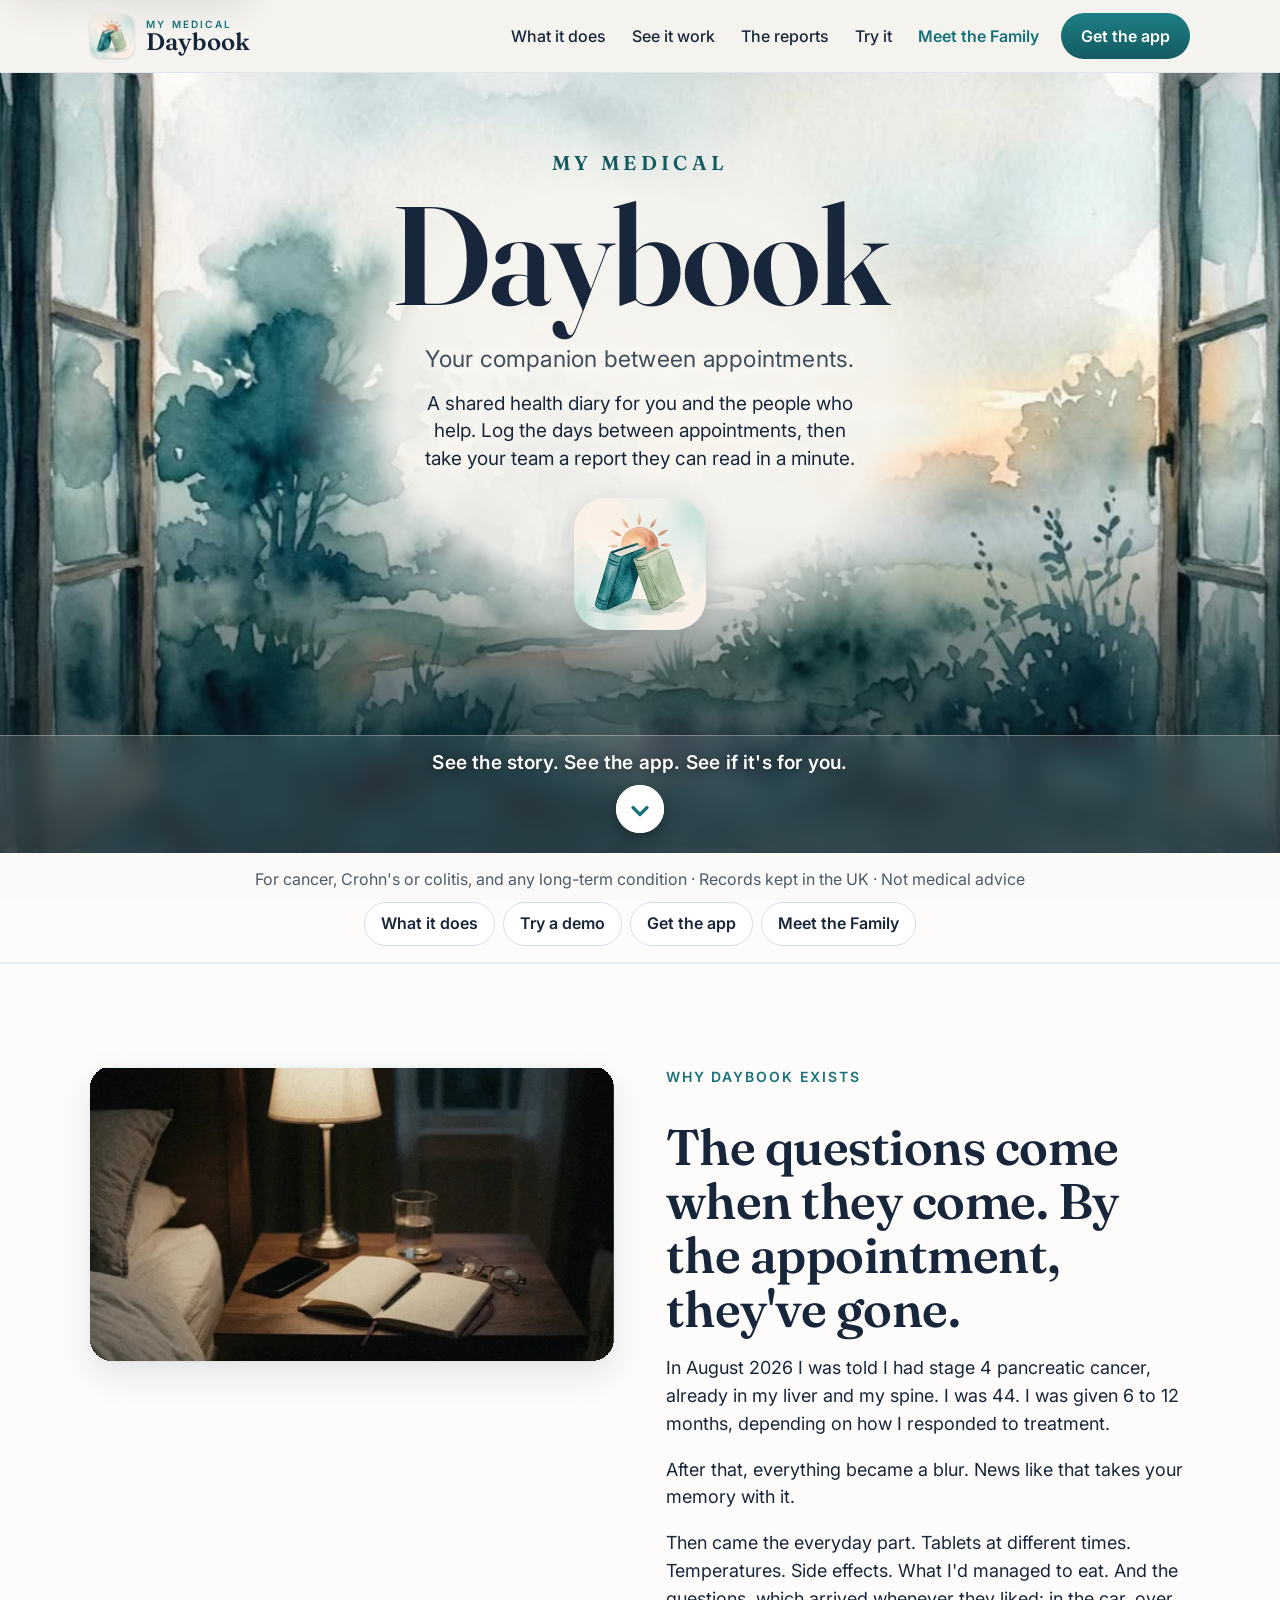
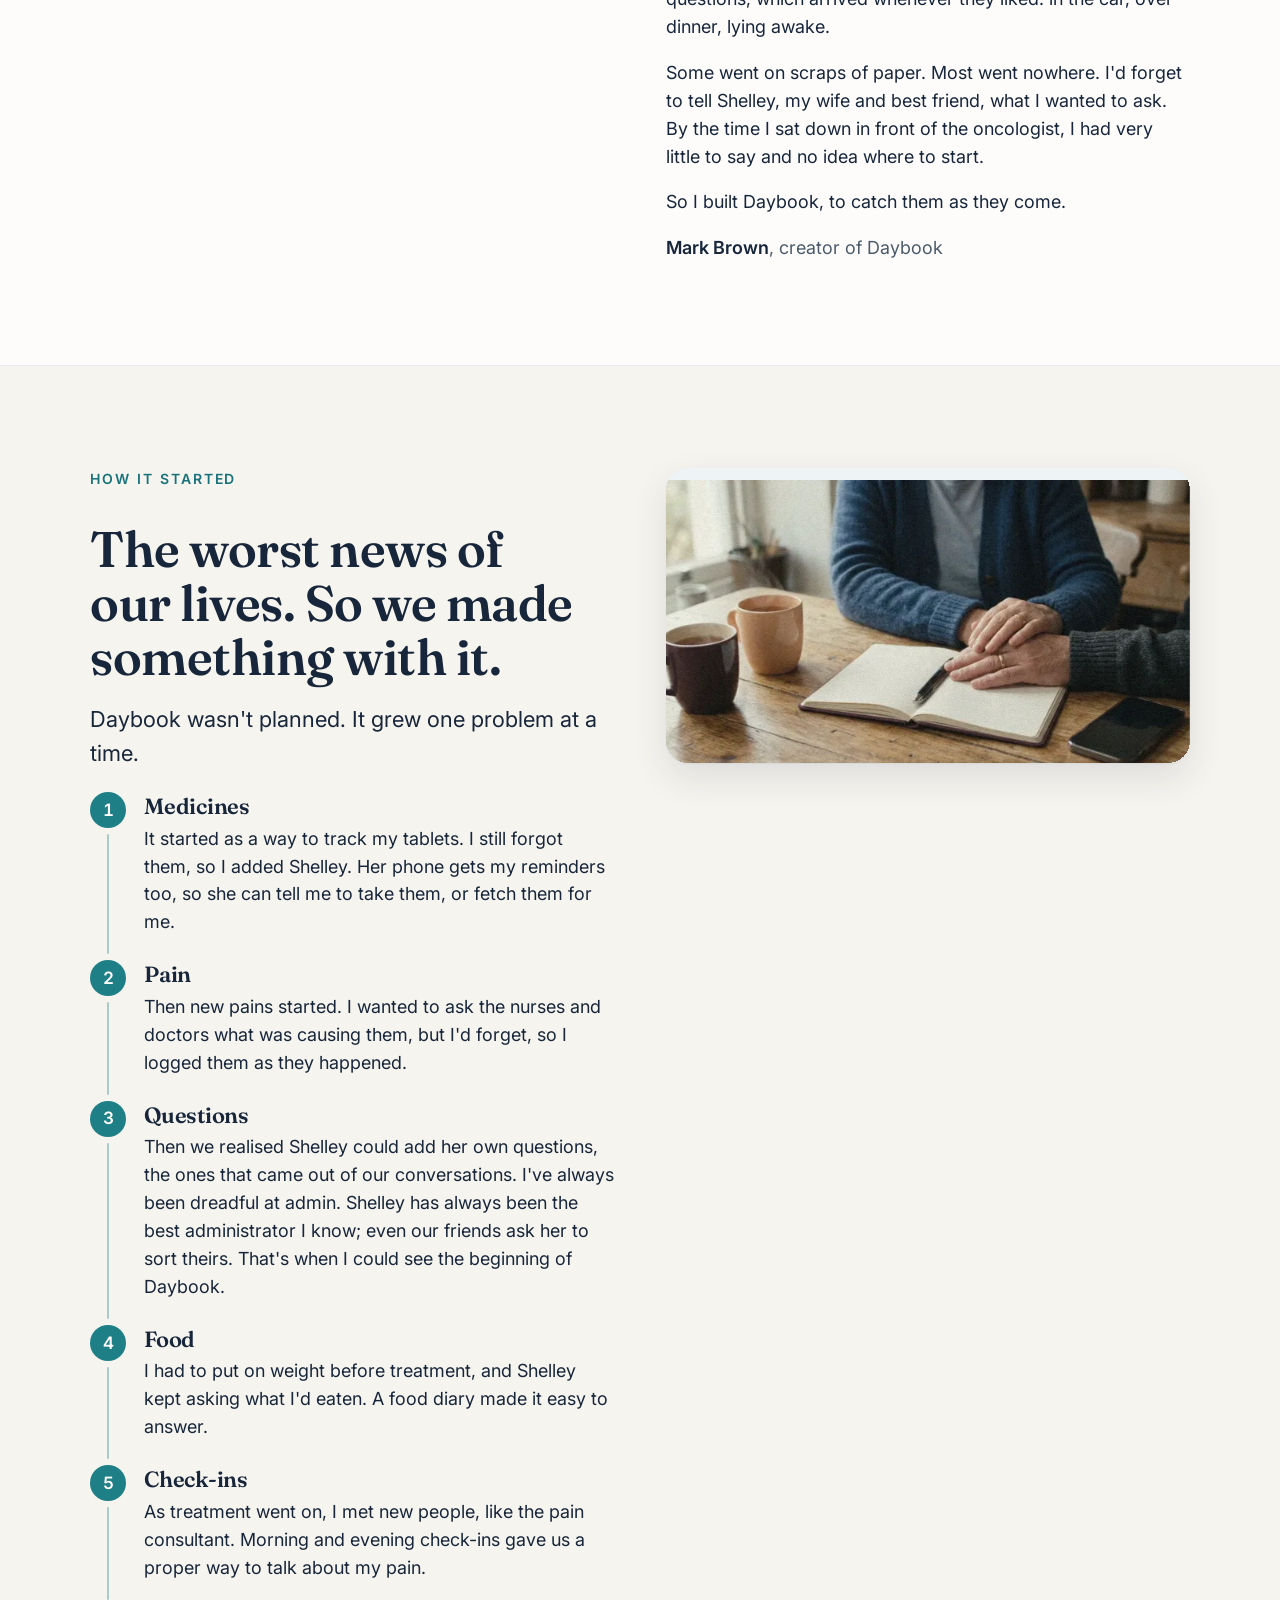
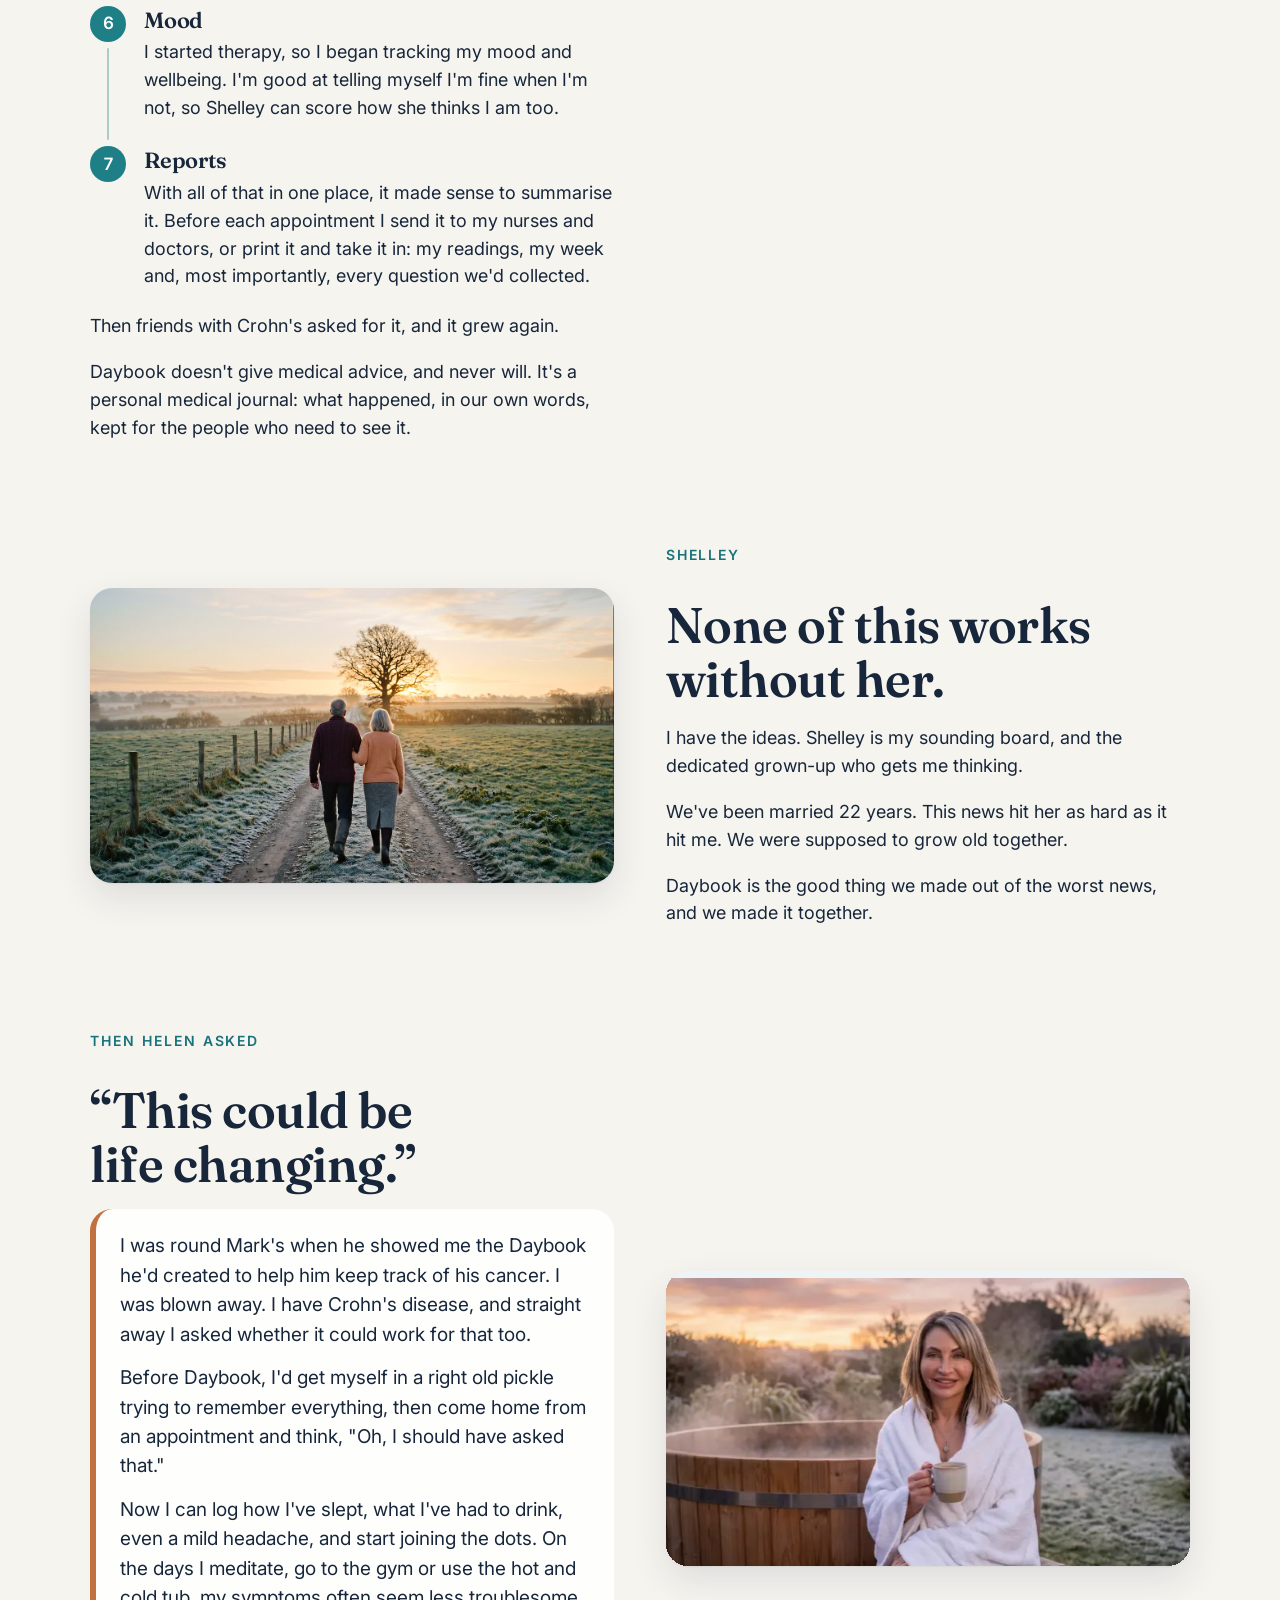
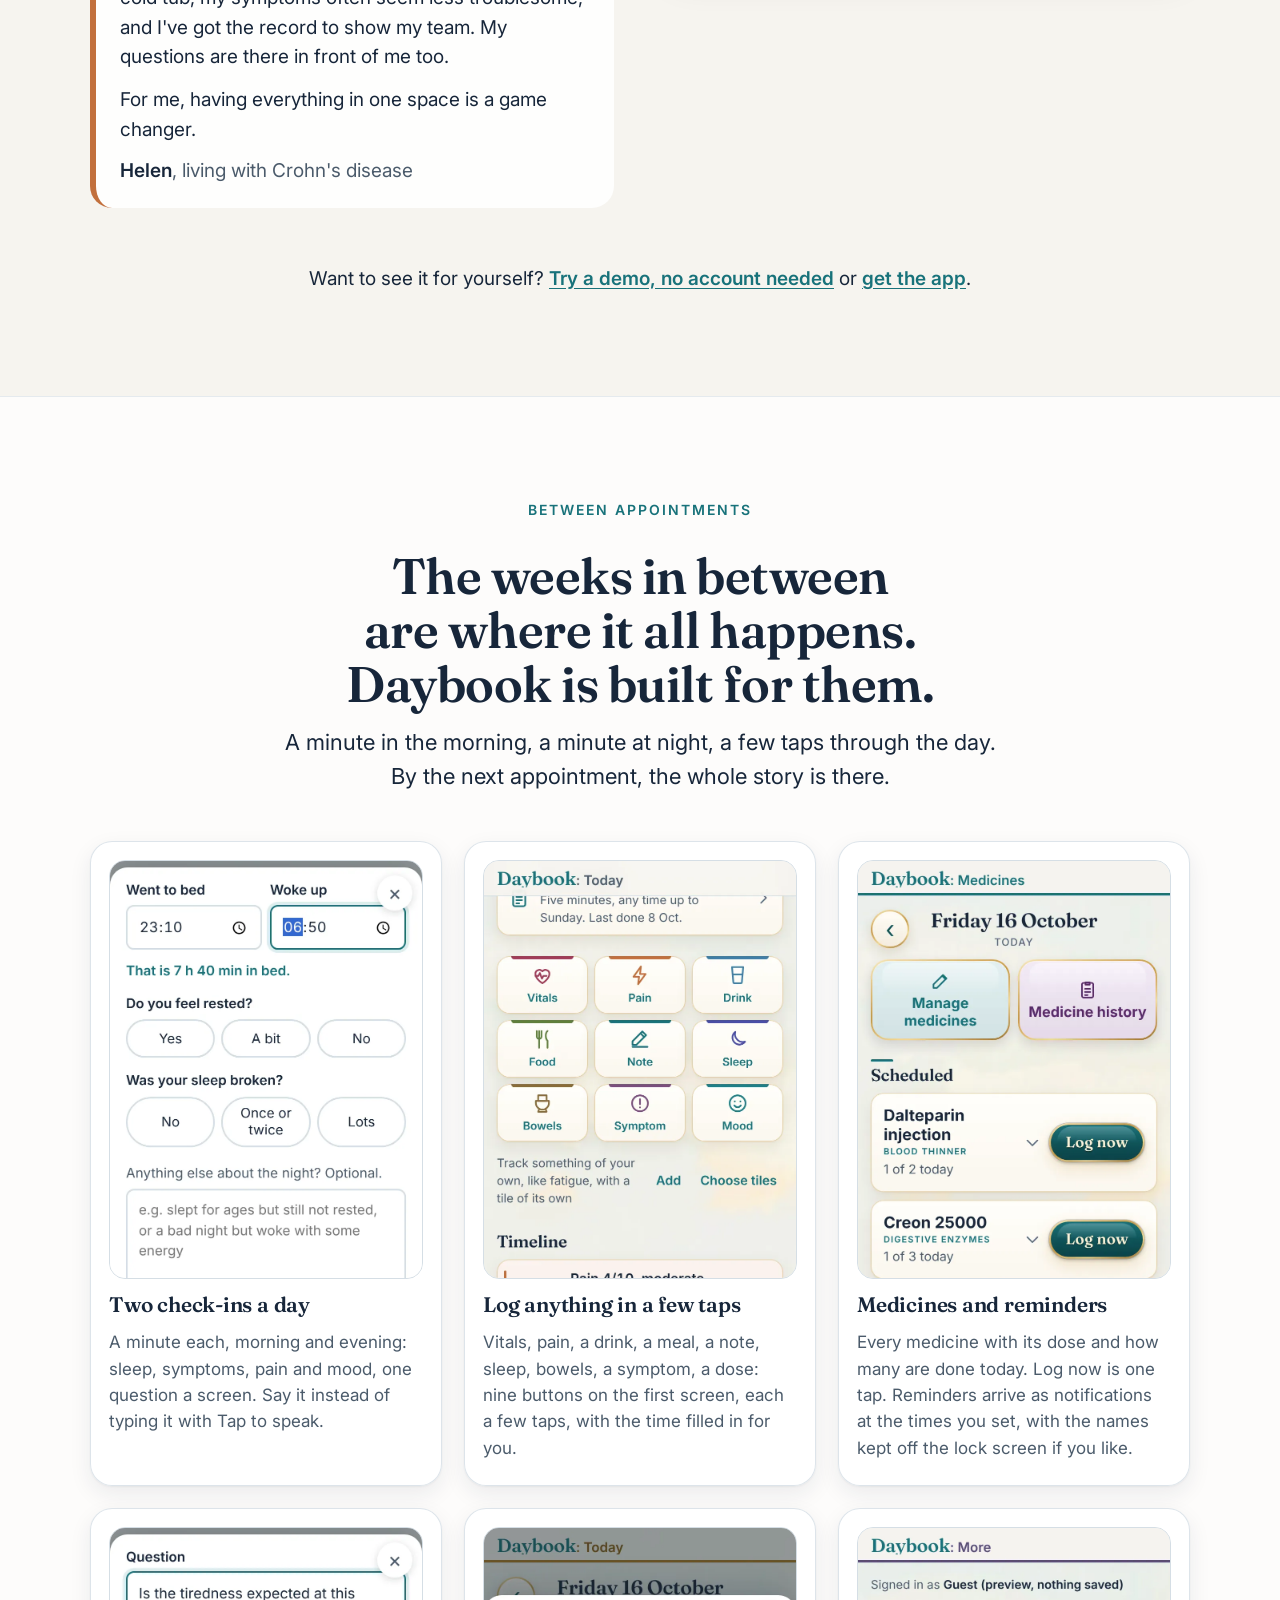
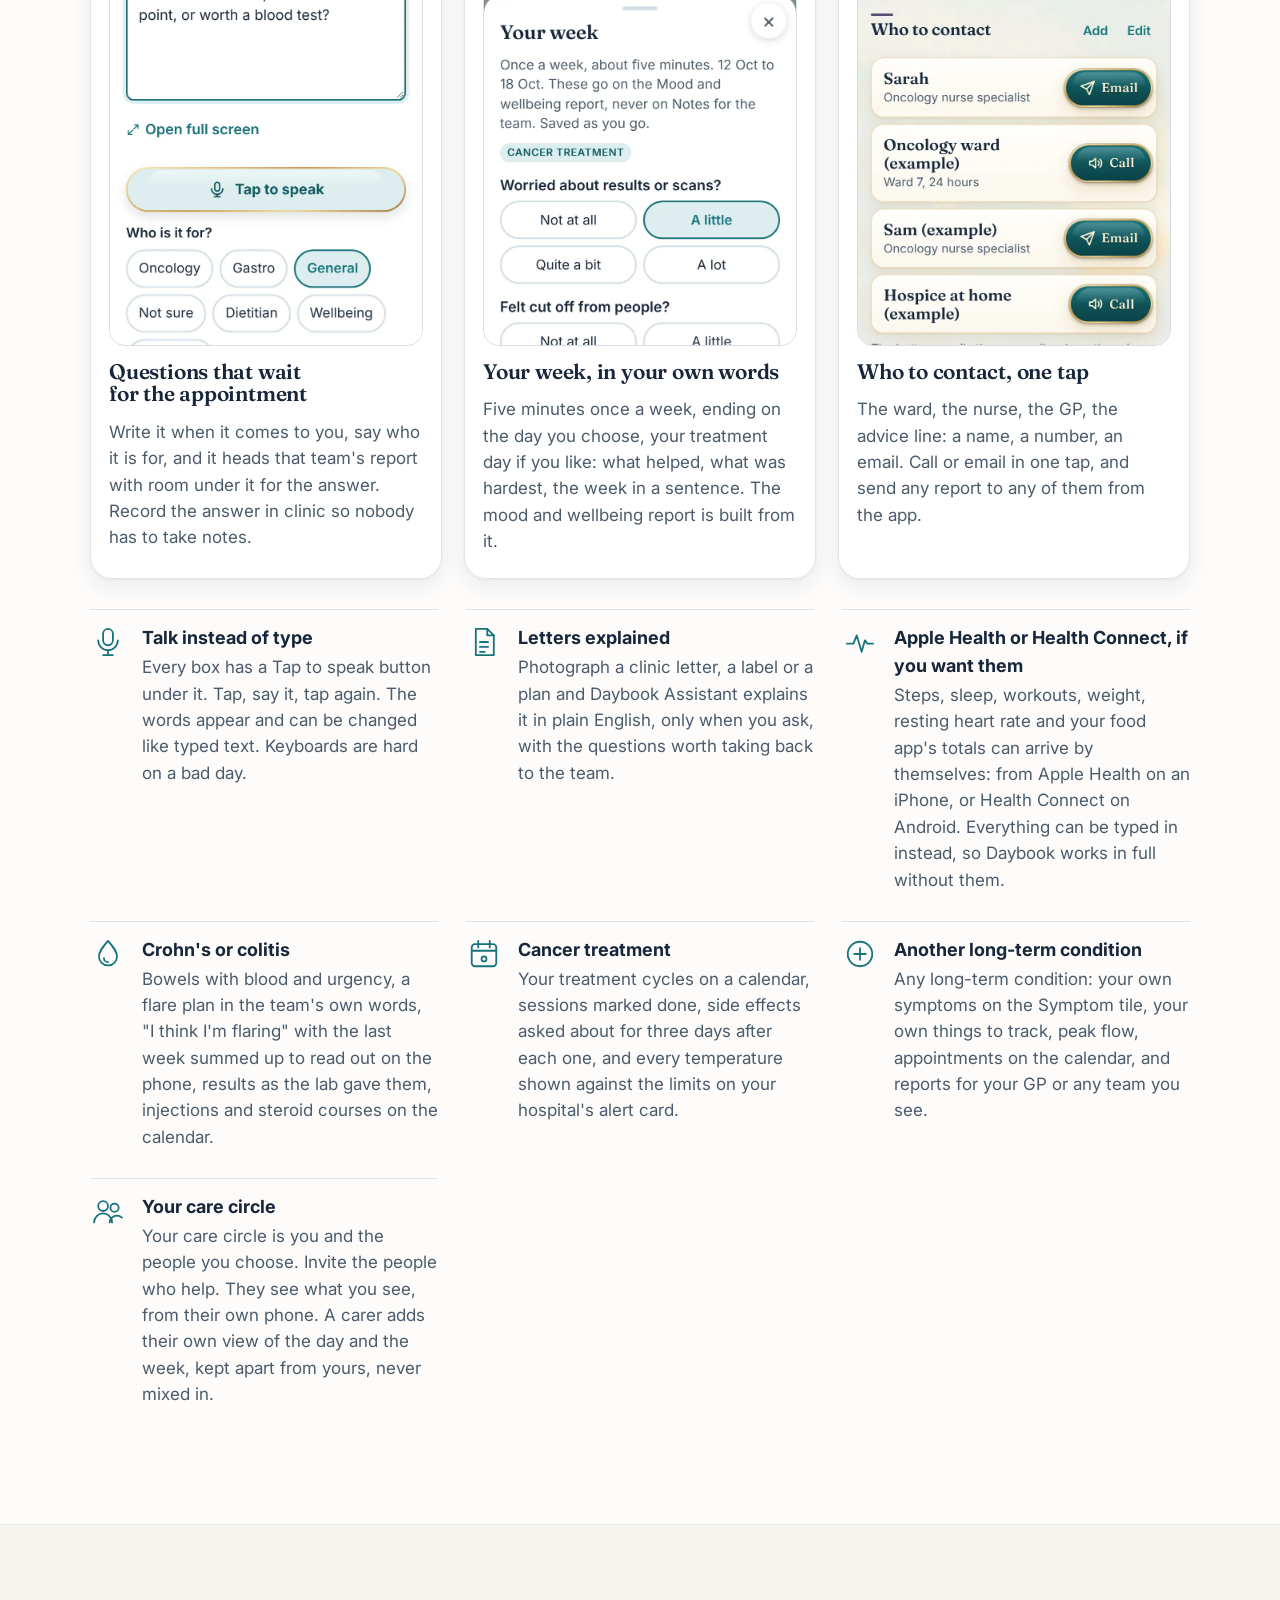
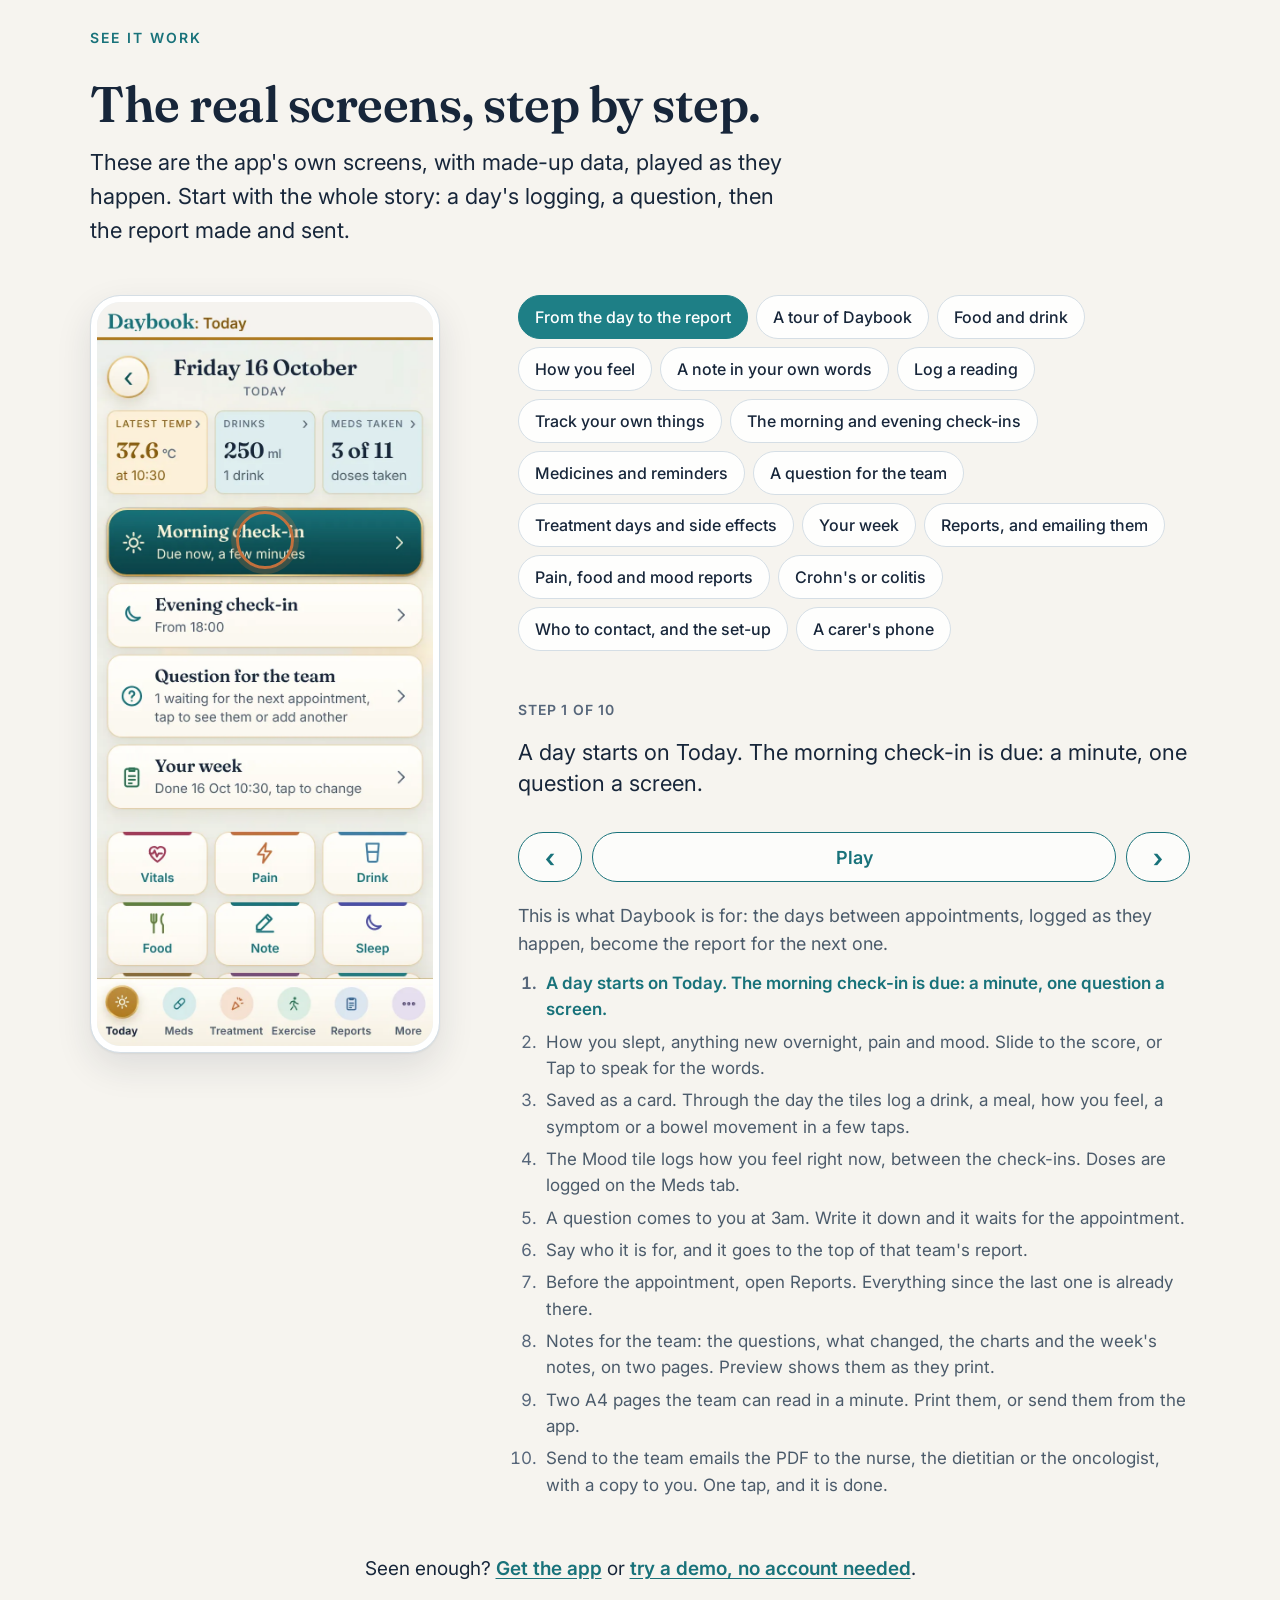
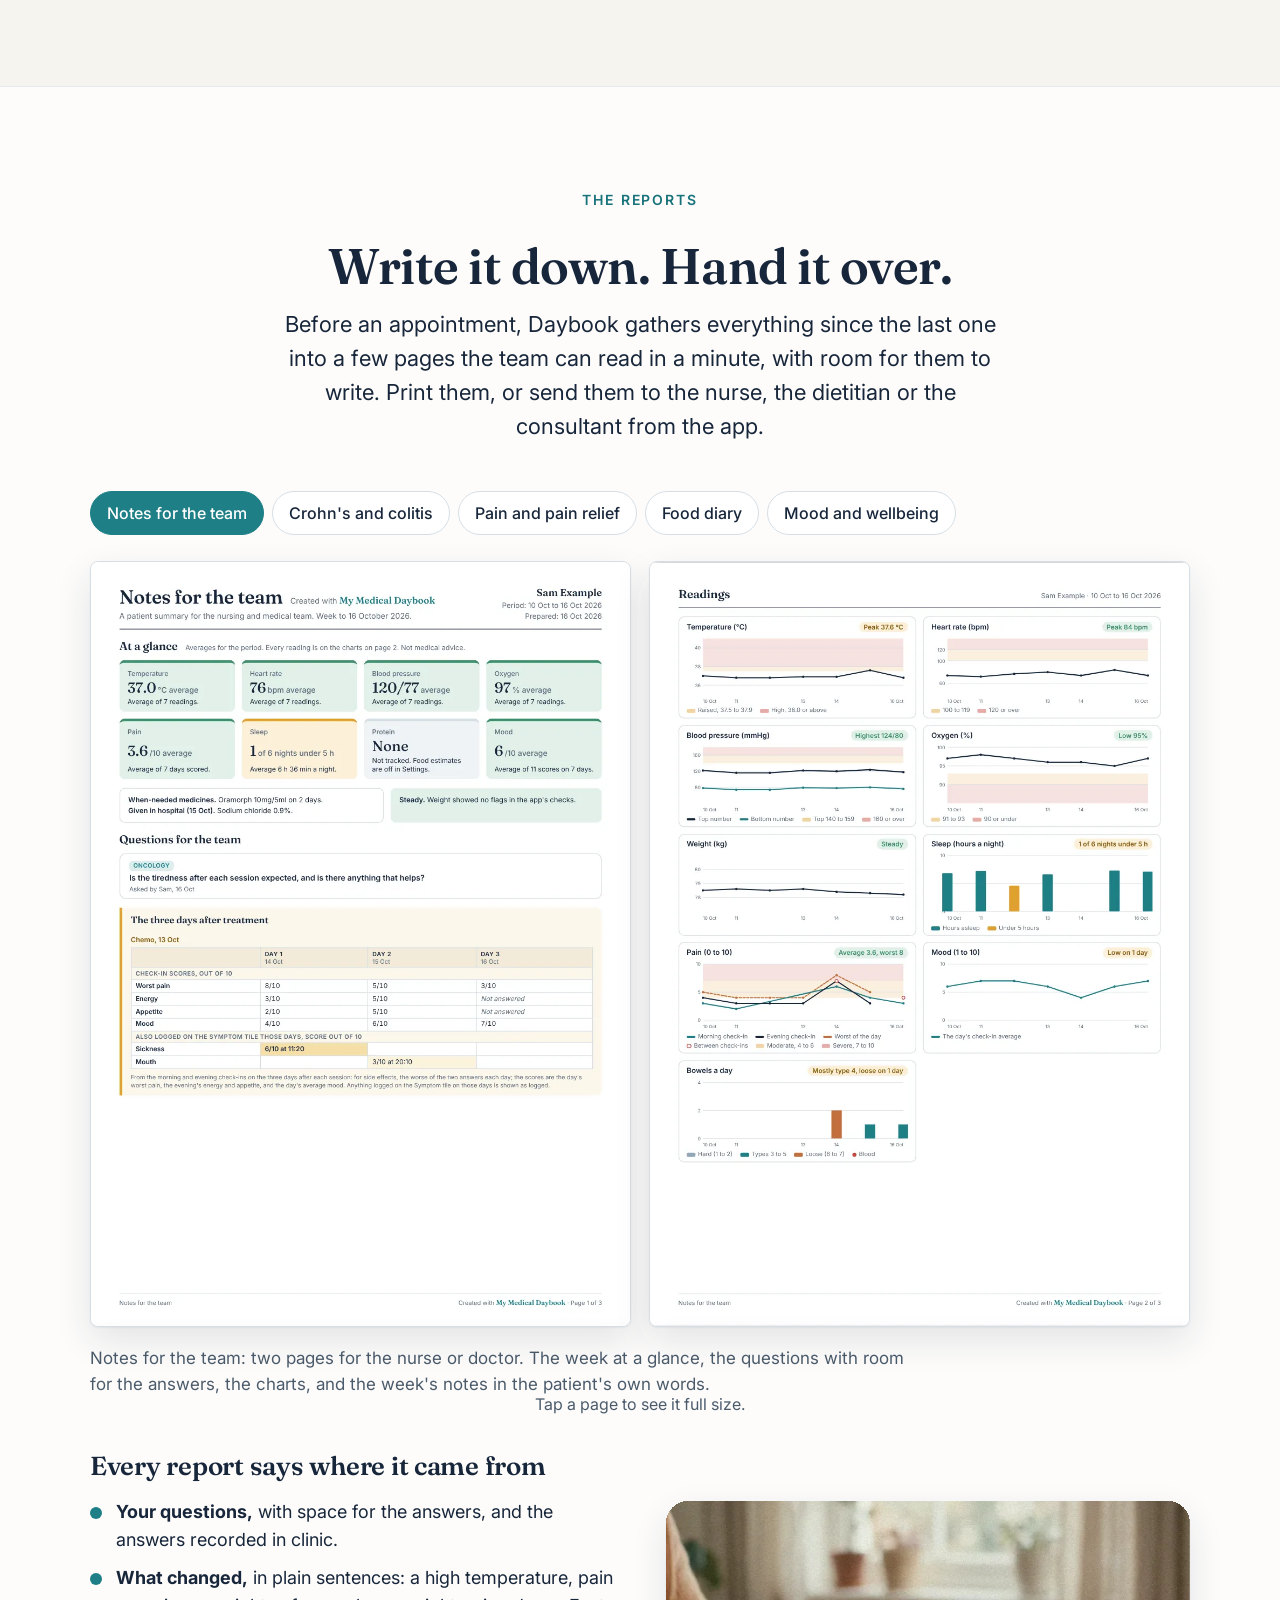
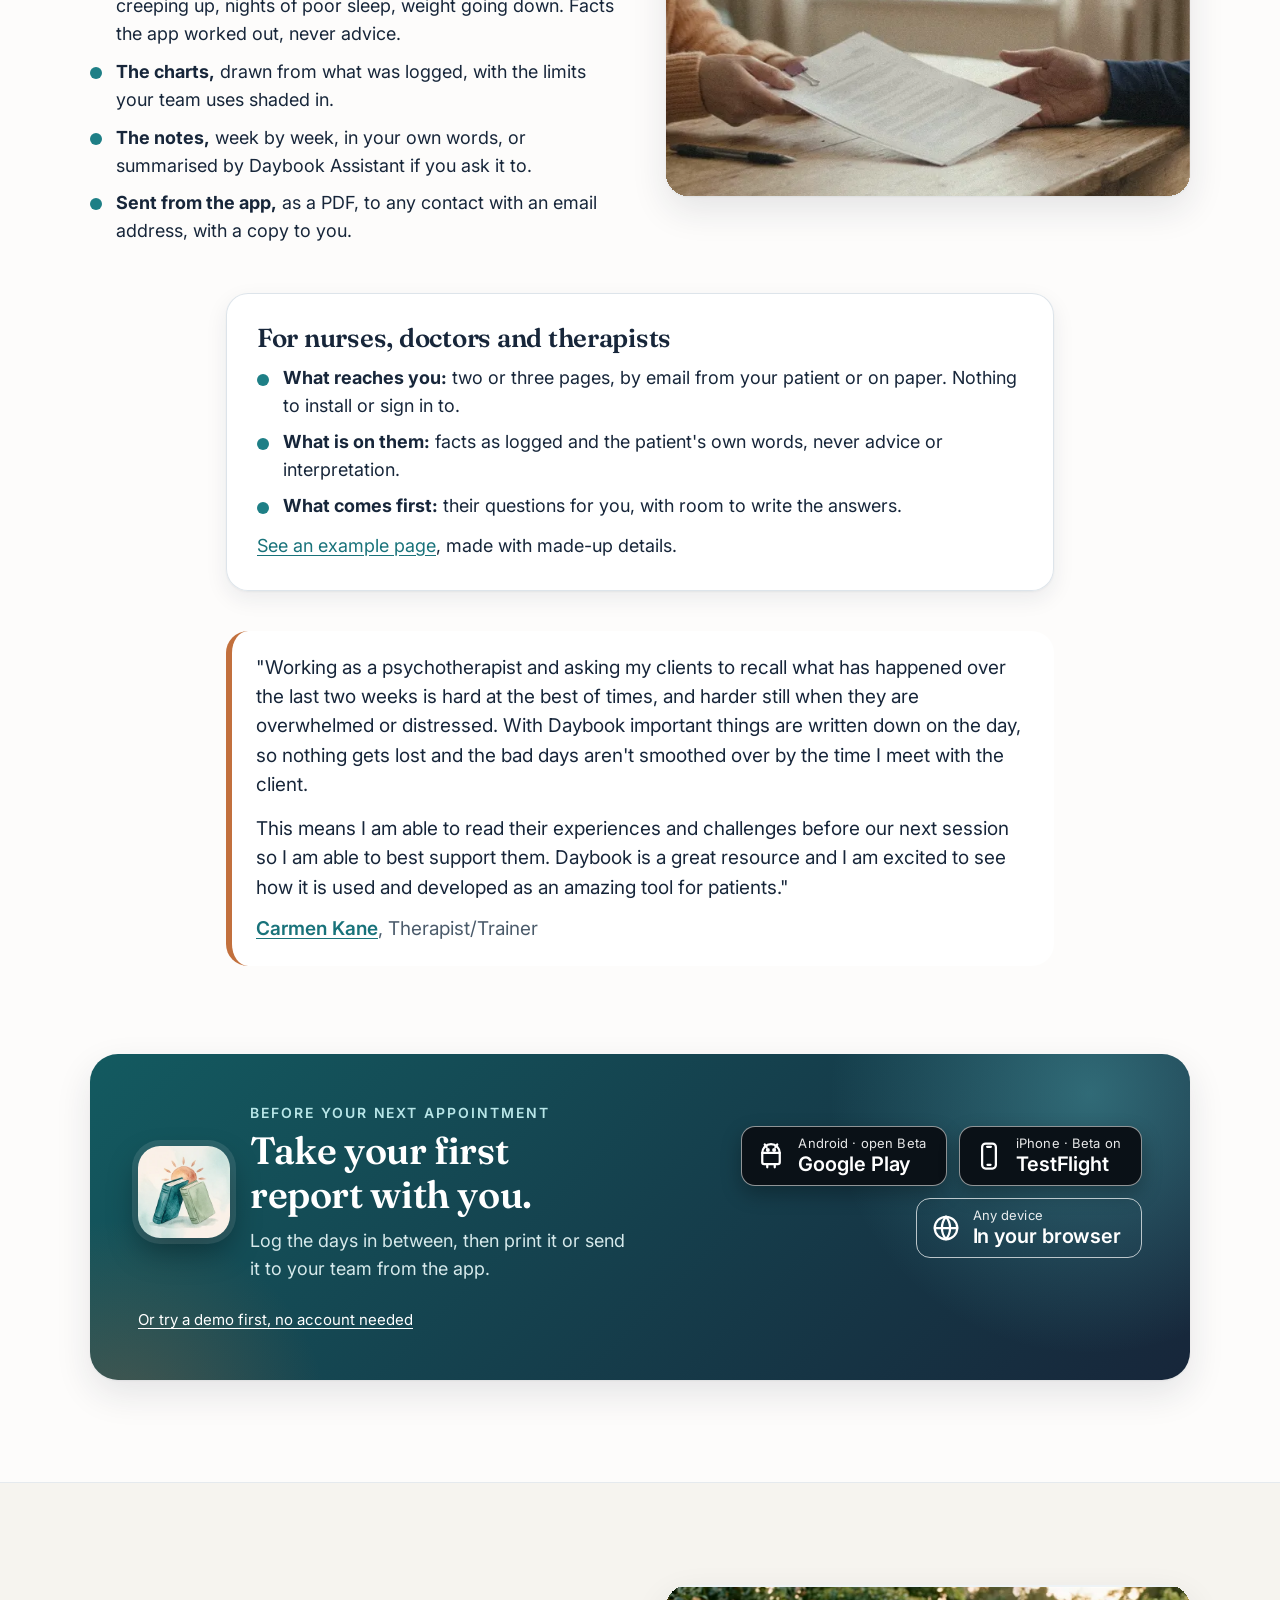
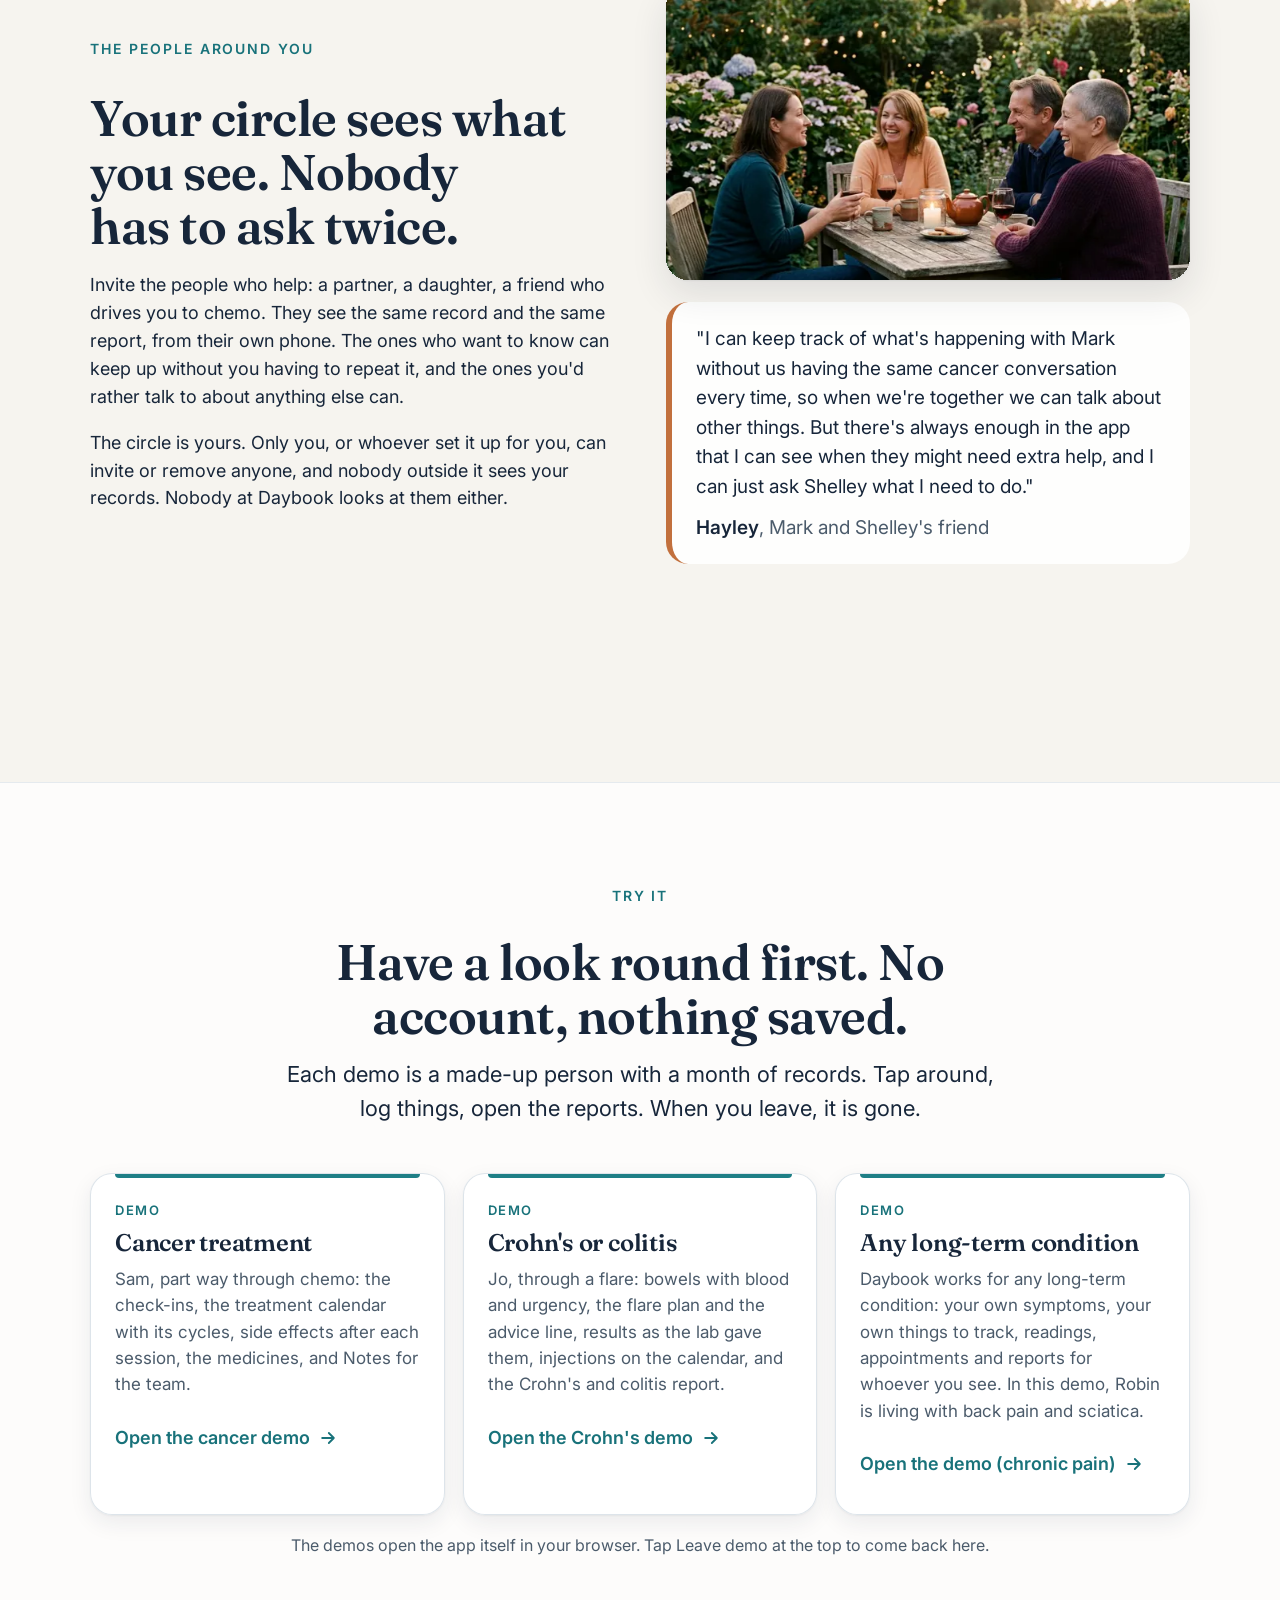
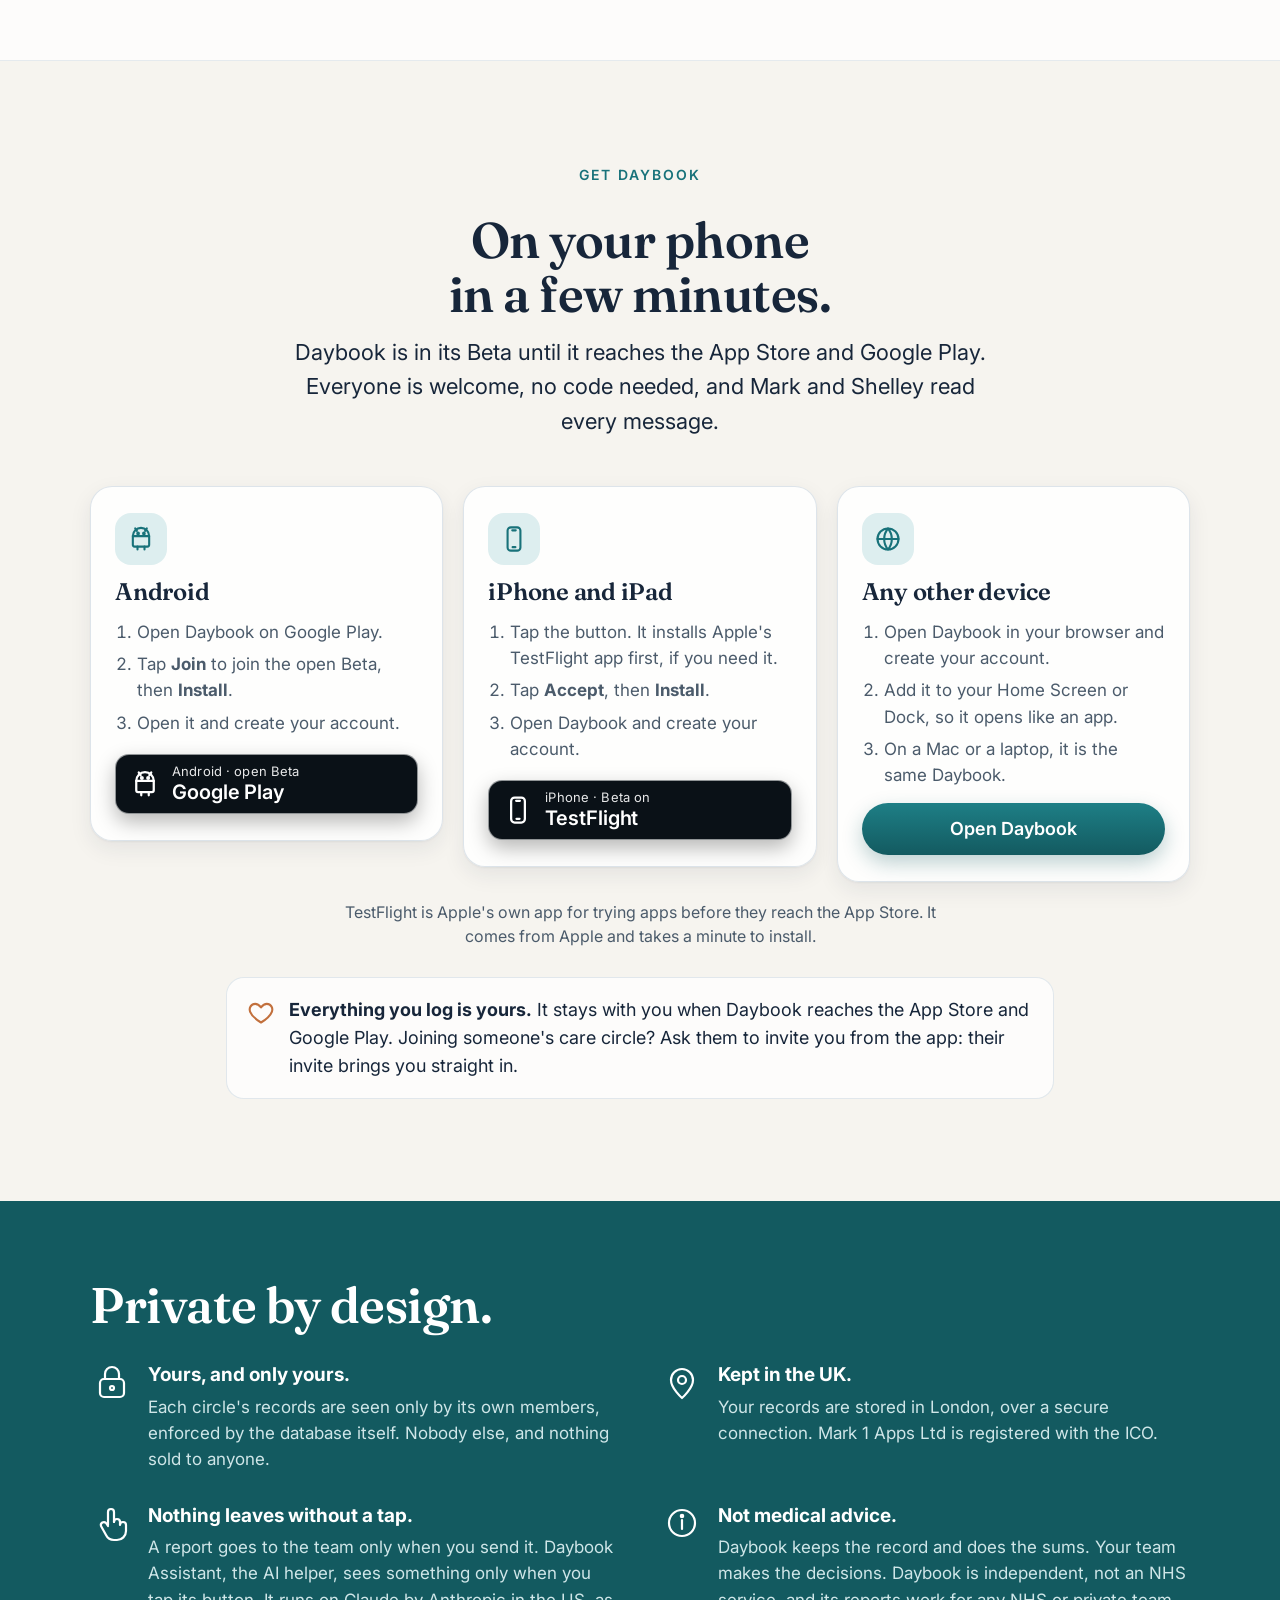
<file: index.html>
<!doctype html>
<html lang="en-GB">
<head>
  <meta charset="utf-8">
  <meta name="viewport" content="width=device-width, initial-scale=1, viewport-fit=cover">
  <title>My Medical Daybook: your companion between appointments</title>
  <meta name="description" content="A private daybook for anyone with a condition and a care team. The days between appointments, logged as they happen, turned into a report your nurse or doctor can read in a minute.">
  <meta name="theme-color" content="#F6F4EF" media="(prefers-color-scheme: light)">
  <meta name="theme-color" content="#0F1B24" media="(prefers-color-scheme: dark)">
  <meta property="og:title" content="My Medical Daybook">
  <meta property="og:description" content="Your companion between appointments. The readings, notes and questions from every day in between, turned into pages your nurse or doctor can read in a minute.">
  <meta property="og:image" content="https://mymedicaldaybook.co.uk/media/opener-poster.jpg">
  <meta property="og:type" content="website">
  <link rel="canonical" href="https://mymedicaldaybook.co.uk/">
  <meta property="og:url" content="https://mymedicaldaybook.co.uk/">
  <meta property="og:site_name" content="My Medical Daybook">
  <meta property="og:locale" content="en_GB">
  <meta name="twitter:card" content="summary_large_image">
  <link rel="icon" href="icons/favicon-32.png" sizes="32x32" type="image/png">
  <link rel="icon" href="icons/favicon-64.png" sizes="64x64" type="image/png">
  <link rel="apple-touch-icon" href="icons/apple-touch-icon.png">
  <link rel="preconnect" href="https://fonts.googleapis.com">
  <link rel="preconnect" href="https://fonts.gstatic.com" crossorigin>
  <link rel="stylesheet" href="https://fonts.googleapis.com/css2?family=Fraunces:opsz,wght@9..144,600&family=Inter:wght@400;500;600&display=swap">
  <link rel="stylesheet" href="css/site.css?v=21">
  <script type="application/ld+json">{"@context":"https://schema.org","@graph":[{"@type":"WebSite","@id":"https://mymedicaldaybook.co.uk/#website","url":"https://mymedicaldaybook.co.uk/","name":"My Medical Daybook","alternateName":"Daybook","description":"Your companion between appointments.","inLanguage":"en-GB"},{"@type":"Organization","@id":"https://mymedicaldaybook.co.uk/#org","name":"Mark 1 Apps Ltd","url":"https://mymedicaldaybook.co.uk/","logo":"https://mymedicaldaybook.co.uk/icons/icon-512.png"}]}</script>
  <script>document.documentElement.classList.add('js');</script>
</head>
<body>
  <a class="skip" href="#main">Skip to the main content</a>

  <header class="top">
    <div class="wrap">
      <a class="lockup" href="#top">
        <img src="icons/icon-96.png" alt="" width="44" height="44">
        <span><span class="pre">My Medical</span><span class="name">Daybook</span><span class="sr-only">, home</span></span>
      </a>
      <nav aria-label="Site">
        <a class="navlink" href="#does">What it does</a>
        <a class="navlink" href="#guide">See it work</a>
        <a class="navlink" href="#reports">The reports</a>
        <a class="navlink keep" href="#try">Try it</a>
        <a class="navlink family" href="family.html"><span class="long">Meet the Family</span><span class="short">Family</span></a>
        <a class="btn" href="#get">Get the app</a>
      </nav>
    </div>
  </header>

  <main id="main">

    <!-- 1. The opening: the app's own first screen -->
    <section class="hero" id="top" aria-labelledby="h-open">
      <div class="film">
        <img src="media/opener-poster.jpg" alt="" width="1280" height="720" fetchpriority="high">
        <video muted playsinline preload="auto" poster="media/opener-poster.jpg" aria-hidden="true" tabindex="-1">
          <source src="media/opener.mp4" type="video/mp4">
        </video>
      </div>
      <div class="hero-top hero-in">
        <h1 id="h-open"><span class="hero-pre">My Medical</span><span class="hero-brand">Daybook</span></h1>
        <p class="hero-strap">Your companion between appointments.</p>
        <p class="hero-what">A shared health diary for you and the people who help. Log the days between appointments, then take your team a report they can read in a minute.</p>
        <picture><source type="image/webp" srcset="icons/icon-264.webp"><img class="hero-icon" src="icons/icon-192.png" alt="" width="120" height="120"></picture>
      </div>
      <a class="hero-band" href="#why"><span class="band-main"><span>See the story.</span> <span>See the app.</span> <span>See if it's for you.</span></span><span class="cue" aria-hidden="true"><svg viewBox="0 0 24 24"><path d="M6 9l6 6 6-6"/></svg></span></a>
    </section>

    <!-- A way through for phones, and who it is for, before anything is asked (review, 22 November 2026) -->
    <nav class="jump" aria-label="Jump to">
      <div class="wrap">
        <p class="jump-for">For cancer, Crohn's or colitis, and any long-term condition <span aria-hidden="true">&middot;</span> Records kept in the UK <span aria-hidden="true">&middot;</span> Not medical advice</p>
        <div class="jump-links">
          <a href="#does">What it does</a>
          <a href="#try">Try a demo</a>
          <a href="#get">Get the app</a>
          <a href="family.html">Meet the Family</a>
        </div>
      </div>
    </nav>

    <!-- 2. Why it exists -->
    <section class="sec solid" id="why" aria-labelledby="h-gap">
      <div class="wrap grid2">
        <figure class="reveal">
          <div class="pic parallax">
            <picture>
              <source type="image/webp" srcset="media/night-800.webp?v=2 800w, media/night-1600.webp?v=2 1600w" sizes="(min-width: 900px) 560px, 100vw">
              <img src="media/night-1600.jpg?v=2" srcset="media/night-800.jpg?v=2 800w, media/night-1600.jpg?v=2 1600w" sizes="(min-width: 900px) 560px, 100vw" alt="A bedside table at night with a lamp, a glass of water, reading glasses, a phone and an open notebook with a pen." width="1600" height="873" loading="lazy">
            </picture>
          </div>
        </figure>
        <div class="text reveal d1">
          <p class="kicker">Why Daybook exists</p>
          <h2 id="h-gap">The questions come when they come. By the appointment, they've gone.</h2>
          <p>In August 2026 I was told I had stage 4 pancreatic cancer, already in my liver and my spine. I was 44. I was given 6 to 12 months, depending on how I responded to treatment.</p>
          <p>After that, everything became a blur. News like that takes your memory with it.</p>
          <p>Then came the everyday part. Tablets at different times. Temperatures. Side effects. What I'd managed to eat. And the questions, which arrived whenever they liked: in the car, over dinner, lying awake.</p>
          <p>Some went on scraps of paper. Most went nowhere. I'd forget to tell Shelley, my wife and best friend, what I wanted to ask. By the time I sat down in front of the oncologist, I had very little to say and no idea where to start.</p>
          <p>So I built Daybook, to catch them as they come.</p>
          <p class="by">Mark Brown<span>, creator of Daybook</span></p>
        </div>
      </div>
    </section>

    <!-- 3. How it started, one problem at a time, and Shelley -->
    <section class="sec" aria-labelledby="h-list">
      <div class="wrap grid2 flip story">
        <figure class="reveal">
          <div class="pic parallax">
            <picture>
              <source type="image/webp" srcset="media/table-800.webp?v=2 800w, media/table-1600.webp?v=2 1600w" sizes="(min-width: 900px) 560px, 100vw">
              <img src="media/table-1600.jpg?v=2" srcset="media/table-800.jpg?v=2 800w, media/table-1600.jpg?v=2 1600w" sizes="(min-width: 900px) 560px, 100vw" alt="Two people's hands rest together on an open notebook at a kitchen table, beside two mugs of tea." width="1600" height="873" loading="lazy">
            </picture>
          </div>
        </figure>
        <div class="text reveal d1">
          <p class="kicker">How it started</p>
          <h2 id="h-list">The worst news of our lives. So we made something with it.</h2>
          <p class="lead">Daybook wasn't planned. It grew one problem at a time.</p>
          <ol class="grew">
            <li><h3>Medicines</h3><p>It started as a way to track my tablets. I still forgot them, so I added Shelley. Her phone gets my reminders too, so she can tell me to take them, or fetch them for me.</p></li>
            <li><h3>Pain</h3><p>Then new pains started. I wanted to ask the nurses and doctors what was causing them, but I'd forget, so I logged them as they happened.</p></li>
            <li><h3>Questions</h3><p>Then we realised Shelley could add her own questions, the ones that came out of our conversations. I've always been dreadful at admin. Shelley has always been the best administrator I know; even our friends ask her to sort theirs. That's when I could see the beginning of Daybook.</p></li>
            <li><h3>Food</h3><p>I had to put on weight before treatment, and Shelley kept asking what I'd eaten. A food diary made it easy to answer.</p></li>
            <li><h3>Check-ins</h3><p>As treatment went on, I met new people, like the pain consultant. Morning and evening check-ins gave us a proper way to talk about my pain.</p></li>
            <li><h3>Mood</h3><p>I started therapy, so I began tracking my mood and wellbeing. I'm good at telling myself I'm fine when I'm not, so Shelley can score how she thinks I am too.</p></li>
            <li><h3>Reports</h3><p>With all of that in one place, it made sense to summarise it. Before each appointment I send it to my nurses and doctors, or print it and take it in: my readings, my week and, most importantly, every question we'd collected.</p></li>
          </ol>
          <p>Then friends with Crohn's asked for it, and it grew again.</p>
          <p>Daybook doesn't give medical advice, and never will. It's a personal medical journal: what happened, in our own words, kept for the people who need to see it.</p>
        </div>
      </div>
      <div class="wrap grid2 shelley">
        <figure class="reveal">
          <div class="pic film-walk">
            <img src="media/walk-poster-1280.jpg" srcset="media/walk-poster-1280.jpg 1280w, media/walk-poster-1920.jpg 1920w" sizes="(min-width: 900px) 560px, 100vw" alt="A couple in their late fifties walk arm in arm along a frosty farm track towards a lone oak tree at sunrise." width="1280" height="720" loading="lazy">
            <video class="walk" muted playsinline preload="none" aria-hidden="true" tabindex="-1" data-src-720="media/walk-720.mp4" data-src-1280="media/walk-1280.mp4"></video>
          </div>
        </figure>
        <div class="text reveal d1">
          <p class="kicker">Shelley</p>
          <h2 id="h-shelley">None of this works without her.</h2>
          <p>I have the ideas. Shelley is my sounding board, and the dedicated grown-up who gets me thinking.</p>
          <p>We've been married 22 years. This news hit her as hard as it hit me. We were supposed to grow old together.</p>
          <p>Daybook is the good thing we made out of the worst news, and we made it together.</p>
        </div>
      </div>
      <!-- Helen's own words, shortened with her agreement, and the photo she chose (21 October 2026) -->
      <div class="wrap grid2 flip shelley">
        <div class="text reveal">
          <p class="kicker">Then Helen asked</p>
          <h2 id="h-helen">&ldquo;This could be life changing.&rdquo;</h2>
          <blockquote class="quote">
            <p>I was round Mark's when he showed me the Daybook he'd created to help him keep track of his cancer. I was blown away. I have Crohn's disease, and straight away I asked whether it could work for that too.</p>
            <p>Before Daybook, I'd get myself in a right old pickle trying to remember everything, then come home from an appointment and think, "Oh, I should have asked that."</p>
            <p>Now I can log how I've slept, what I've had to drink, even a mild headache, and start joining the dots. On the days I meditate, go to the gym or use the hot and cold tub, my symptoms often seem less troublesome, and I've got the record to show my team. My questions are there in front of me too.</p>
            <p>For me, having everything in one space is a game changer.</p>
            <p class="by">Helen<span>, living with Crohn's disease</span></p>
          </blockquote>
        </div>
        <figure class="reveal d1">
          <div class="pic parallax">
            <picture>
              <source type="image/webp" srcset="media/helen-800.webp 800w, media/helen-1600.webp 1600w" sizes="(min-width: 900px) 560px, 100vw">
              <img src="media/helen-1600.jpg" srcset="media/helen-800.jpg 800w, media/helen-1600.jpg 1600w" sizes="(min-width: 900px) 560px, 100vw" alt="A woman wrapped in a white robe sits on a bench beside a steaming wooden hot tub in a frosty garden at sunrise, smiling, with a mug of tea in her hand." width="1600" height="873" loading="lazy">
            </picture>
          </div>
        </figure>
      </div>
      <!-- After the story: a quiet way on, not a second pitch (review, 22 November 2026) -->
      <div class="wrap"><p class="softcta reveal">Want to see it for yourself? <a href="#try">Try a demo, no account needed</a> or <a href="#get">get the app</a>.</p></div>
    </section>

    <!-- 4. What it does, between appointments -->
    <section class="sec solid" id="does" aria-labelledby="h-does">
      <div class="wrap">
        <div class="sec-head centre reveal">
          <p class="kicker">Between appointments</p>
          <h2 id="h-does">The weeks in between are where it all happens. Daybook is built for them.</h2>
          <p class="lead">A minute in the morning, a minute at night, a few taps through the day. By the next appointment, the whole story is there.</p>
        </div>
        <div class="features">
          <article class="feat reveal">
            <div class="shot"><img src="guide/checkin-2.webp" alt="The morning check-in: one question on the screen, a slider from 1 to 10, and Back, Skip and Next underneath." width="780" height="1688" loading="lazy"></div>
            <h3>Two check-ins a day</h3>
            <p>A minute each, morning and evening: sleep, symptoms, pain and mood, one question a screen. Say it instead of typing it with Tap to speak.</p>
          </article>
          <article class="feat reveal d1">
            <div class="shot"><img src="guide/reading-1.webp" alt="Today in Daybook: the day's check-ins, then nine tiles, Vitals, Pain, Drink, Food, Note, Sleep, Bowels, Symptom and Medicine." width="780" height="1688" loading="lazy"></div>
            <h3>Log anything in a few taps</h3>
            <p>Vitals, pain, a drink, a meal, a note, sleep, bowels, a symptom, a dose: nine buttons on the first screen, each a few taps, with the time filled in for you.</p>
          </article>
          <article class="feat reveal d2">
            <div class="shot"><img src="guide/meds-1.webp" alt="The Meds tab: each medicine as a card with its name, how many doses are done today, and a Log now button." width="780" height="1688" loading="lazy"></div>
            <h3>Medicines and reminders</h3>
            <p>Every medicine with its dose and how many are done today. Log now is one tap. Reminders arrive as notifications at the times you set, with the names kept off the lock screen if you like.</p>
          </article>
          <article class="feat reveal">
            <div class="shot"><img src="guide/question-2.webp" alt="A question for the team being typed, with chips for who it is for: Oncology, Gastro, General, Not sure, Dietitian, Wellbeing, Pain team." width="780" height="1688" loading="lazy"></div>
            <h3>Questions that wait for the appointment</h3>
            <p>Write it when it comes to you, say who it is for, and it heads that team's report with room under it for the answer. Record the answer in clinic so nobody has to take notes.</p>
          </article>
          <article class="feat reveal d1">
            <div class="shot"><img src="guide/week-2.webp" alt="Your week: a question with four word answers to tap, Not at all, A little, Quite a bit, A lot." width="780" height="1688" loading="lazy"></div>
            <h3>Your week, in your own words</h3>
            <p>Five minutes once a week, ending on the day you choose, your treatment day if you like: what helped, what was hardest, the week in a sentence. The mood and wellbeing report is built from it.</p>
          </article>
          <article class="feat reveal d2">
            <div class="shot"><img src="guide/contacts-3.webp" alt="Who to contact on More: a nurse's card with her role, number and email, and Call and Email buttons." width="780" height="1688" loading="lazy"></div>
            <h3>Who to contact, one tap</h3>
            <p>The ward, the nurse, the GP, the advice line: a name, a number, an email. Call or email in one tap, and send any report to any of them from the app.</p>
          </article>
        </div>
        <div class="also reveal">
          <div class="it">
            <svg viewBox="0 0 44 44" aria-hidden="true" fill="none" stroke="currentColor" stroke-width="2.2" stroke-linecap="round" stroke-linejoin="round"><rect x="16" y="6" width="12" height="20" rx="6"/><path d="M10 20a12 12 0 0 0 24 0M22 32v6M16 38h12"/></svg>
            <div><b>Talk instead of type</b><p>Every box has a Tap to speak button under it. Tap, say it, tap again. The words appear and can be changed like typed text. Keyboards are hard on a bad day.</p></div>
          </div>
          <div class="it">
            <svg viewBox="0 0 44 44" aria-hidden="true" fill="none" stroke="currentColor" stroke-width="2.2" stroke-linecap="round" stroke-linejoin="round"><path d="M12 6h14l8 8v24H12z"/><path d="M26 6v8h8M17 22h10M17 28h10M17 34h6"/></svg>
            <div><b>Letters explained</b><p>Photograph a clinic letter, a label or a plan and Daybook Assistant explains it in plain English, only when you ask, with the questions worth taking back to the team.</p></div>
          </div>
          <div class="it">
            <svg viewBox="0 0 44 44" aria-hidden="true" fill="none" stroke="currentColor" stroke-width="2.2" stroke-linecap="round" stroke-linejoin="round"><path d="M6 24h8l4-10 6 20 4-14 3 4h7"/></svg>
            <div><b>Apple Health or Health Connect, if you want them</b><p>Steps, sleep, workouts, weight, resting heart rate and your food app's totals can arrive by themselves: from Apple Health on an iPhone, or Health Connect on Android. Everything can be typed in instead, so Daybook works in full without them.</p></div>
          </div>
          <div class="it">
            <svg viewBox="0 0 44 44" aria-hidden="true" fill="none" stroke="currentColor" stroke-width="2.2" stroke-linecap="round" stroke-linejoin="round"><path d="M22 6c-7 8-11 13-11 19a11 11 0 0 0 22 0c0-6-4-11-11-19z"/><path d="M17 27a5 5 0 0 0 5 5"/></svg>
            <div><b>Crohn's or colitis</b><p>Bowels with blood and urgency, a flare plan in the team's own words, "I think I'm flaring" with the last week summed up to read out on the phone, results as the lab gave them, injections and steroid courses on the calendar.</p></div>
          </div>
          <div class="it">
            <svg viewBox="0 0 44 44" aria-hidden="true" fill="none" stroke="currentColor" stroke-width="2.2" stroke-linecap="round" stroke-linejoin="round"><rect x="7" y="10" width="30" height="27" rx="4"/><path d="M7 18h30M15 6v8M29 6v8"/><circle cx="22" cy="28" r="3"/></svg>
            <div><b>Cancer treatment</b><p>Your treatment cycles on a calendar, sessions marked done, side effects asked about for three days after each one, and every temperature shown against the limits on your hospital's alert card.</p></div>
          </div>
          <div class="it">
            <svg viewBox="0 0 44 44" aria-hidden="true" fill="none" stroke="currentColor" stroke-width="2.2" stroke-linecap="round" stroke-linejoin="round"><circle cx="22" cy="22" r="15"/><path d="M22 15v14M15 22h14"/></svg>
            <div><b>Another long-term condition</b><p>Any long-term condition: your own symptoms on the Symptom tile, your own things to track, peak flow, appointments on the calendar, and reports for your GP or any team you see.</p></div>
          </div>
          <div class="it">
            <svg viewBox="0 0 44 44" aria-hidden="true" fill="none" stroke="currentColor" stroke-width="2.2" stroke-linecap="round" stroke-linejoin="round"><circle cx="16" cy="16" r="6"/><circle cx="30" cy="18" r="5"/><path d="M5 36a11 11 0 0 1 22 0M24 36a9 9 0 0 1 15-6"/></svg>
            <div><b>Your care circle</b><p>Your care circle is you and the people you choose. Invite the people who help. They see what you see, from their own phone. A carer adds their own view of the day and the week, kept apart from yours, never mixed in.</p></div>
          </div>
        </div>
      </div>
    </section>

    <!-- 5. See it work -->
    <section class="sec" id="guide" aria-labelledby="h-guide">
      <div class="wrap">
        <div class="sec-head reveal">
          <p class="kicker">See it work</p>
          <h2 id="h-guide">The real screens, step by step.</h2>
          <p class="lead">These are the app's own screens, with made-up data, played as they happen. Start with the whole story: a day's logging, a question, then the report made and sent.</p>
        </div>
        <div class="guide reveal d1">
          <div class="chips gchips" id="g-chips" role="group" aria-label="Walk-throughs"><span class="muted">Loading the walk-throughs</span></div>
          <div class="gphone" id="g-phone" role="img" aria-label="Daybook on a phone, playing the chosen walk-through">
            <img id="g-img" src="guide/story-1.webp" alt="" width="780" height="1688">
            <span class="gring" id="g-ring" hidden></span>
          </div>
          <div class="gwords">
            <p class="gstep" id="g-step">Step 1</p>
            <p class="gcap" id="g-cap" aria-live="polite">Loading the walk-through.</p>
            <div class="gctl">
              <button class="btn-ghost arrow" type="button" id="g-prev" aria-label="Previous step">&#8249;</button>
              <button class="btn-ghost play" type="button" id="g-play" aria-pressed="false">Play</button>
              <button class="btn-ghost arrow" type="button" id="g-next" aria-label="Next step">&#8250;</button>
            </div>
            <details class="gall" id="g-all">
              <summary>Read all the steps</summary>
              <p class="gintro" id="g-intro"></p>
              <ol class="glist" id="g-list" aria-label="The steps in words"></ol>
            </details>
          </div>
        </div>
      </div>
      <!-- After the guide: a quiet way on (Mark, 23 November 2026) -->
      <div class="wrap"><p class="softcta reveal">Seen enough? <a href="#get">Get the app</a> or <a href="#try">try a demo, no account needed</a>.</p></div>
    </section>

    <!-- 6. The reports -->
    <section class="sec solid" id="reports" aria-labelledby="h-report">
      <div class="wrap">
        <div class="sec-head centre reveal">
          <p class="kicker">The reports</p>
          <h2 id="h-report">Write it down. Hand it over.</h2>
          <p class="lead">Before an appointment, Daybook gathers everything since the last one into a few pages the team can read in a minute, with room for them to write. Print them, or send them to the nurse, the dietitian or the consultant from the app.</p>
        </div>
        <div class="chips rchips reveal" id="r-chips" role="group" aria-label="Which report to show" data-first="notes">
          <button class="chip" type="button" data-report="notes" aria-pressed="true">Notes for the team</button>
          <button class="chip" type="button" data-report="ibd" aria-pressed="false">Crohn's and colitis</button>
          <button class="chip" type="button" data-report="pain" aria-pressed="false">Pain and pain relief</button>
          <button class="chip" type="button" data-report="food" aria-pressed="false">Food diary</button>
          <button class="chip" type="button" data-report="mood" aria-pressed="false">Mood and wellbeing</button>
        </div>
        <figure class="pages" data-report="notes" data-n="2" data-cap="Notes for the team: two pages for the nurse or doctor. The week at a glance, the questions with room for the answers, the charts, and the week's notes in the patient's own words.">
          <div class="page"><a class="page-open" href="media/report-notes-1.jpg" aria-label="Open this page full size: Notes for the team, page 1"><picture><source type="image/webp" srcset="media/report-notes-1.webp"><img src="media/report-notes-1.jpg" alt="Notes for the team, page 1: eight tiles with the week's temperature, heart rate, blood pressure, oxygen, pain, sleep, protein and mood, the when-needed medicines, the questions, and a table of the three days after treatment." width="1000" height="1415" loading="lazy"></picture></a></div>
          <div class="page"><a class="page-open" href="media/report-notes-2.jpg" aria-label="Open this page full size: Notes for the team, page 2"><picture><source type="image/webp" srcset="media/report-notes-2.webp"><img src="media/report-notes-2.jpg" alt="Notes for the team, page 2: small charts of the week's readings, each with its own key." width="1000" height="1416" loading="lazy"></picture></a></div>
        </figure>
        <figure class="pages" data-report="ibd" data-n="3" data-cap="Crohn's and colitis: bowels, blood and urgency against the person's own usual, flare days and calls to the advice line, injections and steroid courses, results exactly as the lab gave them, and the questions for the gastro team." hidden>
          <div class="page"><a class="page-open" href="media/report-ibd-1.jpg" aria-label="Open this page full size: The Crohn's and colitis report, page 1"><picture><source type="image/webp" srcset="media/report-ibd-1.webp"><img src="media/report-ibd-1.jpg" alt="The Crohn's and colitis report, page 1: tiles for bowels a day, blood, urgency and flare days, four charts, the treatment, the flare plan and the results as given." width="1000" height="1416" loading="lazy"></picture></a></div>
          <div class="page"><a class="page-open" href="media/report-ibd-2.jpg" aria-label="Open this page full size: Page 2"><picture><source type="image/webp" srcset="media/report-ibd-2.webp"><img src="media/report-ibd-2.jpg" alt="Page 2: the month week by week, the flare log, the questions outside the gut, every result with its range, and the questions for the gastro team." width="1000" height="1414" loading="lazy"></picture></a></div>
          <div class="page"><a class="page-open" href="media/report-ibd-3.jpg" aria-label="Open this page full size: Page 3"><picture><source type="image/webp" srcset="media/report-ibd-3.webp"><img src="media/report-ibd-3.jpg" alt="Page 3: a ruled panel for the notes from the appointment." width="1000" height="1414" loading="lazy"></picture></a></div>
        </figure>
        <figure class="pages" data-report="pain" data-n="2" data-cap="Pain and pain relief, for the pain nurse: the morning and evening check-in scores, the worst pain and pain between check-ins, key points in the patient's own words, every dose of pain relief and when the top-ups were taken, and nights broken by pain." hidden>
          <div class="page"><a class="page-open" href="media/report-pain-1.jpg" aria-label="Open this page full size: The Pain and pain relief report, page 1"><picture><source type="image/webp" srcset="media/report-pain-1.webp"><img src="media/report-pain-1.jpg" alt="The Pain and pain relief report, page 1: four tiles, six small charts of the check-in scores, the doses and the sleep, and key points from the scores and in the patient's own words." width="1000" height="1415" loading="lazy"></picture></a></div>
          <div class="page"><a class="page-open" href="media/report-pain-2.jpg" aria-label="Open this page full size: Page 2"><picture><source type="image/webp" srcset="media/report-pain-2.webp"><img src="media/report-pain-2.jpg" alt="Page 2: the pain relief table, when the top-up doses were taken across the day, nights broken by pain, week by week, and a question for the pain team." width="1000" height="1416" loading="lazy"></picture></a></div>
        </figure>
        <figure class="pages" data-report="food" data-n="2" data-cap="The Food diary, for the dietitian: what was eaten and drunk each day, protein against the target, the food groups that came up, and points to discuss, with room for the dietitian's notes." hidden>
          <div class="page"><a class="page-open" href="media/report-food-1.jpg" aria-label="Open this page full size: The Food diary report, page 1"><picture><source type="image/webp" srcset="media/report-food-1.webp"><img src="media/report-food-1.jpg" alt="The Food diary report, page 1: the protein banner, four tiles, a protein chart with the target line, the food group grid, the drinks chart and points to discuss." width="1000" height="1416" loading="lazy"></picture></a></div>
          <div class="page"><a class="page-open" href="media/report-food-2.jpg" aria-label="Open this page full size: Page 2"><picture><source type="image/webp" srcset="media/report-food-2.webp"><img src="media/report-food-2.jpg" alt="Page 2: the energy and macro charts, and two week cards with a line for each day's meals." width="1000" height="1414" loading="lazy"></picture></a></div>
        </figure>
        <figure class="pages" data-report="mood" data-n="2" data-cap="Mood and wellbeing, for the therapist or GP: the best and hardest days and why, mood with pain and sleep behind it, the period in brief, and the weekly check in the person's own words. The raw notes are never printed." hidden>
          <div class="page"><a class="page-open" href="media/report-mood-1.jpg" aria-label="Open this page full size: The Mood and wellbeing report, page 1"><picture><source type="image/webp" srcset="media/report-mood-1.webp"><img src="media/report-mood-1.jpg" alt="The Mood and wellbeing report, page 1: four tiles, one chart of mood with pain and sleep behind it, the period in brief and quotes in the person's own words." width="1000" height="1416" loading="lazy"></picture></a></div>
          <div class="page"><a class="page-open" href="media/report-mood-2.jpg" aria-label="Open this page full size: Page 2"><picture><source type="image/webp" srcset="media/report-mood-2.webp"><img src="media/report-mood-2.jpg" alt="Page 2: what helped and what was hardest, week by week, and the questions for the session." width="1000" height="1414" loading="lazy"></picture></a></div>
        </figure>
        <p class="rcap" id="r-cap" aria-live="polite"></p>
        <p class="rtap">Tap a page to see it full size.</p>
        <div class="grid2 rholds">
          <div class="text reveal">
            <h3>Every report says where it came from</h3>
            <ul>
              <li><b>Your questions,</b> with space for the answers, and the answers recorded in clinic.</li>
              <li><b>What changed,</b> in plain sentences: a high temperature, pain creeping up, nights of poor sleep, weight going down. Facts the app worked out, never advice.</li>
              <li><b>The charts,</b> drawn from what was logged, with the limits your team uses shaded in.</li>
              <li><b>The notes,</b> week by week, in your own words, or summarised by Daybook Assistant if you ask it to.</li>
              <li><b>Sent from the app,</b> as a PDF, to any contact with an email address, with a copy to you.</li>
            </ul>
          </div>
          <figure class="reveal d1">
            <div class="pic parallax">
              <picture>
                <source type="image/webp" srcset="media/handover-800.webp?v=2 800w, media/handover-1600.webp?v=2 1600w" sizes="(min-width: 900px) 560px, 100vw">
                <img src="media/handover-1600.jpg?v=2" srcset="media/handover-800.jpg?v=2 800w, media/handover-1600.jpg?v=2 1600w" sizes="(min-width: 900px) 560px, 100vw" alt="One person hands two printed pages across a wooden desk to another person's open hand, in a calm, bright room." width="1600" height="873" loading="lazy">
              </picture>
            </div>
          </figure>
        </div>
        <!-- For the people who receive the reports (review, 22 November 2026) -->
        <div class="forteam reveal" id="clinicians">
          <h3>For nurses, doctors and therapists</h3>
          <ul>
            <li><b>What reaches you:</b> two or three pages, by email from your patient or on paper. Nothing to install or sign in to.</li>
            <li><b>What is on them:</b> facts as logged and the patient's own words, never advice or interpretation.</li>
            <li><b>What comes first:</b> their questions for you, with room to write the answers.</li>
          </ul>
          <p><a href="media/report-notes-1.jpg">See an example page</a>, made with made-up details.</p>
        </div>
        <!-- Carmen Kane's own words, given 17 November 2026; "cancer" taken out of the last sentence with her agreement (Mark, 18 November 2026) -->
        <div class="quotes pro reveal">
          <blockquote class="quote">
            <p>"Working as a psychotherapist and asking my clients to recall what has happened over the last two weeks is hard at the best of times, and harder still when they are overwhelmed or distressed. With Daybook important things are written down on the day, so nothing gets lost and the bad days aren't smoothed over by the time I meet with the client.</p>
            <p>This means I am able to read their experiences and challenges before our next session so I am able to best support them. Daybook is a great resource and I am excited to see how it is used and developed as an amazing tool for patients."</p>
            <p class="by"><a href="https://www.hgi.org.uk/find-therapist/therapist/carmen-kane" rel="noopener">Carmen Kane</a><span>, Therapist/Trainer</span></p>
          </blockquote>
        </div>
        <!-- Get the app, after the reports (21 November 2026) -->
        <div class="getband reveal inline" role="region" aria-labelledby="gb-2"><div class="gb-head"><img class="gb-icon" src="icons/icon-264.webp" alt="" width="92" height="92"><div><p class="gb-kicker">Before your next appointment</p><h3 class="gb-title" id="gb-2">Take your first report with you.</h3><p class="gb-line">Log the days in between, then print it or send it to your team from the app.</p></div></div><div class="stores"><a class="store" href="https://play.google.com/store/apps/details?id=uk.co.mark1apps.daybook" rel="noopener"><svg viewBox="0 0 24 24" aria-hidden="true" fill="none" stroke="currentColor" stroke-width="1.8" stroke-linecap="round" stroke-linejoin="round"><path d="M5 9.5v7.5a1.5 1.5 0 0 0 1.5 1.5h11a1.5 1.5 0 0 0 1.5-1.5V9.5z"/><path d="M5 9.5a7 7 0 0 1 14 0"/><path d="M8.5 5l-1.5-2.2M15.5 5l1.5-2.2"/><circle cx="9.5" cy="7.2" r=".7" fill="currentColor"/><circle cx="14.5" cy="7.2" r=".7" fill="currentColor"/><path d="M9 18.5v2.5M15 18.5v2.5"/></svg><small>Android · open Beta</small><b>Google Play</b></a><a class="store" href="https://testflight.apple.com/join/4gUcyMJW" rel="noopener"><svg viewBox="0 0 24 24" aria-hidden="true" fill="none" stroke="currentColor" stroke-width="1.8" stroke-linecap="round" stroke-linejoin="round"><rect x="6.5" y="2" width="11" height="20" rx="2.8"/><path d="M10.5 4.6h3"/><path d="M10.8 19h2.4"/></svg><small>iPhone · Beta on</small><b>TestFlight</b></a><a class="store web" href="https://app.mymedicaldaybook.co.uk/"><svg viewBox="0 0 24 24" aria-hidden="true" fill="none" stroke="currentColor" stroke-width="1.8" stroke-linecap="round" stroke-linejoin="round"><circle cx="12" cy="12" r="9"/><path d="M3 12h18"/><path d="M12 3a14 14 0 0 1 0 18M12 3a14 14 0 0 0 0 18"/></svg><small>Any device</small><b>In your browser</b></a></div><p class="gb-note"><a href="#try">Or try a demo first, no account needed</a></p></div>
      </div>
    </section>

    <!-- 7. Your circle -->
    <section class="sec" aria-labelledby="h-circle">
      <div class="wrap grid2 circle">
        <figure class="reveal">
          <div class="pic parallax">
            <picture>
              <source type="image/webp" srcset="media/circle-800.webp 800w, media/circle-1600.webp 1600w" sizes="(min-width: 900px) 560px, 100vw">
              <img src="media/circle-1600.jpg" srcset="media/circle-800.jpg 800w, media/circle-1600.jpg 1600w" sizes="(min-width: 900px) 560px, 100vw" alt="Four friends in their forties and fifties laugh together around a garden table at dusk, with a candle, a teapot and string lights." width="1600" height="873" loading="lazy">
            </picture>
          </div>
        </figure>
        <div class="text reveal d1">
          <p class="kicker">The people around you</p>
          <h2 id="h-circle">Your circle sees what you see. Nobody has to ask twice.</h2>
          <p>Invite the people who help: a partner, a daughter, a friend who drives you to chemo. They see the same record and the same report, from their own phone. The ones who want to know can keep up without you having to repeat it, and the ones you'd rather talk to about anything else can.</p>
          <p>The circle is yours. Only you, or whoever set it up for you, can invite or remove anyone, and nobody outside it sees your records. Nobody at Daybook looks at them either.</p>
        </div>
        <div class="quotes reveal d2">
          <blockquote class="quote">
            <p>"I can keep track of what's happening with Mark without us having the same cancer conversation every time, so when we're together we can talk about other things. But there's always enough in the app that I can see when they might need extra help, and I can just ask Shelley what I need to do."</p>
            <p class="by">Hayley<span>, Mark and Shelley's friend</span></p>
          </blockquote>
          <!-- Keith's quote was taken off on 20 October 2026 until Mark has a better one. Shelley's quote goes here once she has given it (the Crohn's friend's words sit under How it started). Nothing made up goes on this page. -->
        </div>
      </div>
      <!-- After the care circle: a quiet way on (Mark, 23 November 2026) -->
      <div class="wrap"><p class="softcta reveal">Ready to start your care circle? <a href="#get">Get the app</a> and invite the people who help when you are ready.</p></div>
    </section>

    <!-- 8. Try it -->
    <section class="sec solid" id="try" aria-labelledby="h-try">
      <div class="wrap">
        <div class="sec-head centre reveal">
          <p class="kicker">Try it</p>
          <h2 id="h-try">Have a look round first. No account, nothing saved.</h2>
          <p class="lead">Each demo is a made-up person with a month of records. Tap around, log things, open the reports. When you leave, it is gone.</p>
        </div>
        <div class="try2">
          <a class="trycard reveal" href="https://app.mymedicaldaybook.co.uk/?preview=cancer">
            <span class="tag">Demo</span>
            <h3>Cancer treatment</h3>
            <p>Sam, part way through chemo: the check-ins, the treatment calendar with its cycles, side effects after each session, the medicines, and Notes for the team.</p>
            <span class="go">Open the cancer demo <svg viewBox="0 0 24 24" aria-hidden="true" fill="none" stroke="currentColor" stroke-width="2.2" stroke-linecap="round" stroke-linejoin="round"><path d="M5 12h14M13 6l6 6-6 6"/></svg></span>
          </a>
          <a class="trycard reveal d1" href="https://app.mymedicaldaybook.co.uk/?preview=ibd">
            <span class="tag">Demo</span>
            <h3>Crohn's or colitis</h3>
            <p>Jo, through a flare: bowels with blood and urgency, the flare plan and the advice line, results as the lab gave them, injections on the calendar, and the Crohn's and colitis report.</p>
            <span class="go">Open the Crohn's demo <svg viewBox="0 0 24 24" aria-hidden="true" fill="none" stroke="currentColor" stroke-width="2.2" stroke-linecap="round" stroke-linejoin="round"><path d="M5 12h14M13 6l6 6-6 6"/></svg></span>
          </a>
          <a class="trycard reveal d2" href="https://app.mymedicaldaybook.co.uk/?preview=general">
            <span class="tag">Demo</span>
            <h3>Any long-term condition</h3>
            <p>Daybook works for any long-term condition: your own symptoms, your own things to track, readings, appointments and reports for whoever you see. In this demo, Robin is living with back pain and sciatica.</p>
            <span class="go">Open the demo (chronic pain) <svg viewBox="0 0 24 24" aria-hidden="true" fill="none" stroke="currentColor" stroke-width="2.2" stroke-linecap="round" stroke-linejoin="round"><path d="M5 12h14M13 6l6 6-6 6"/></svg></span>
          </a>
        </div>
        <p class="trynote">The demos open the app itself in your browser. Tap Leave demo at the top to come back here.</p>
      </div>
    </section>

    <!-- 9. Get Daybook (21 November 2026: no codes since the app's v477; it took the code box's place) -->
    <section class="sec" id="get" aria-labelledby="h-get">
      <div class="wrap">
        <div class="sec-head centre reveal">
          <p class="kicker">Get Daybook</p>
          <h2 id="h-get">On your phone in a few minutes.</h2>
          <p class="lead">Daybook is in its Beta until it reaches the App Store and Google Play. Everyone is welcome, no code needed, and Mark and Shelley read every message.</p>
        </div>
        <div class="ways">
          <div class="way reveal">
            <span class="way-ico"><svg viewBox="0 0 24 24" aria-hidden="true" fill="none" stroke="currentColor" stroke-width="1.8" stroke-linecap="round" stroke-linejoin="round"><path d="M5 9.5v7.5a1.5 1.5 0 0 0 1.5 1.5h11a1.5 1.5 0 0 0 1.5-1.5V9.5z"/><path d="M5 9.5a7 7 0 0 1 14 0"/><path d="M8.5 5l-1.5-2.2M15.5 5l1.5-2.2"/><circle cx="9.5" cy="7.2" r=".7" fill="currentColor"/><circle cx="14.5" cy="7.2" r=".7" fill="currentColor"/><path d="M9 18.5v2.5M15 18.5v2.5"/></svg></span>
            <h3>Android</h3>
            <ol><li>Open Daybook on Google Play.</li><li>Tap <b>Join</b> to join the open Beta, then <b>Install</b>.</li><li>Open it and create your account.</li></ol>
            <a class="store" href="https://play.google.com/store/apps/details?id=uk.co.mark1apps.daybook" rel="noopener"><svg viewBox="0 0 24 24" aria-hidden="true" fill="none" stroke="currentColor" stroke-width="1.8" stroke-linecap="round" stroke-linejoin="round"><path d="M5 9.5v7.5a1.5 1.5 0 0 0 1.5 1.5h11a1.5 1.5 0 0 0 1.5-1.5V9.5z"/><path d="M5 9.5a7 7 0 0 1 14 0"/><path d="M8.5 5l-1.5-2.2M15.5 5l1.5-2.2"/><circle cx="9.5" cy="7.2" r=".7" fill="currentColor"/><circle cx="14.5" cy="7.2" r=".7" fill="currentColor"/><path d="M9 18.5v2.5M15 18.5v2.5"/></svg><small>Android · open Beta</small><b>Google Play</b></a>
          </div>
          <div class="way reveal d1">
            <span class="way-ico"><svg viewBox="0 0 24 24" aria-hidden="true" fill="none" stroke="currentColor" stroke-width="1.8" stroke-linecap="round" stroke-linejoin="round"><rect x="6.5" y="2" width="11" height="20" rx="2.8"/><path d="M10.5 4.6h3"/><path d="M10.8 19h2.4"/></svg></span>
            <h3>iPhone and iPad</h3>
            <ol><li>Tap the button. It installs Apple's TestFlight app first, if you need it.</li><li>Tap <b>Accept</b>, then <b>Install</b>.</li><li>Open Daybook and create your account.</li></ol>
            <a class="store" href="https://testflight.apple.com/join/4gUcyMJW" rel="noopener"><svg viewBox="0 0 24 24" aria-hidden="true" fill="none" stroke="currentColor" stroke-width="1.8" stroke-linecap="round" stroke-linejoin="round"><rect x="6.5" y="2" width="11" height="20" rx="2.8"/><path d="M10.5 4.6h3"/><path d="M10.8 19h2.4"/></svg><small>iPhone · Beta on</small><b>TestFlight</b></a>
          </div>
          <div class="way reveal d2">
            <span class="way-ico"><svg viewBox="0 0 24 24" aria-hidden="true" fill="none" stroke="currentColor" stroke-width="1.8" stroke-linecap="round" stroke-linejoin="round"><circle cx="12" cy="12" r="9"/><path d="M3 12h18"/><path d="M12 3a14 14 0 0 1 0 18M12 3a14 14 0 0 0 0 18"/></svg></span>
            <h3>Any other device</h3>
            <ol><li>Open Daybook in your browser and create your account.</li><li>Add it to your Home Screen or Dock, so it opens like an app.</li><li>On a Mac or a laptop, it is the same Daybook.</li></ol>
            <a class="btn" href="https://app.mymedicaldaybook.co.uk/">Open Daybook</a>
          </div>
        </div>
        <p class="tfnote">TestFlight is Apple's own app for trying apps before they reach the App Store. It comes from Apple and takes a minute to install.</p>
        <div class="promise-line reveal">
          <svg viewBox="0 0 24 24" aria-hidden="true" fill="none" stroke="currentColor" stroke-width="1.8" stroke-linecap="round" stroke-linejoin="round"><path d="M12 21s-7.5-4.6-9.3-9.2C1.4 8.4 3.6 5 7 5c2 0 3.6 1.2 5 3 1.4-1.8 3-3 5-3 3.4 0 5.6 3.4 4.3 6.8C19.5 16.4 12 21 12 21z"/></svg>
          <p><b>Everything you log is yours.</b> It stays with you when Daybook reaches the App Store and Google Play. Joining someone's care circle? Ask them to invite you from the app: their invite brings you straight in.</p>
        </div>
      </div>
    </section>

    <!-- 10. Private by design -->
    <section class="band" aria-labelledby="h-private">
      <div class="wrap">
        <h2 id="h-private">Private by design.</h2>
        <div class="promises">
          <div class="promise">
            <svg viewBox="0 0 44 44" aria-hidden="true" fill="none" stroke="currentColor" stroke-width="2.2" stroke-linecap="round" stroke-linejoin="round"><rect x="10" y="19" width="24" height="18" rx="4"/><path d="M15 19v-5a7 7 0 0 1 14 0v5"/><circle cx="22" cy="28" r="2"/></svg>
            <div><b>Yours, and only yours.</b><p>Each circle's records are seen only by its own members, enforced by the database itself. Nobody else, and nothing sold to anyone.</p></div>
          </div>
          <div class="promise">
            <svg viewBox="0 0 44 44" aria-hidden="true" fill="none" stroke="currentColor" stroke-width="2.2" stroke-linecap="round" stroke-linejoin="round"><path d="M22 38s-11-9.5-11-18a11 11 0 0 1 22 0c0 8.5-11 18-11 18z"/><circle cx="22" cy="20" r="4"/></svg>
            <div><b>Kept in the UK.</b><p>Your records are stored in London, over a secure connection. Mark 1 Apps Ltd is registered with the ICO.</p></div>
          </div>
          <div class="promise">
            <svg viewBox="0 0 44 44" aria-hidden="true" fill="none" stroke="currentColor" stroke-width="2.2" stroke-linecap="round" stroke-linejoin="round"><path d="M18 24V11a3 3 0 0 1 6 0v10"/><path d="M24 21a3 3 0 0 1 6 0v3a3 3 0 0 1 6 0v6a9 9 0 0 1-9 9h-3a9 9 0 0 1-8-5l-5-9a3 3 0 0 1 5-3l2 3"/></svg>
            <div><b>Nothing leaves without a tap.</b><p>A report goes to the team only when you send it. Daybook Assistant, the AI helper, sees something only when you tap its button. It runs on Claude by Anthropic in the US, as the privacy policy explains.</p></div>
          </div>
          <div class="promise">
            <svg viewBox="0 0 44 44" aria-hidden="true" fill="none" stroke="currentColor" stroke-width="2.2" stroke-linecap="round" stroke-linejoin="round"><circle cx="22" cy="22" r="13"/><path d="M22 19v9"/><circle cx="22" cy="15" r="1.2" fill="currentColor"/></svg>
            <div><b>Not medical advice.</b><p>Daybook keeps the record and does the sums. Your team makes the decisions. Daybook is independent, not an NHS service, and its reports work for any NHS or private team. In an emergency, call 999 or 111.</p></div>
          </div>
        </div>
        <p class="keepline"><b>Yours to keep.</b> Daybook is run by Mark 1 Apps Ltd, a family company with two directors, and you can download everything you have logged at any time.</p>
        <p style="margin-top: 28px"><a href="privacy.html">Read the privacy policy</a>, written in plain English.</p>
      </div>
    </section>

    <!-- 11. The close -->
    <section class="sec" aria-labelledby="h-close">
      <div class="wrap grid2">
        <div class="text reveal">
          <h2 id="h-close">Less to remember. More to say.</h2>
          <p class="lead">Set it up in a few minutes on a phone, tablet or computer, and invite your care circle when you're ready.</p>
          <div class="ctas">
            <a class="btn" href="#get">Get the app</a>
            <a class="btn-ghost" href="#try">Try the demo first</a>
          </div>
          <p class="muted">Questions first? Email <a href="mailto:support@mymedicaldaybook.co.uk">support@mymedicaldaybook.co.uk</a> and Mark or Shelley will answer.</p>
        </div>
        <figure class="reveal d1">
          <div class="pic parallax">
            <picture>
              <source type="image/webp" srcset="media/dawn-800.webp?v=2 800w, media/dawn-1600.webp?v=2 1600w" sizes="(min-width: 900px) 620px, 100vw">
              <img src="media/dawn-1600.jpg?v=2" srcset="media/dawn-800.jpg?v=2 800w, media/dawn-1600.jpg?v=2 1600w" sizes="(min-width: 900px) 620px, 100vw" alt="Sunrise over frosty fields and a lone oak tree, seen through an old sash window, with a mug of tea and a closed notebook on the sill." width="1600" height="873" loading="lazy">
            </picture>
          </div>
        </figure>
      </div>
    </section>

  </main>

  <footer>
    <div class="wrap">
      <a class="lockup" href="#top">
        <img src="icons/icon-96.png" alt="" width="44" height="44">
        <span><span class="pre">My Medical</span><span class="name">Daybook</span><span class="sr-only">, back to the top</span></span>
      </a>
      <nav aria-label="Legal and support"><a href="privacy.html">Privacy</a><a href="terms.html">Terms of use</a><a href="support.html">Support</a><a href="family.html">Meet the Family</a><a href="index.html#get">Get the app</a></nav>
      <span class="co"><img src="icons/mark1apps-line-64.png" alt="" width="32" height="28" loading="lazy">Made by Mark 1 Apps Ltd</span>
      <p>Copyright <span data-year>2026</span> Mark 1 Apps Ltd. All rights reserved. Mark 1 Apps Ltd is a company registered in England and Wales, number 17510025. Registered office: 71-75 Shelton Street, London WC2H 9JQ.</p>
      <p>Registered with the Information Commissioner's Office, number ZC275185. Contact: <a href="mailto:support@mymedicaldaybook.co.uk">support@mymedicaldaybook.co.uk</a>.</p>
      <p>Daybook is not a medical device and gives no medical advice. In an emergency call 999; for urgent advice call 111.</p>
    </div>
  </footer>

  <script src="js/site.js?v=46" defer></script>
</body>
</html>
</file>
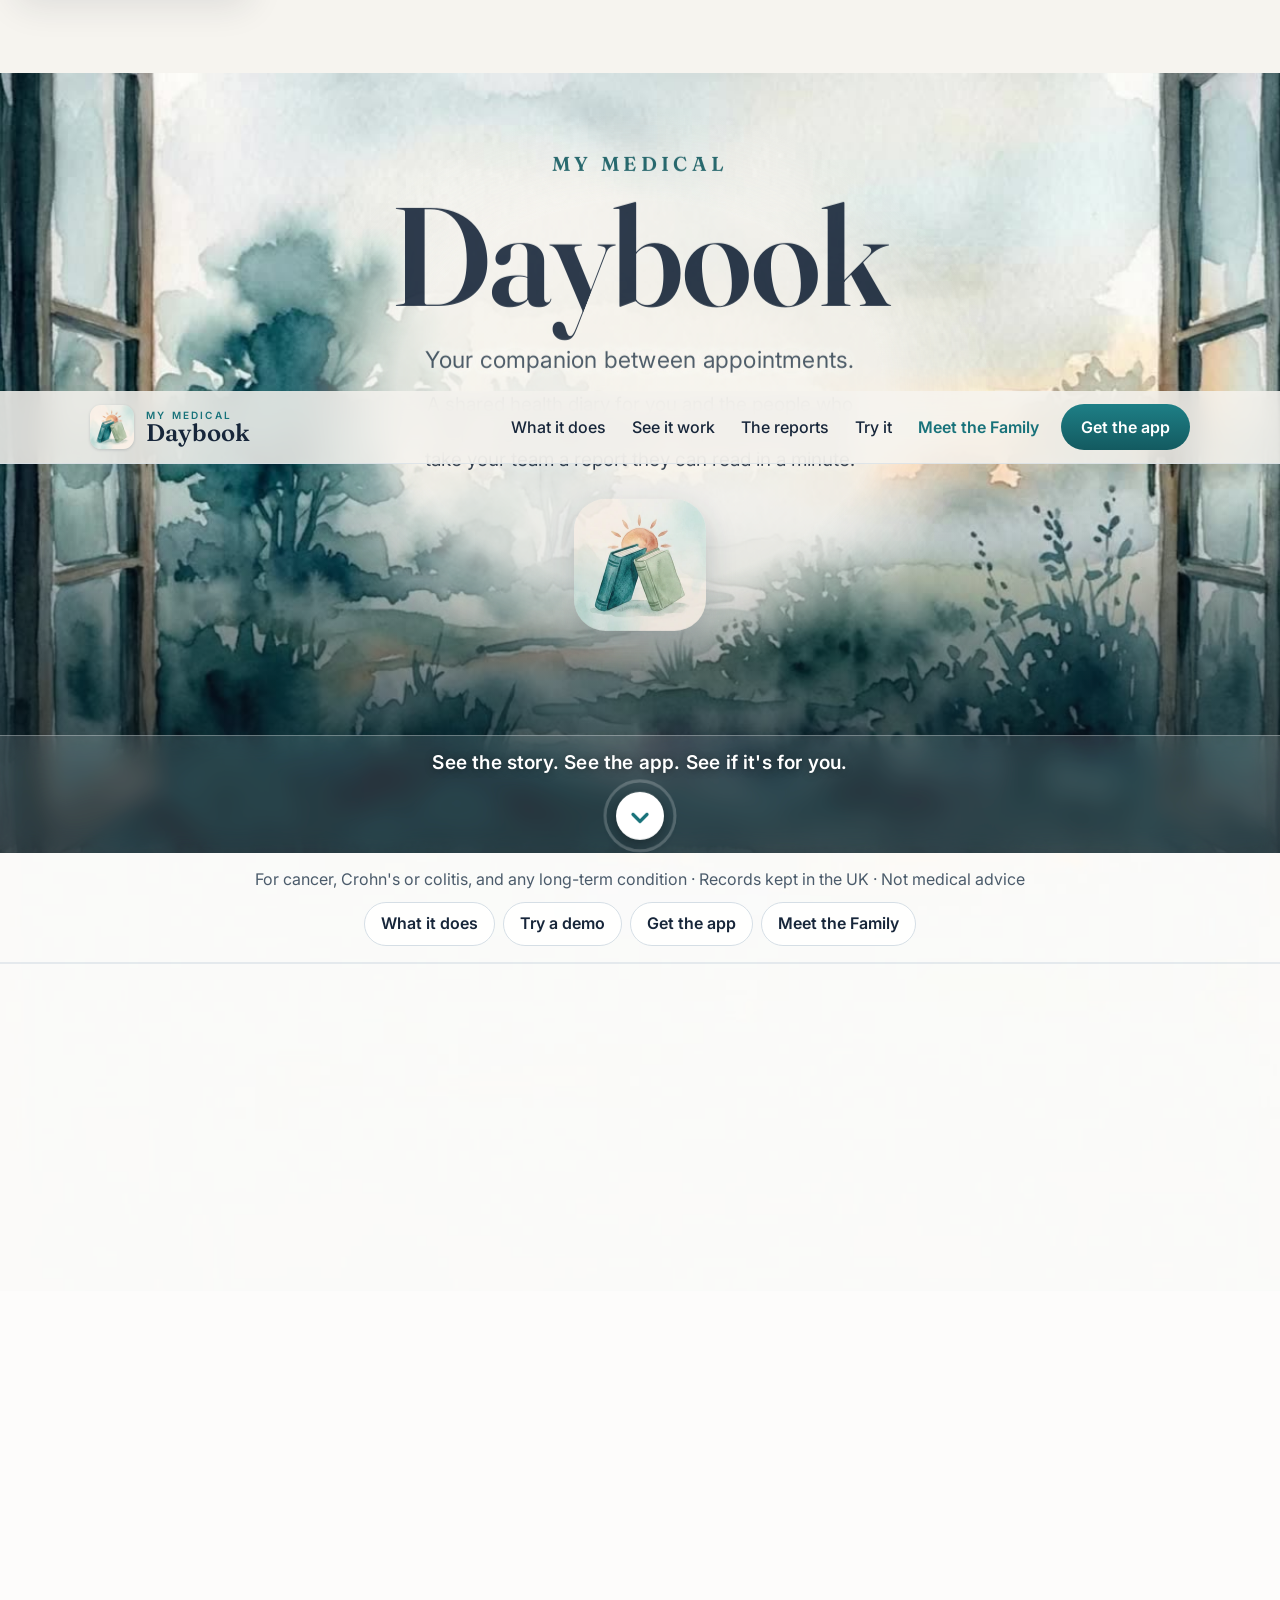
<file: beta.html>
<!doctype html>
<html lang="en-GB">
<head>
  <meta charset="utf-8">
  <meta name="robots" content="noindex">
  <meta http-equiv="refresh" content="0; url=index.html#get">
  <link rel="canonical" href="https://mymedicaldaybook.co.uk/#get">
  <title>Get Daybook | My Medical Daybook</title>
</head>
<body><p>No code is needed any more. <a href="index.html#get">Get Daybook here</a>.</p></body>
</html>
</file>
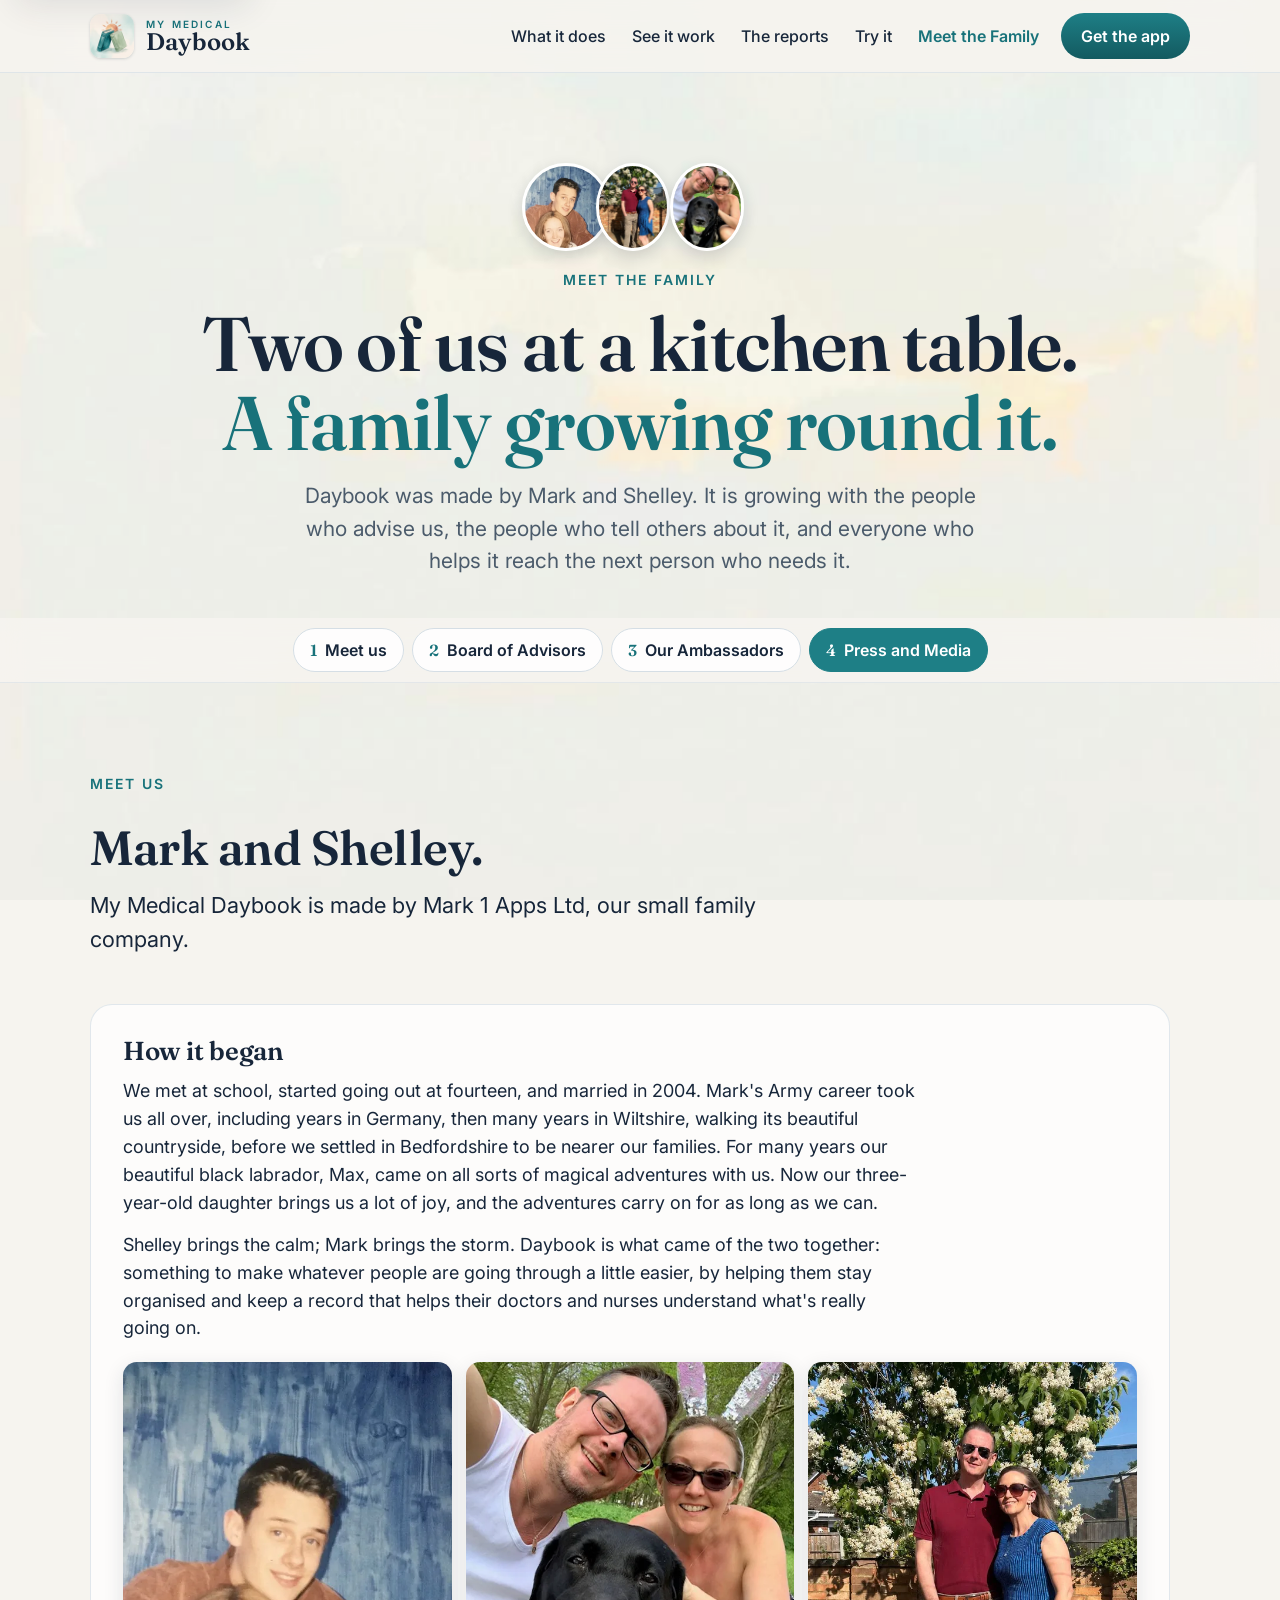
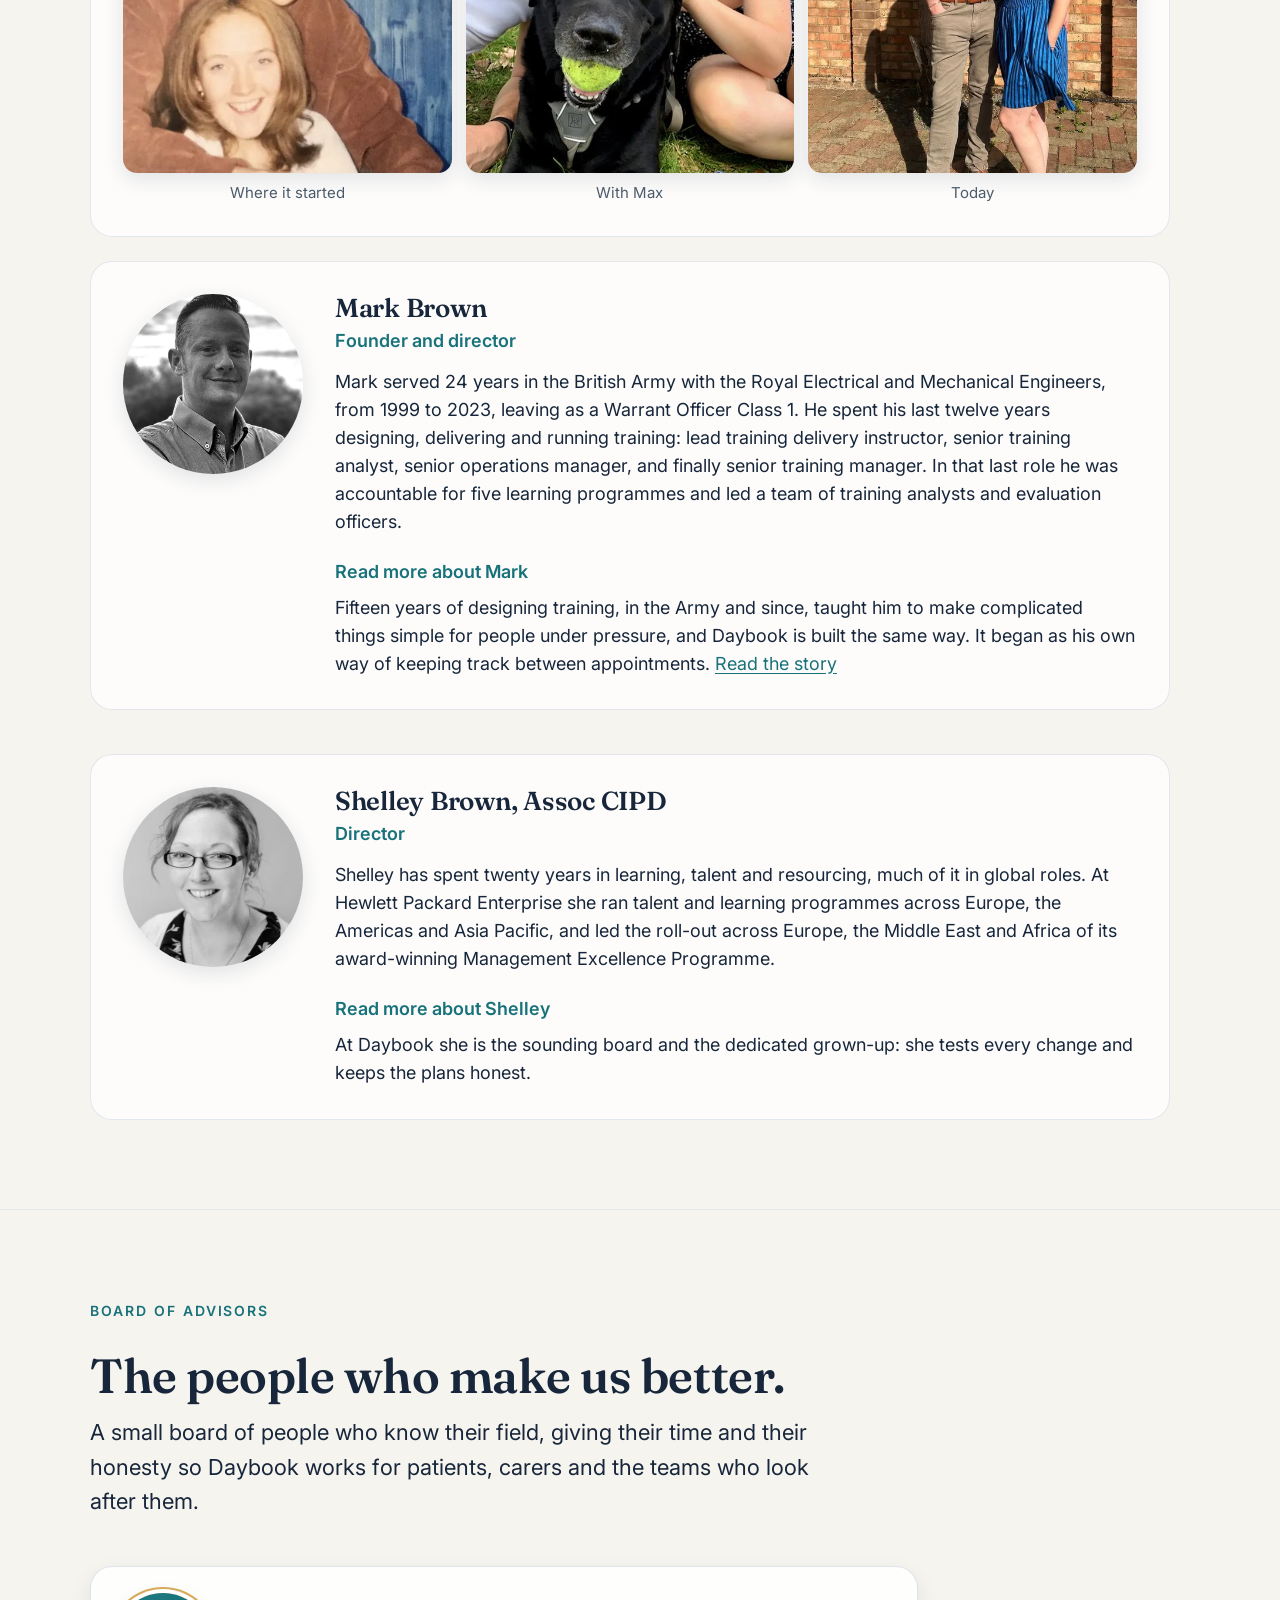
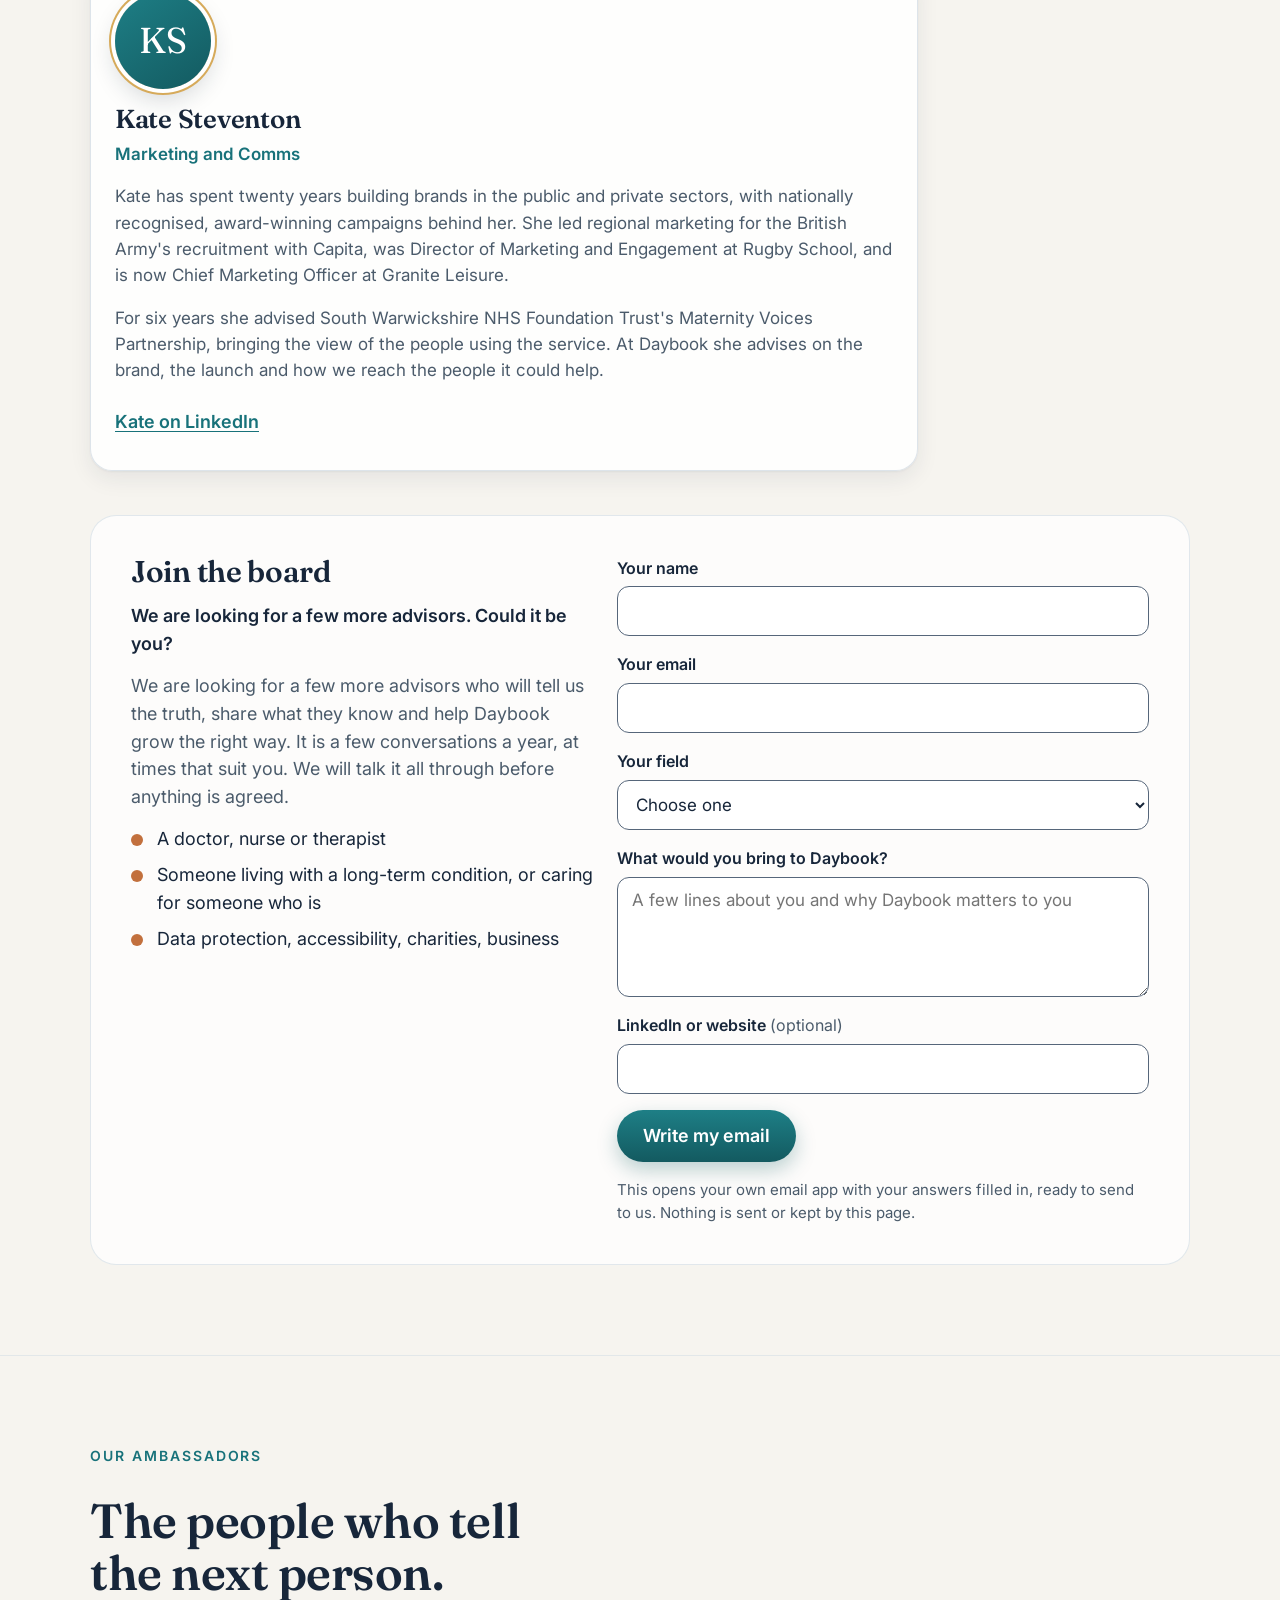
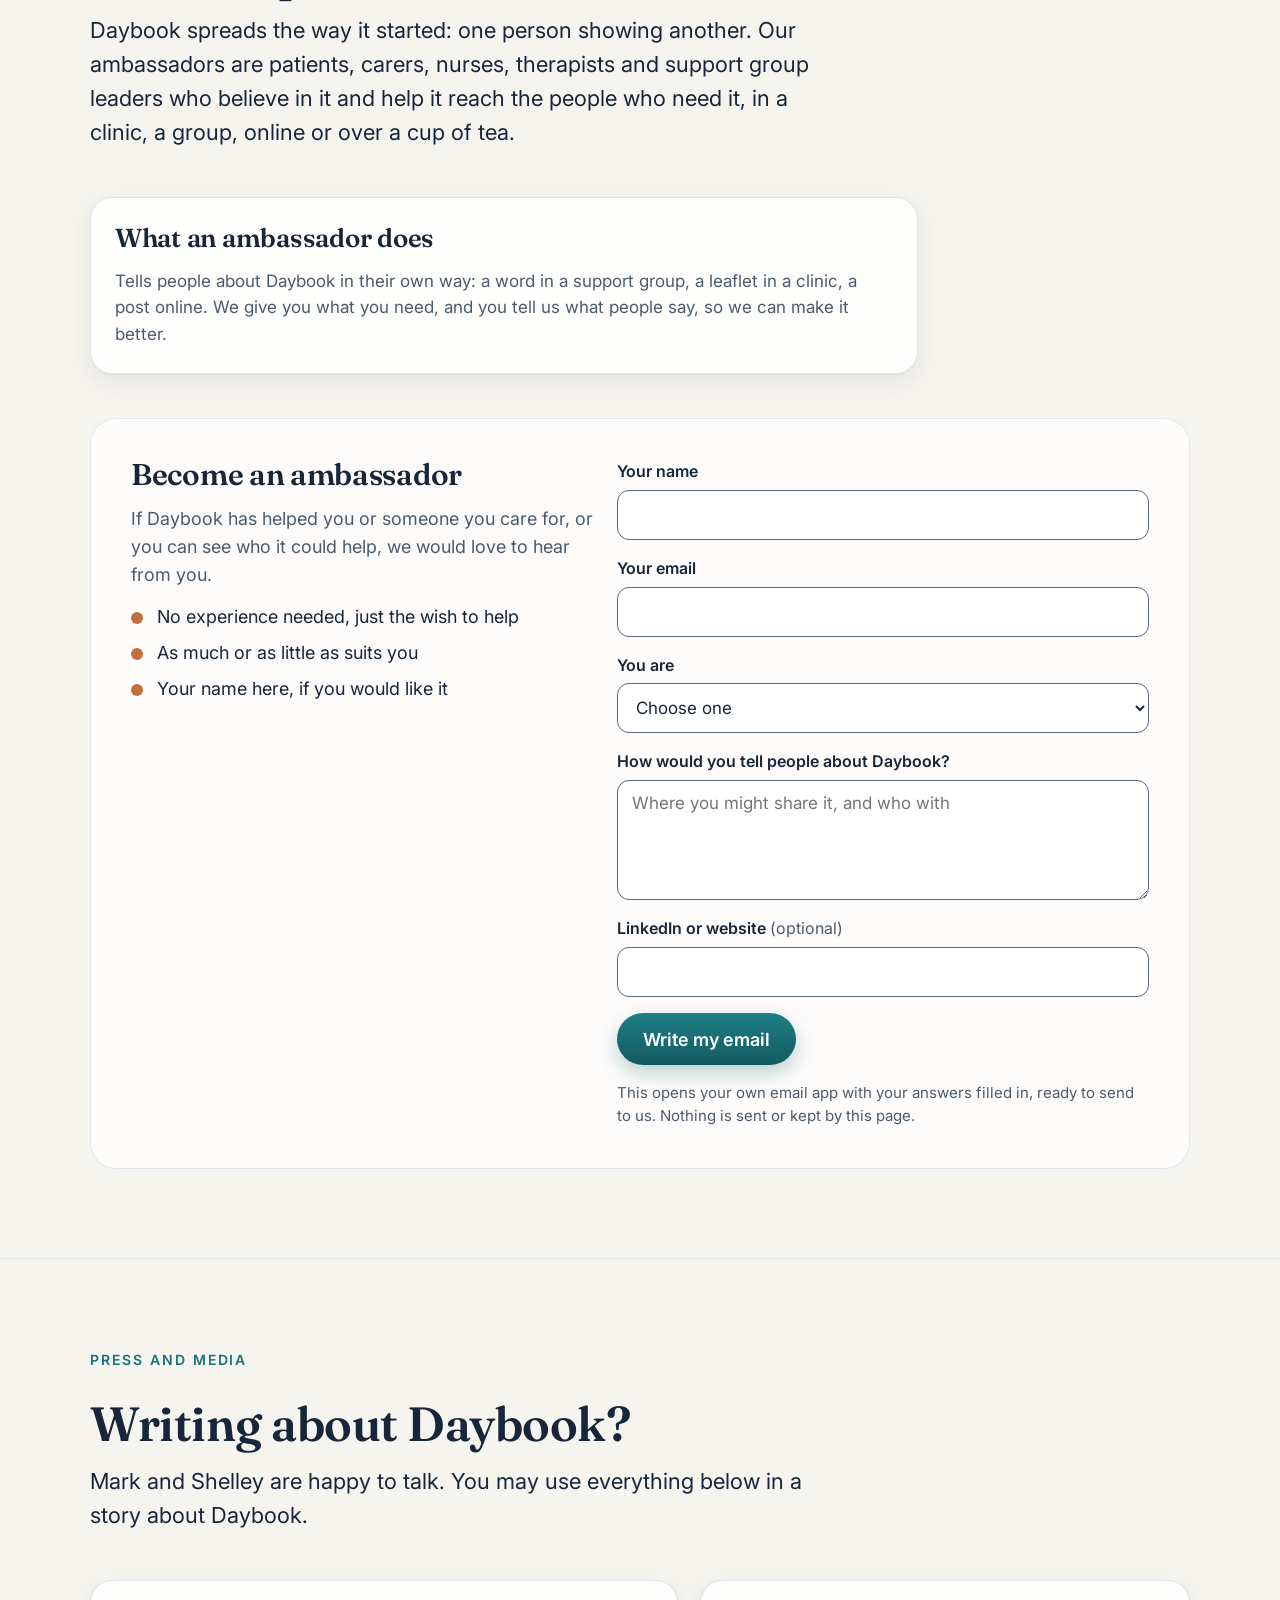
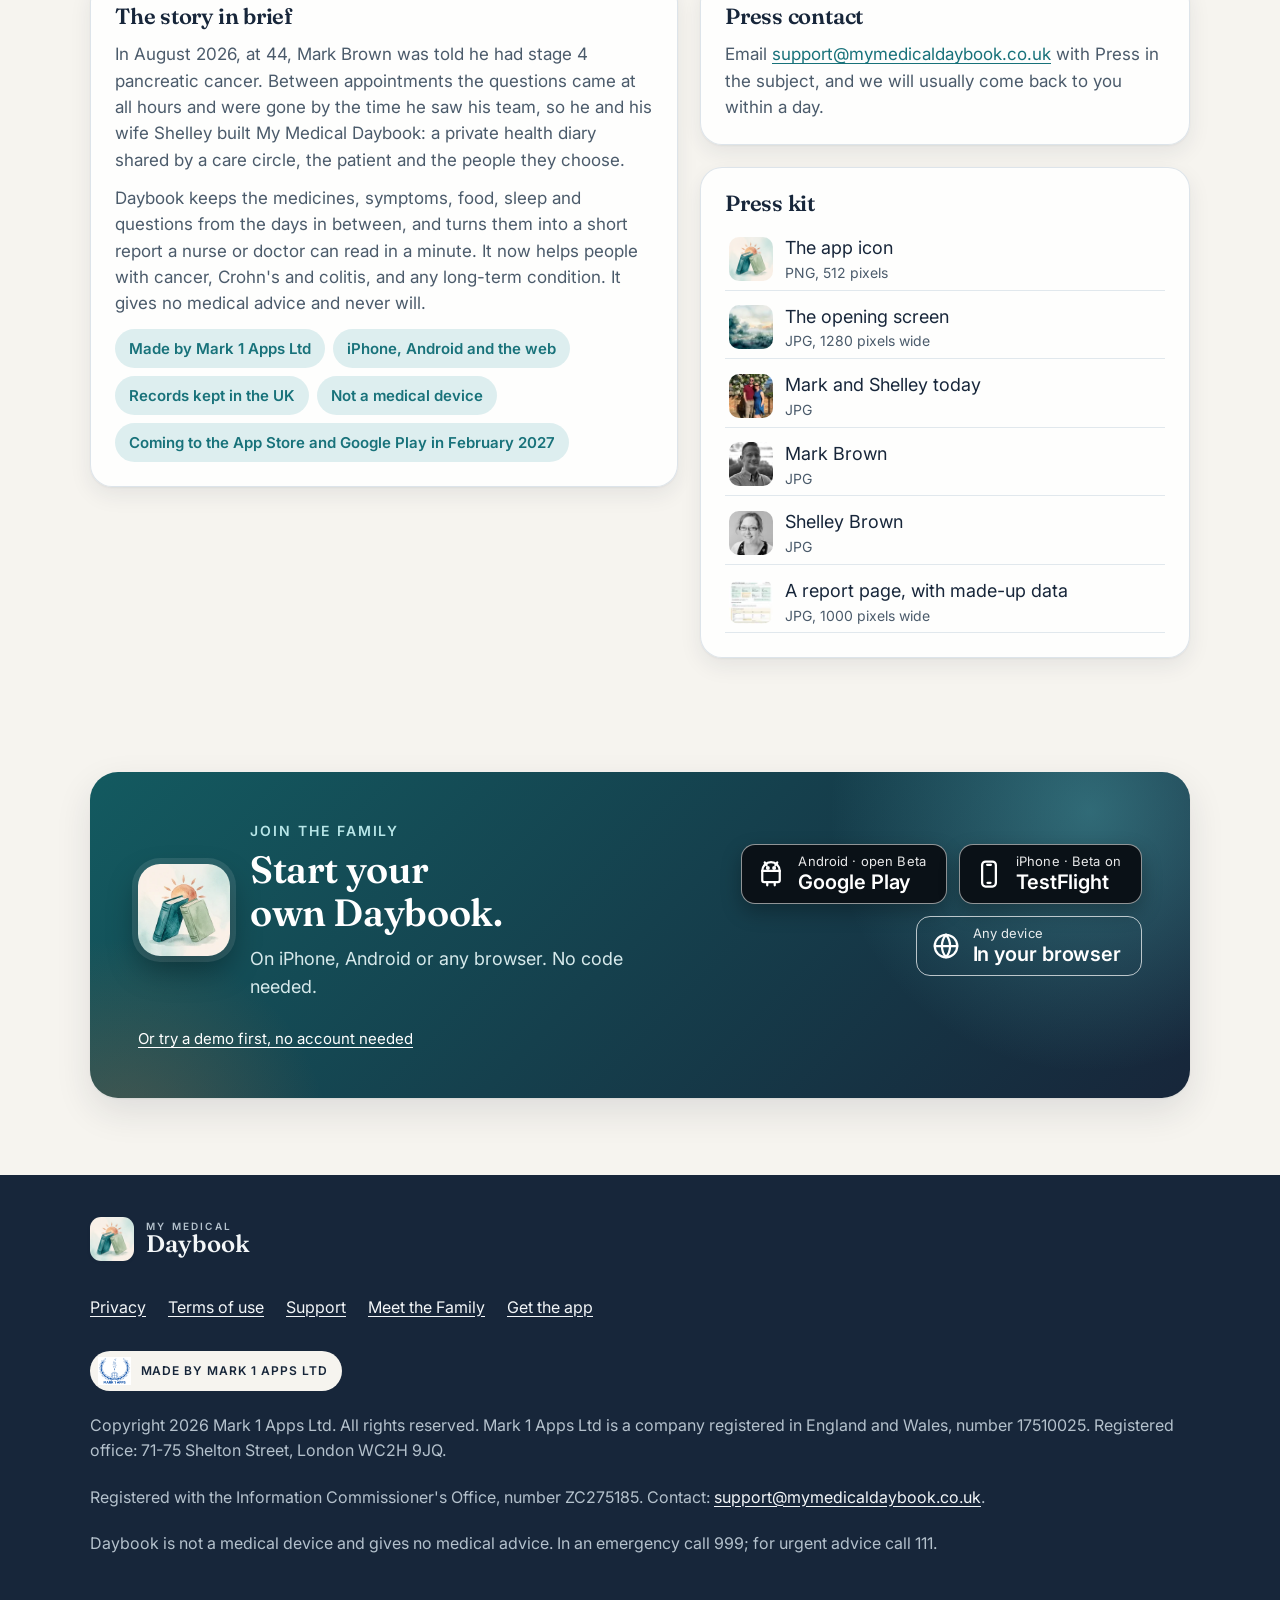
<file: family.html>
<!doctype html>
<html lang="en-GB">
<head>
  <meta charset="utf-8">
  <meta name="viewport" content="width=device-width, initial-scale=1, viewport-fit=cover">
  <title>Meet the Family | My Medical Daybook</title>
  <meta name="description" content="Meet the family behind My Medical Daybook: Mark and Shelley, the Board of Advisors, our ambassadors, and press and media.">
  <meta name="theme-color" content="#F6F4EF" media="(prefers-color-scheme: light)">
  <meta name="theme-color" content="#0F1B24" media="(prefers-color-scheme: dark)">
  <link rel="canonical" href="https://mymedicaldaybook.co.uk/family.html">
  <meta property="og:url" content="https://mymedicaldaybook.co.uk/family.html">
  <meta property="og:site_name" content="My Medical Daybook">
  <meta property="og:locale" content="en_GB">
  <meta name="twitter:card" content="summary_large_image">
  <link rel="icon" href="icons/favicon-32.png" sizes="32x32" type="image/png">
  <link rel="icon" href="icons/favicon-64.png" sizes="64x64" type="image/png">
  <link rel="apple-touch-icon" href="icons/apple-touch-icon.png">
  <link rel="preconnect" href="https://fonts.googleapis.com">
  <link rel="preconnect" href="https://fonts.gstatic.com" crossorigin>
  <link rel="stylesheet" href="https://fonts.googleapis.com/css2?family=Fraunces:opsz,wght@9..144,600&family=Inter:wght@400;500;600&display=swap">
  <link rel="stylesheet" href="css/site.css?v=21">
  <script>document.documentElement.classList.add('js');</script>
</head>
<body>
  <a class="skip" href="#main">Skip to the main content</a>
  <header class="top">
    <div class="wrap">
      <a class="lockup" href="index.html">
        <img src="icons/icon-96.png" alt="" width="44" height="44">
        <span><span class="pre">My Medical</span><span class="name">Daybook</span><span class="sr-only">, home</span></span>
      </a>
      <nav aria-label="Site">
        <a class="navlink" href="index.html#does">What it does</a>
        <a class="navlink" href="index.html#guide">See it work</a>
        <a class="navlink" href="index.html#reports">The reports</a>
        <a class="navlink keep" href="index.html#try">Try it</a>
        <a class="navlink family" href="family.html" aria-current="page"><span class="long">Meet the Family</span><span class="short">Family</span></a>
        <a class="btn" href="index.html#get">Get the app</a>
      </nav>
    </div>
  </header>
  <main id="main">
    <section class="fam-hero wrap" aria-labelledby="h-fam">
      <div class="fam-photos reveal" aria-hidden="true">
        <picture><source type="image/webp" srcset="media/team/us-then.webp"><img src="media/team/us-then.jpg" alt="" width="560" height="700"></picture>
        <picture><source type="image/webp" srcset="media/team/us-now.webp"><img src="media/team/us-now.jpg" alt="" width="560" height="700"></picture>
        <picture><source type="image/webp" srcset="media/team/us-max.webp"><img src="media/team/us-max.jpg" alt="" width="560" height="700"></picture>
      </div>
      <p class="kicker reveal">Meet the Family</p>
      <h1 id="h-fam" class="reveal d1">Two of us at a kitchen table. <em>A family growing round it.</em></h1>
      <p class="lead reveal d2">Daybook was made by Mark and Shelley. It is growing with the people who advise us, the people who tell others about it, and everyone who helps it reach the next person who needs it.</p>
    </section>
    <nav class="famnav" aria-label="On this page">
      <div class="wrap">
        <a href="#us"><span class="n">1</span>Meet us</a>
        <a href="#advisors"><span class="n">2</span>Board of Advisors</a>
        <a href="#ambassadors"><span class="n">3</span>Our Ambassadors</a>
        <a href="#press"><span class="n">4</span>Press and Media</a>
      </div>
    </nav>

    <section class="fam-sec" id="us" aria-labelledby="h-us">
      <div class="wrap">
        <div class="sec-head reveal">
          <p class="kicker">Meet us</p>
          <h2 id="h-us">Mark and Shelley.</h2>
          <p class="lead">My Medical Daybook is made by Mark 1 Apps Ltd, our small family company.</p>
        </div>
    <section class="aboutus" aria-labelledby="h-about">
      <h3 id="h-about">How it began</h3>
      <p>We met at school, started going out at fourteen, and married in 2004. Mark's Army career took us all over, including years in Germany, then many years in Wiltshire, walking its beautiful countryside, before we settled in Bedfordshire to be nearer our families. For many years our beautiful black labrador, Max, came on all sorts of magical adventures with us. Now our three-year-old daughter brings us a lot of joy, and the adventures carry on for as long as we can.</p>
      <p>Shelley brings the calm; Mark brings the storm. Daybook is what came of the two together: something to make whatever people are going through a little easier, by helping them stay organised and keep a record that helps their doctors and nurses understand what's really going on.</p>
      <div class="usrow">
        <figure><picture><source type="image/webp" srcset="media/team/us-then.webp"><img src="media/team/us-then.jpg" alt="Mark and Shelley as teenagers, Mark's arms around Shelley, against a painted blue wall." width="560" height="700" loading="lazy"></picture><figcaption>Where it started</figcaption></figure>
        <figure><picture><source type="image/webp" srcset="media/team/us-max.webp"><img src="media/team/us-max.jpg" alt="Mark and Shelley lying on the grass with Max, their black labrador, a tennis ball in his mouth." width="560" height="700" loading="lazy"></picture><figcaption>With Max</figcaption></figure>
        <figure><picture><source type="image/webp" srcset="media/team/us-now.webp"><img src="media/team/us-now.jpg" alt="Mark and Shelley today, standing in the sun in front of a tree in flower." width="560" height="700" loading="lazy"></picture><figcaption>Today</figcaption></figure>
      </div>
    </section>
    <div class="team">
      <article class="person">
        <picture><source type="image/webp" srcset="media/team/mark.webp"><img src="media/team/mark.jpg" alt="Mark Brown, smiling, outdoors at dusk." width="600" height="600"></picture>
        <div>
          <h3>Mark Brown</h3>
          <p class="role">Founder and director</p>
          <p>Mark served 24 years in the British Army with the Royal Electrical and Mechanical Engineers, from 1999 to 2023, leaving as a Warrant Officer Class 1. He spent his last twelve years designing, delivering and running training: lead training delivery instructor, senior training analyst, senior operations manager, and finally senior training manager. In that last role he was accountable for five learning programmes and led a team of training analysts and evaluation officers.</p>
          <details class="more-bio"><summary>Read more about Mark</summary>
          <p>Since leaving the Army he has led learning and development in industry, and now heads national training for a UK company. He is a Chartered Manager and a Fellow of the Chartered Management Institute, and holds the CIPD Level 5 Diploma in Learning and Development and a degree in electronic systems engineering.</p>
          </details>
          <p>Fifteen years of designing training, in the Army and since, taught him to make complicated things simple for people under pressure, and Daybook is built the same way. It began as his own way of keeping track between appointments. <a href="index.html#why">Read the story</a></p>
        </div>
      </article>
      <article class="person">
        <picture><source type="image/webp" srcset="media/team/shelley.webp"><img src="media/team/shelley.jpg" alt="Shelley Brown, smiling, in glasses." width="450" height="450"></picture>
        <div>
          <h3>Shelley Brown, Assoc CIPD</h3>
          <p class="role">Director</p>
          <p>Shelley has spent twenty years in learning, talent and resourcing, much of it in global roles. At Hewlett Packard Enterprise she ran talent and learning programmes across Europe, the Americas and Asia Pacific, and led the roll-out across Europe, the Middle East and Africa of its award-winning Management Excellence Programme.</p>
          <details class="more-bio"><summary>Read more about Shelley</summary>
          <p>She went on to manage product development projects at BCS, The Chartered Institute for IT, then led apprenticeship, learning delivery and training teams in industry, including training across EMEA for a global software company. She is an Associate Member of the CIPD and an experienced project manager in heavily regulated industries.</p>
          </details>
          <p>At Daybook she is the sounding board and the dedicated grown-up: she tests every change and keeps the plans honest.</p>
        </div>
      </article>
    </div>
      </div>
    </section>

    <section class="fam-sec" id="advisors" aria-labelledby="h-adv">
      <div class="wrap">
        <div class="sec-head reveal">
          <p class="kicker">Board of Advisors</p>
          <h2 id="h-adv">The people who make us better.</h2>
          <p class="lead">A small board of people who know their field, giving their time and their honesty so Daybook works for patients, carers and the teams who look after them.</p>
        </div>
        <div class="seats one">
          <article class="seat reveal">
            <span class="mono" aria-hidden="true">KS</span>
            <h3>Kate Steventon</h3>
            <p class="role">Marketing and Comms</p>
            <p>Kate has spent twenty years building brands in the public and private sectors, with nationally recognised, award-winning campaigns behind her. She led regional marketing for the British Army's recruitment with Capita, was Director of Marketing and Engagement at Rugby School, and is now Chief Marketing Officer at Granite Leisure.</p>
            <p>For six years she advised South Warwickshire NHS Foundation Trust's Maternity Voices Partnership, bringing the view of the people using the service. At Daybook she advises on the brand, the launch and how we reach the people it could help.</p>
            <a class="more" href="https://www.linkedin.com/in/katysteventon/" rel="noopener">Kate on LinkedIn</a>
          </article>
        </div>
        <div class="apply reveal" id="apply-advisor">
          <div class="why">
            <h3>Join the board</h3>
            <p class="joinline">We are looking for a few more advisors. Could it be you?</p>
            <p>We are looking for a few more advisors who will tell us the truth, share what they know and help Daybook grow the right way. It is a few conversations a year, at times that suit you. We will talk it all through before anything is agreed.</p>
            <ul><li>A doctor, nurse or therapist</li><li>Someone living with a long-term condition, or caring for someone who is</li><li>Data protection, accessibility, charities, business</li></ul>
          </div>
          <form class="applyform" data-kind="advisor" novalidate>
              <label>Your name<input name="name" type="text" autocomplete="name" required></label>
              <label>Your email<input name="email" type="email" autocomplete="email" inputmode="email" required></label>
              <label>Your field<select name="field" required><option value="">Choose one</option><option>Clinical: a doctor, nurse or allied health professional</option><option>Lived experience: a patient or a carer</option><option>Marketing, comms or media</option><option>Data protection, privacy or security</option><option>Accessibility or design</option><option>A charity or patient group</option><option>Business, finance or law</option><option>Something else</option></select></label>
              <label>What would you bring to Daybook?<textarea name="msg" required placeholder="A few lines about you and why Daybook matters to you"></textarea></label>
              <label><span>LinkedIn or website <span class="opt">(optional)</span></span><input name="link" type="url" inputmode="url" autocomplete="url"></label>
              <button class="btn" type="submit">Write my email</button>
              <p class="hint">This opens your own email app with your answers filled in, ready to send to us. Nothing is sent or kept by this page.</p>
            </form>
        </div>
      </div>
    </section>

    <section class="fam-sec" id="ambassadors" aria-labelledby="h-amb">
      <div class="wrap">
        <div class="sec-head reveal">
          <p class="kicker">Our Ambassadors</p>
          <h2 id="h-amb">The people who tell the next person.</h2>
          <p class="lead">Daybook spreads the way it started: one person showing another. Our ambassadors are patients, carers, nurses, therapists and support group leaders who believe in it and help it reach the people who need it, in a clinic, a group, online or over a cup of tea.</p>
        </div>
        <div class="seats one">
          <div class="seat reveal">
            <h3>What an ambassador does</h3>
            <p>Tells people about Daybook in their own way: a word in a support group, a leaflet in a clinic, a post online. We give you what you need, and you tell us what people say, so we can make it better.</p>
          </div>
        </div>
        <div class="apply reveal" id="apply-ambassador">
          <div class="why">
            <h3>Become an ambassador</h3>
            <p>If Daybook has helped you or someone you care for, or you can see who it could help, we would love to hear from you.</p>
            <ul><li>No experience needed, just the wish to help</li><li>As much or as little as suits you</li><li>Your name here, if you would like it</li></ul>
          </div>
          <form class="applyform" data-kind="ambassador" novalidate>
              <label>Your name<input name="name" type="text" autocomplete="name" required></label>
              <label>Your email<input name="email" type="email" autocomplete="email" inputmode="email" required></label>
              <label>You are<select name="field" required><option value="">Choose one</option><option>I use Daybook myself</option><option>I care for someone who uses it</option><option>I work in health or care</option><option>I run a support group or a charity</option><option>I share things online</option><option>Something else</option></select></label>
              <label>How would you tell people about Daybook?<textarea name="msg" required placeholder="Where you might share it, and who with"></textarea></label>
              <label><span>LinkedIn or website <span class="opt">(optional)</span></span><input name="link" type="url" inputmode="url" autocomplete="url"></label>
              <button class="btn" type="submit">Write my email</button>
              <p class="hint">This opens your own email app with your answers filled in, ready to send to us. Nothing is sent or kept by this page.</p>
            </form>
        </div>
      </div>
    </section>

    <section class="fam-sec" id="press" aria-labelledby="h-press">
      <div class="wrap">
        <div class="sec-head reveal">
          <p class="kicker">Press and Media</p>
          <h2 id="h-press">Writing about Daybook?</h2>
          <p class="lead">Mark and Shelley are happy to talk. You may use everything below in a story about Daybook.</p>
        </div>
        <div class="press">
          <div class="card story-card reveal">
            <h3>The story in brief</h3>
            <p>In August 2026, at 44, Mark Brown was told he had stage 4 pancreatic cancer. Between appointments the questions came at all hours and were gone by the time he saw his team, so he and his wife Shelley built My Medical Daybook: a private health diary shared by a care circle, the patient and the people they choose.</p>
            <p>Daybook keeps the medicines, symptoms, food, sleep and questions from the days in between, and turns them into a short report a nurse or doctor can read in a minute. It now helps people with cancer, Crohn's and colitis, and any long-term condition. It gives no medical advice and never will.</p>
            <ul class="facts"><li>Made by Mark 1 Apps Ltd</li><li>iPhone, Android and the web</li><li>Records kept in the UK</li><li>Not a medical device</li><li>Coming to the App Store and Google Play in February 2027</li></ul>
          </div>
          <div class="card reveal d1">
            <h3>Press contact</h3>
            <p>Email <a href="mailto:support@mymedicaldaybook.co.uk?subject=Press%20enquiry">support@mymedicaldaybook.co.uk</a> with Press in the subject, and we will usually come back to you within a day.</p>
          </div>
          <div class="card reveal d2">
            <h3>Press kit</h3>
            <ul class="kit">
              <li><a href="icons/icon-512.png" download><img src="icons/icon-96.png" alt="" width="44" height="44"><span>The app icon<small>PNG, 512 pixels</small></span></a></li>
              <li><a href="media/opener-poster.jpg" download><img src="media/thumb-opener-poster.webp" alt="" width="44" height="44" loading="lazy"><span>The opening screen<small>JPG, 1280 pixels wide</small></span></a></li>
              <li><a href="media/team/us-now.jpg" download><img src="media/team/thumb-us-now.webp" alt="" width="44" height="44" loading="lazy"><span>Mark and Shelley today<small>JPG</small></span></a></li>
              <li><a href="media/team/mark.jpg" download><img src="media/team/thumb-mark.webp" alt="" width="44" height="44" loading="lazy"><span>Mark Brown<small>JPG</small></span></a></li>
              <li><a href="media/team/shelley.jpg" download><img src="media/team/thumb-shelley.webp" alt="" width="44" height="44" loading="lazy"><span>Shelley Brown<small>JPG</small></span></a></li>
              <li><a href="media/report-notes-1.jpg" download><img src="media/thumb-report-notes-1.webp" alt="" width="44" height="44" loading="lazy"><span>A report page, with made-up data<small>JPG, 1000 pixels wide</small></span></a></li>
            </ul>
          </div>
        </div>
      </div>
    </section>

    <section class="sec-break" aria-label="Get the app">
      <div class="wrap">
        <div class="getband reveal" role="region" aria-labelledby="gb-f"><div class="gb-head"><img class="gb-icon" src="icons/icon-264.webp" alt="" width="92" height="92"><div><p class="gb-kicker">Join the family</p><h2 class="gb-title" id="gb-f">Start your own Daybook.</h2><p class="gb-line">On iPhone, Android or any browser. No code needed.</p></div></div><div class="stores"><a class="store" href="https://play.google.com/store/apps/details?id=uk.co.mark1apps.daybook" rel="noopener"><svg viewBox="0 0 24 24" aria-hidden="true" fill="none" stroke="currentColor" stroke-width="1.8" stroke-linecap="round" stroke-linejoin="round"><path d="M5 9.5v7.5a1.5 1.5 0 0 0 1.5 1.5h11a1.5 1.5 0 0 0 1.5-1.5V9.5z"/><path d="M5 9.5a7 7 0 0 1 14 0"/><path d="M8.5 5l-1.5-2.2M15.5 5l1.5-2.2"/><circle cx="9.5" cy="7.2" r=".7" fill="currentColor"/><circle cx="14.5" cy="7.2" r=".7" fill="currentColor"/><path d="M9 18.5v2.5M15 18.5v2.5"/></svg><small>Android · open Beta</small><b>Google Play</b></a><a class="store" href="https://testflight.apple.com/join/4gUcyMJW" rel="noopener"><svg viewBox="0 0 24 24" aria-hidden="true" fill="none" stroke="currentColor" stroke-width="1.8" stroke-linecap="round" stroke-linejoin="round"><rect x="6.5" y="2" width="11" height="20" rx="2.8"/><path d="M10.5 4.6h3"/><path d="M10.8 19h2.4"/></svg><small>iPhone · Beta on</small><b>TestFlight</b></a><a class="store web" href="https://app.mymedicaldaybook.co.uk/"><svg viewBox="0 0 24 24" aria-hidden="true" fill="none" stroke="currentColor" stroke-width="1.8" stroke-linecap="round" stroke-linejoin="round"><circle cx="12" cy="12" r="9"/><path d="M3 12h18"/><path d="M12 3a14 14 0 0 1 0 18M12 3a14 14 0 0 0 0 18"/></svg><small>Any device</small><b>In your browser</b></a></div><p class="gb-note"><a href="index.html#try">Or try a demo first, no account needed</a></p></div>
      </div>
    </section>
  </main>
  <footer>
    <div class="wrap">
      <a class="lockup" href="index.html">
        <img src="icons/icon-96.png" alt="" width="44" height="44">
        <span><span class="pre">My Medical</span><span class="name">Daybook</span><span class="sr-only">, home</span></span>
      </a>
      <nav aria-label="Legal and support"><a href="privacy.html">Privacy</a><a href="terms.html">Terms of use</a><a href="support.html">Support</a><a href="family.html">Meet the Family</a><a href="index.html#get">Get the app</a></nav>
      <span class="co"><img src="icons/mark1apps-line-64.png" alt="" width="32" height="28" loading="lazy">Made by Mark 1 Apps Ltd</span>
      <p>Copyright <span data-year>2026</span> Mark 1 Apps Ltd. All rights reserved. Mark 1 Apps Ltd is a company registered in England and Wales, number 17510025. Registered office: 71-75 Shelton Street, London WC2H 9JQ.</p>
      <p>Registered with the Information Commissioner's Office, number ZC275185. Contact: <a href="mailto:support@mymedicaldaybook.co.uk">support@mymedicaldaybook.co.uk</a>.</p>
      <p>Daybook is not a medical device and gives no medical advice. In an emergency call 999; for urgent advice call 111.</p>
    </div>
  </footer>
  <script src="js/site.js?v=46" defer></script>
</body>
</html>
</file>
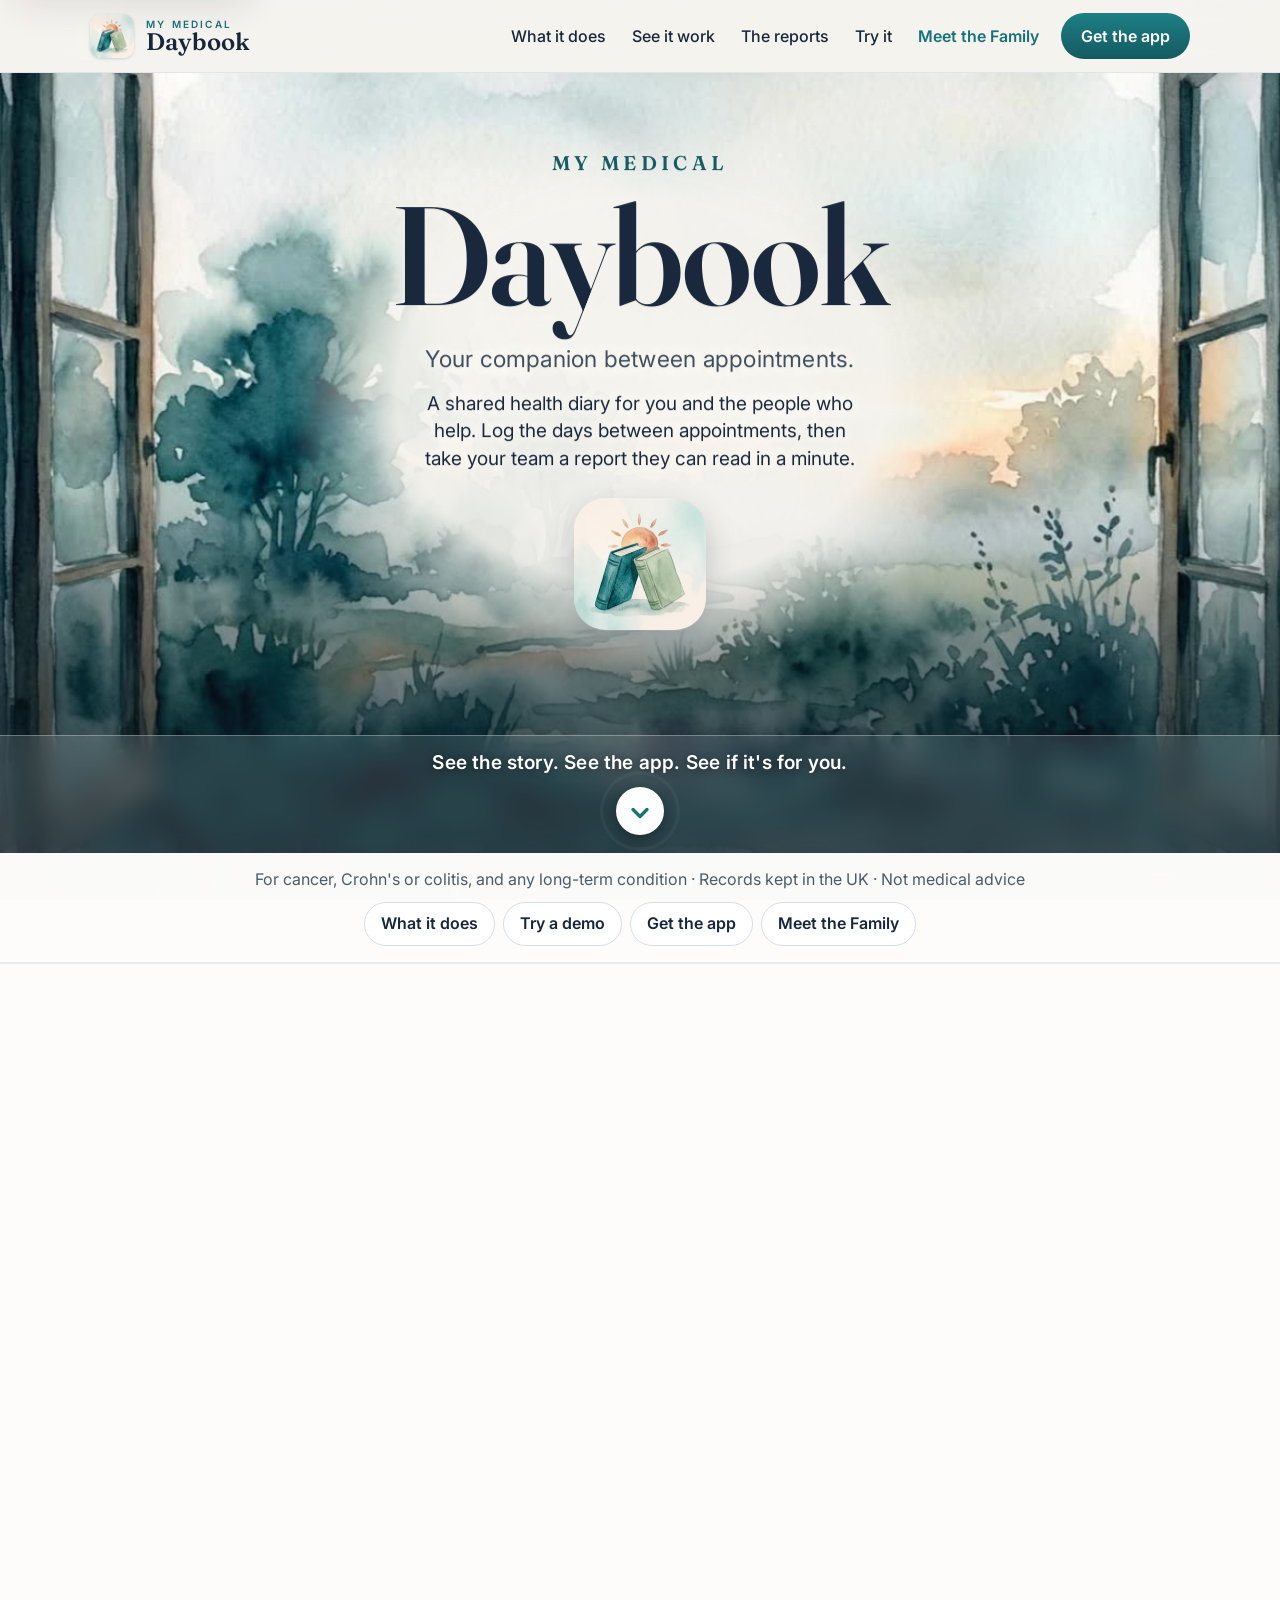
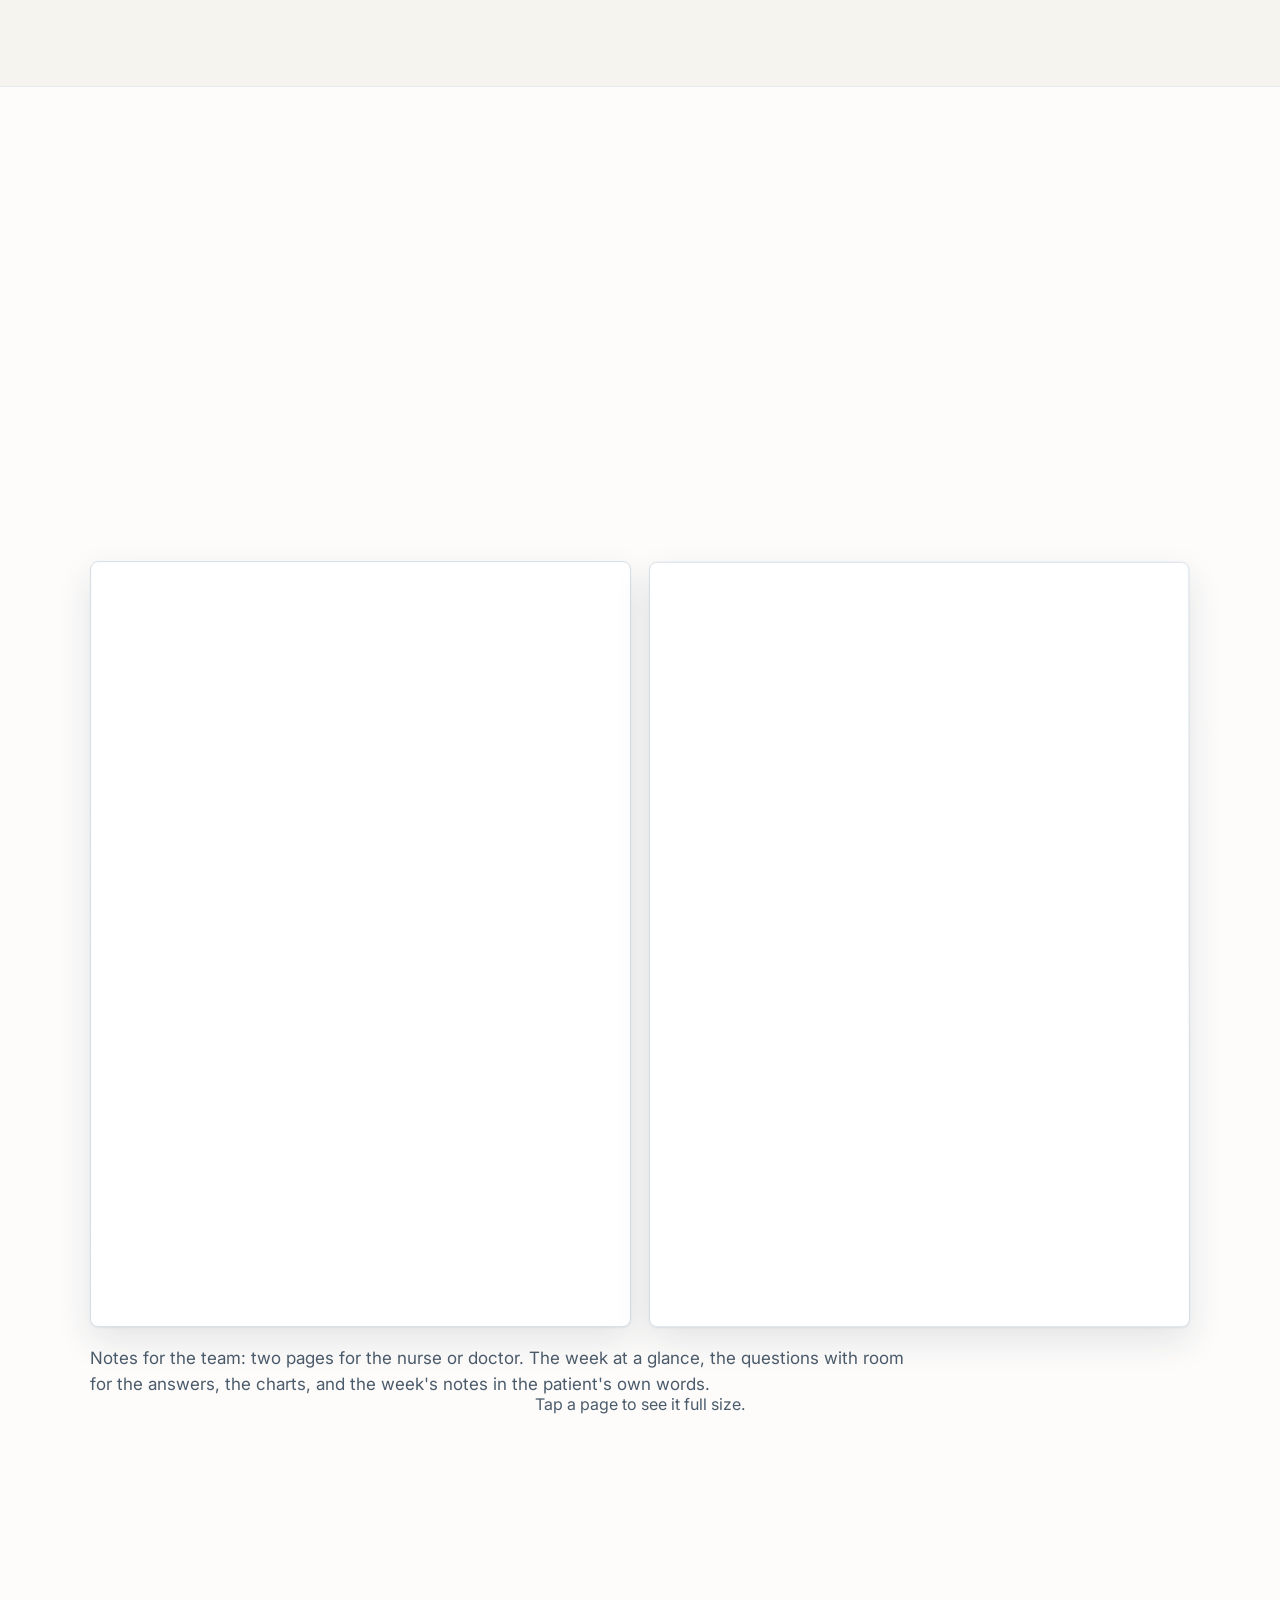
<file: preview-e2k1x5.html>
<!doctype html>
<html lang="en-GB">
<head>
  <meta charset="utf-8">
  <meta name="robots" content="noindex, nofollow">
  <meta http-equiv="refresh" content="0; url=/">
  <link rel="canonical" href="https://mymedicaldaybook.co.uk/">
  <title>My Medical Daybook</title>
</head>
<body><p>The story is now on the home page: <a href="/">mymedicaldaybook.co.uk</a>.</p></body>
</html>
</file>
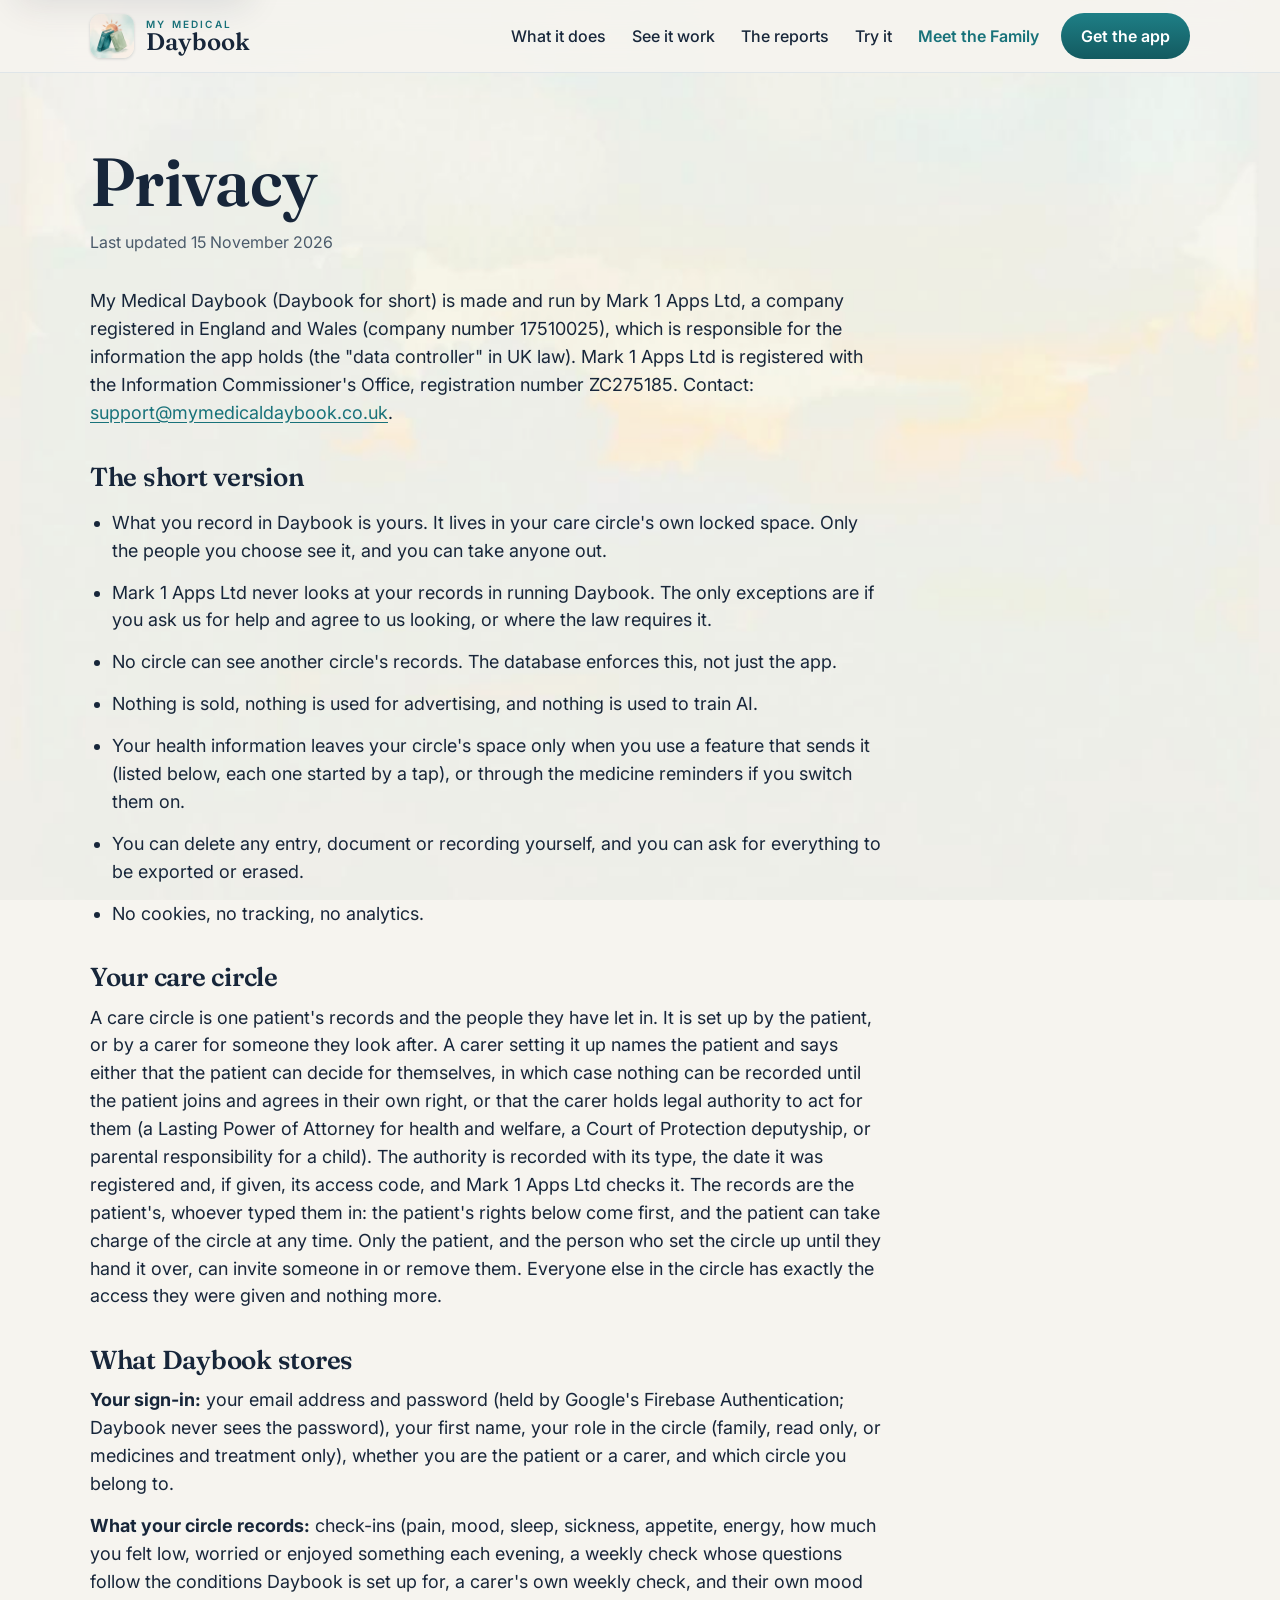
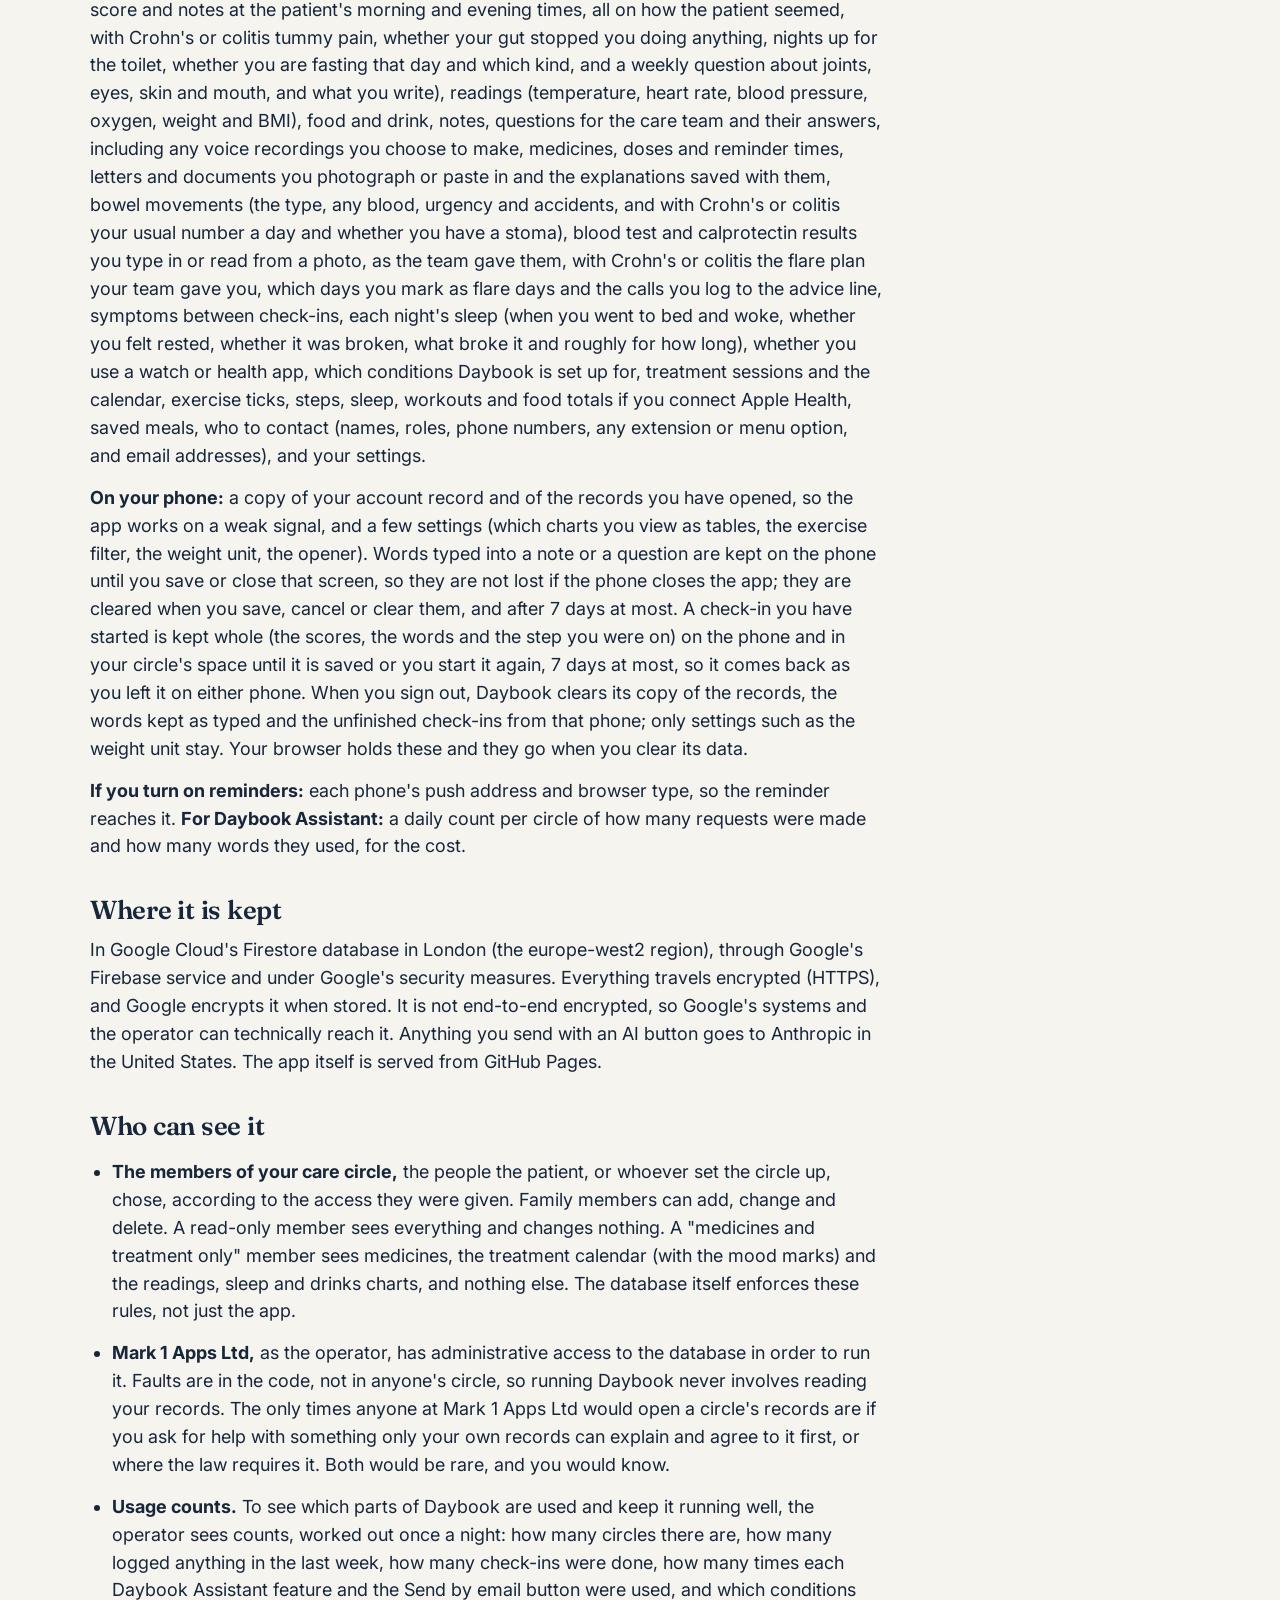
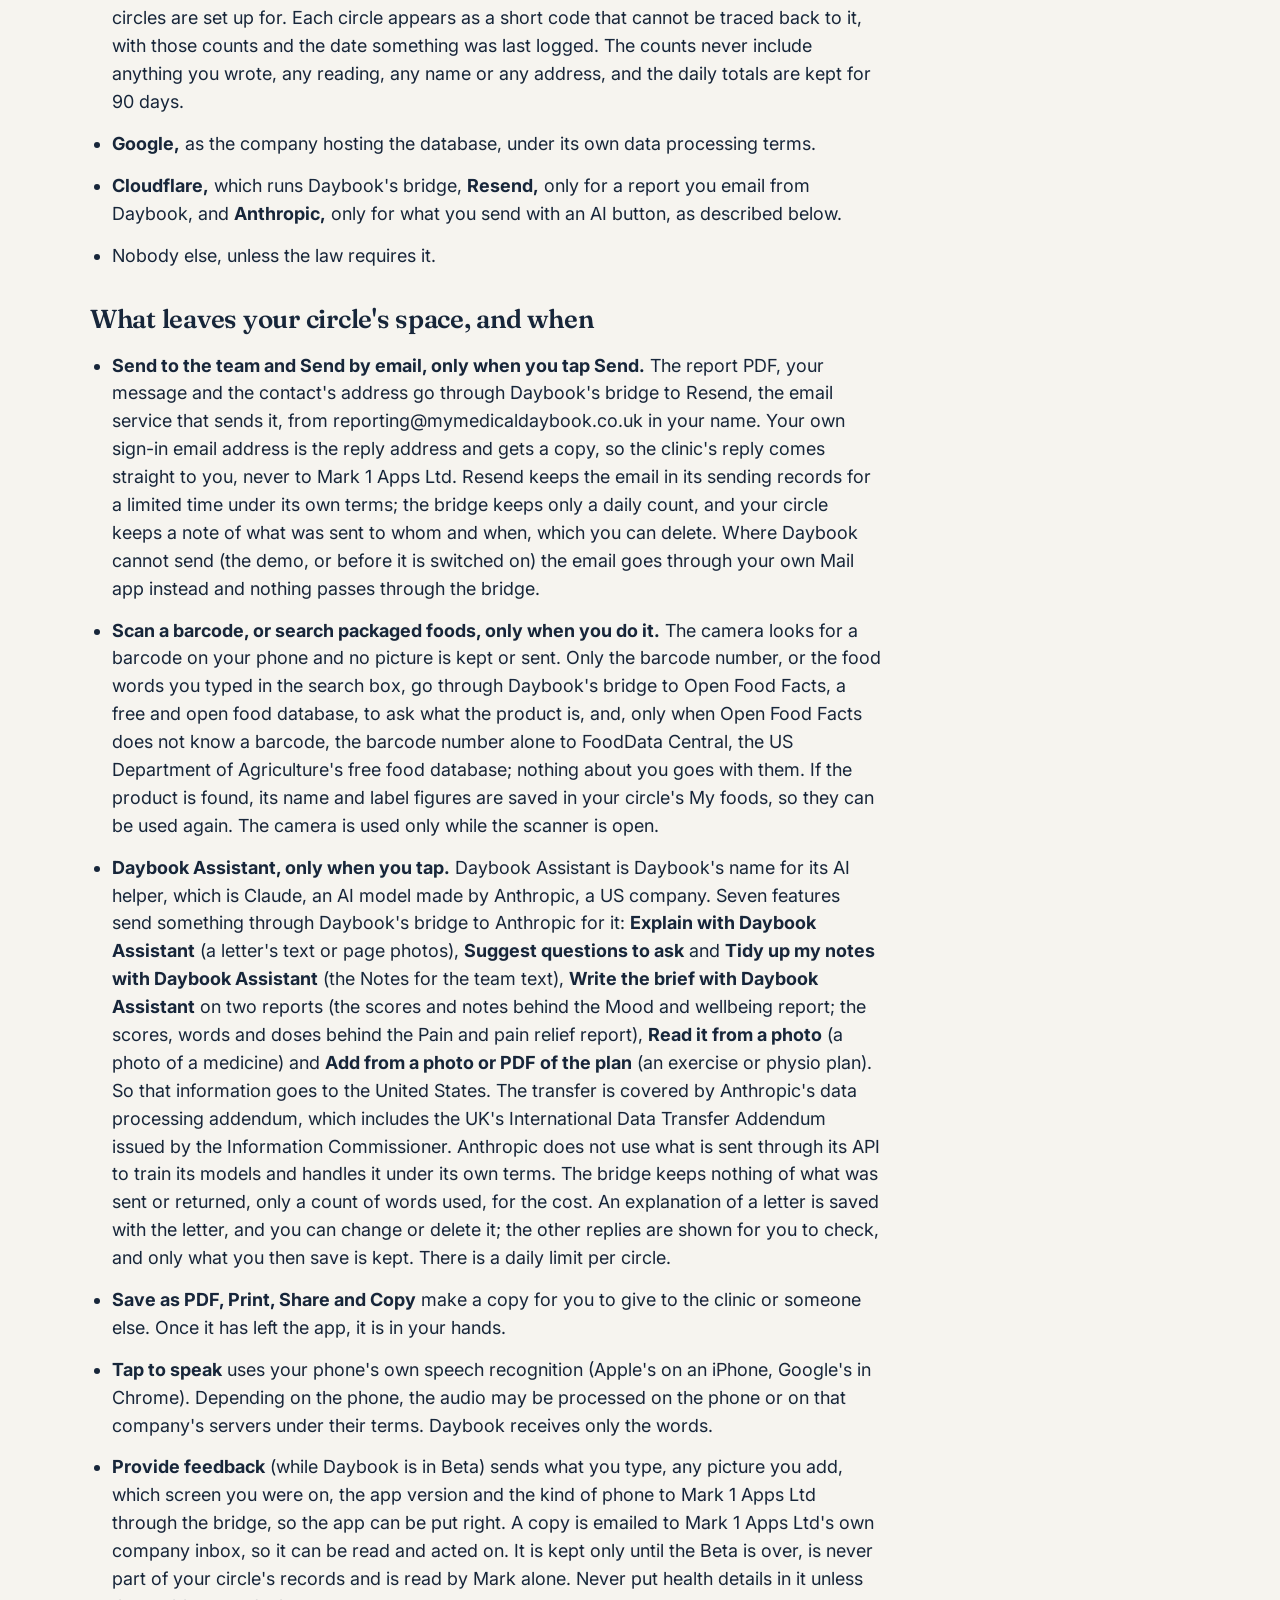
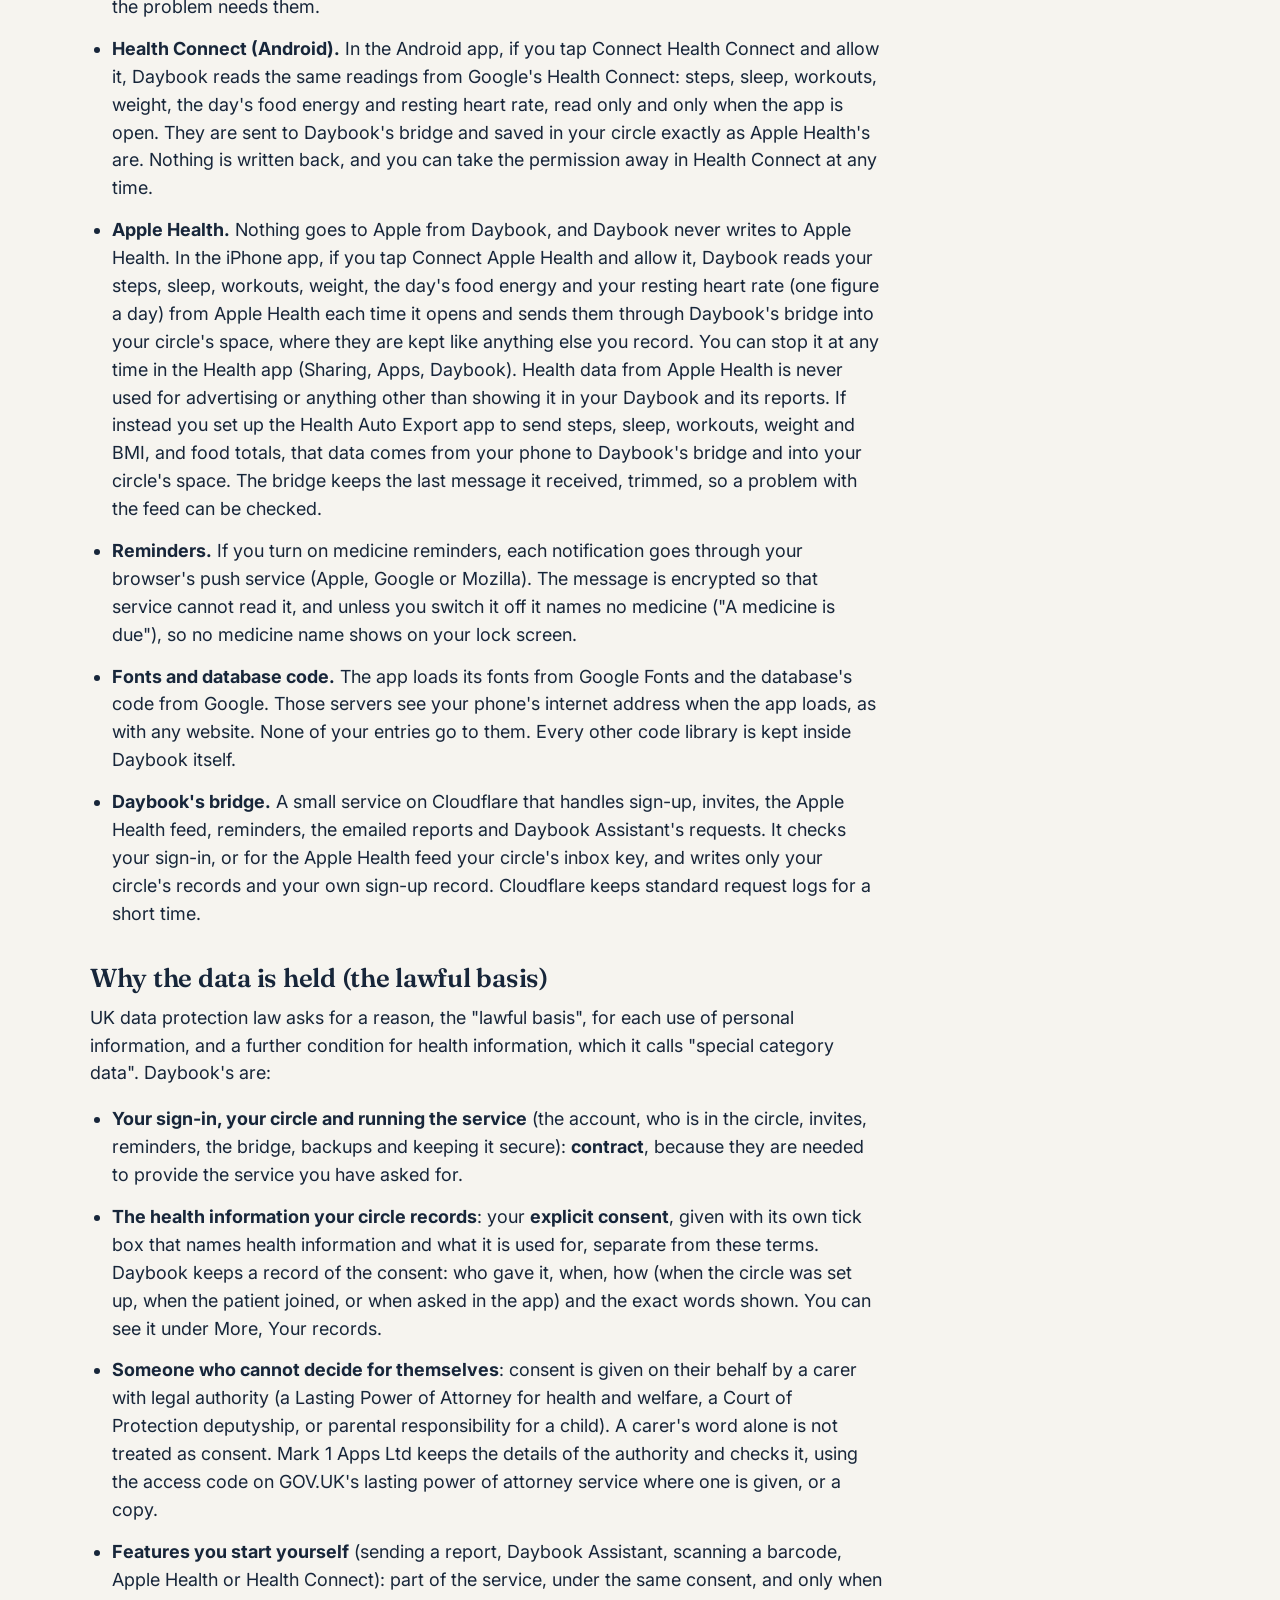
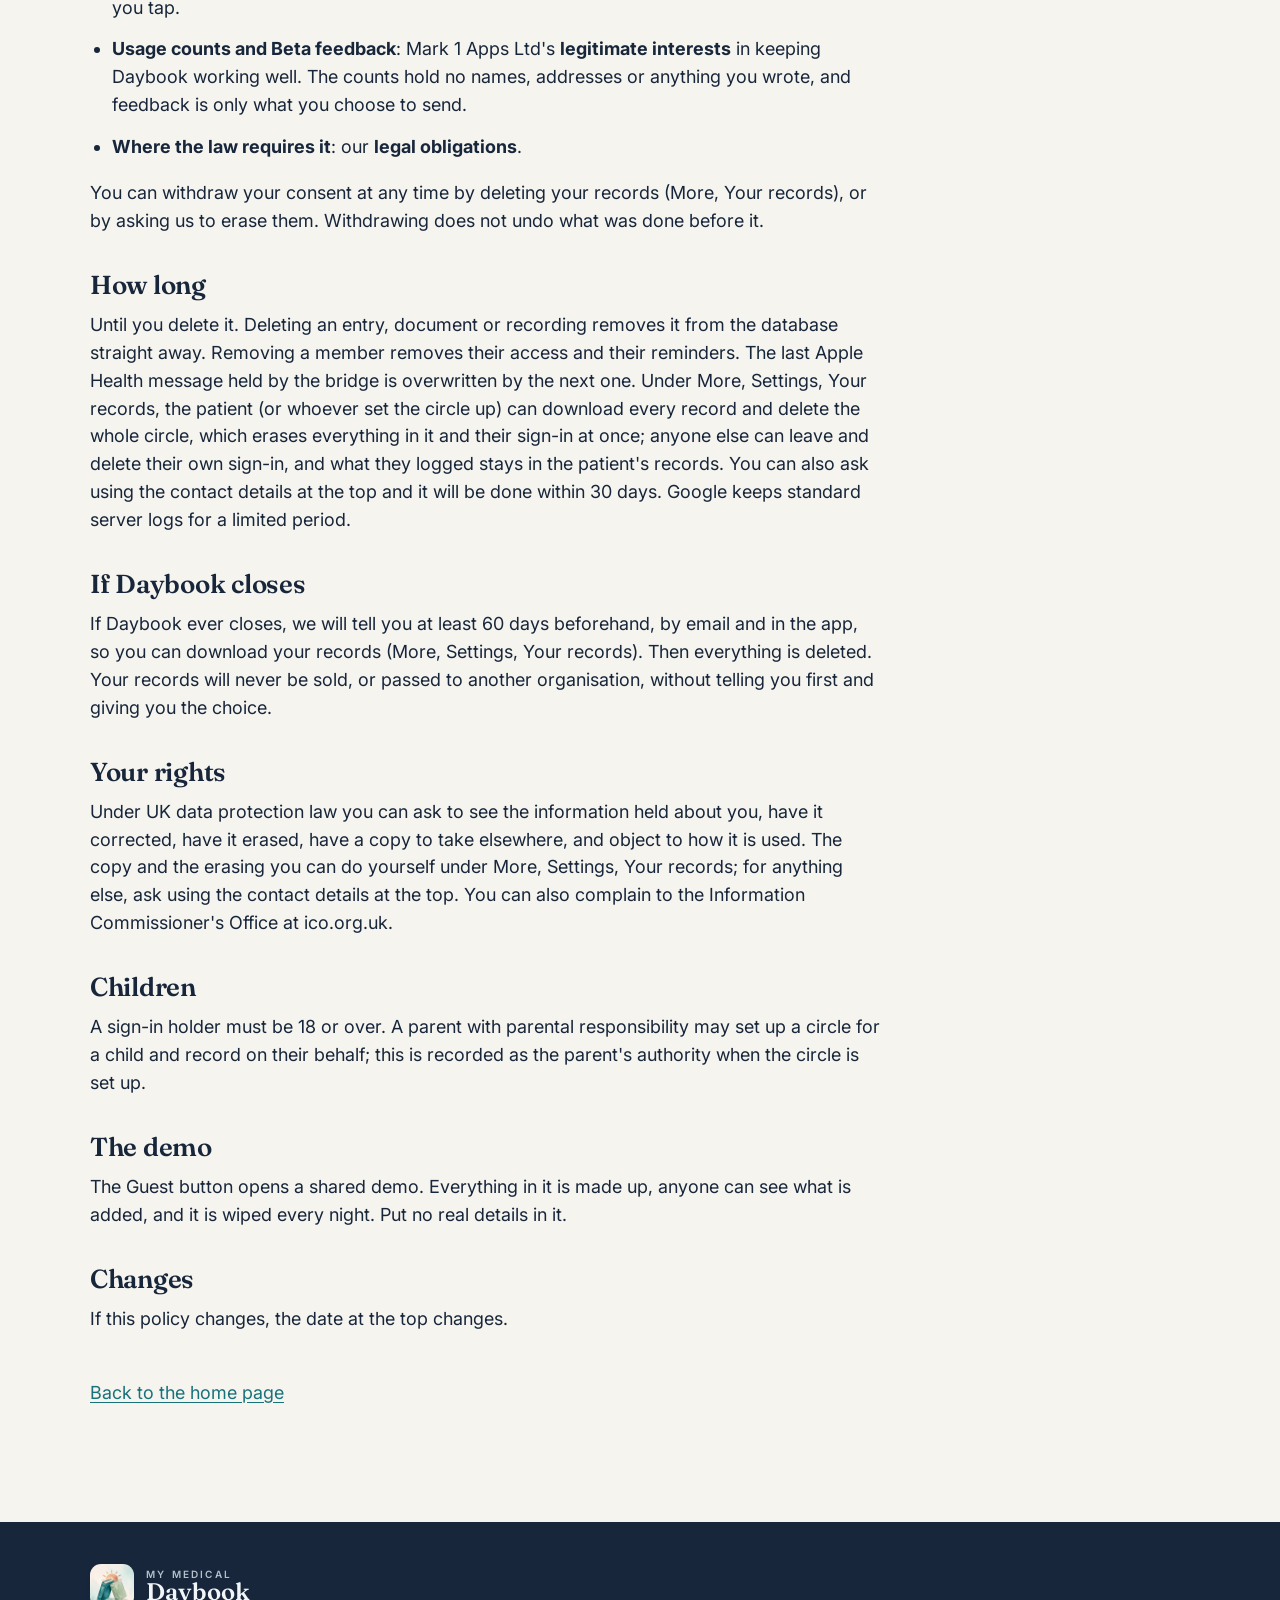
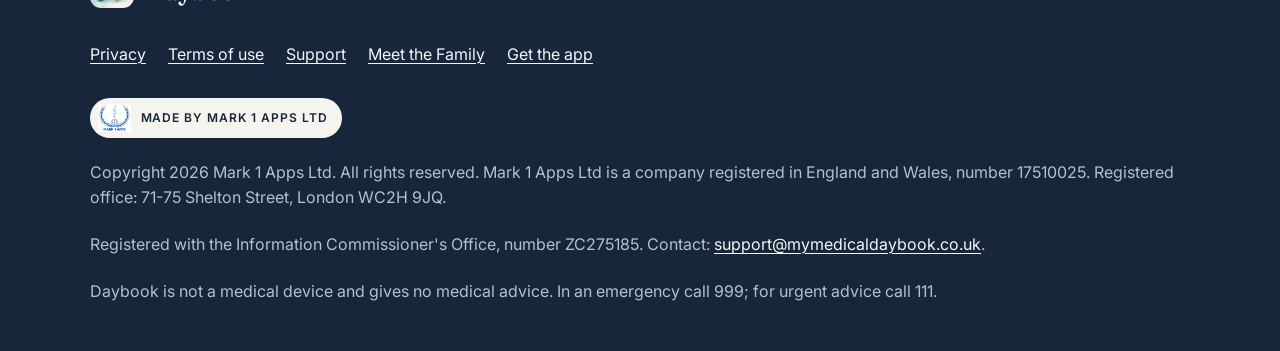
<file: privacy.html>
<!doctype html>
<html lang="en-GB">
<head>
  <meta charset="utf-8">
  <meta name="viewport" content="width=device-width, initial-scale=1, viewport-fit=cover">
  <title>Privacy | My Medical Daybook</title>
  <meta name="description" content="How My Medical Daybook stores and protects what you record, who can see it, and your rights.">
  <meta name="theme-color" content="#F6F4EF" media="(prefers-color-scheme: light)">
  <meta name="theme-color" content="#0F1B24" media="(prefers-color-scheme: dark)">
  <link rel="canonical" href="https://mymedicaldaybook.co.uk/privacy.html">
  <meta property="og:url" content="https://mymedicaldaybook.co.uk/privacy.html">
  <meta property="og:site_name" content="My Medical Daybook">
  <meta property="og:locale" content="en_GB">
  <meta name="twitter:card" content="summary_large_image">
  <link rel="icon" href="icons/favicon-32.png" sizes="32x32" type="image/png">
  <link rel="icon" href="icons/favicon-64.png" sizes="64x64" type="image/png">
  <link rel="apple-touch-icon" href="icons/apple-touch-icon.png">
  <link rel="preconnect" href="https://fonts.googleapis.com">
  <link rel="preconnect" href="https://fonts.gstatic.com" crossorigin>
  <link rel="stylesheet" href="https://fonts.googleapis.com/css2?family=Fraunces:opsz,wght@9..144,600&family=Inter:wght@400;500;600&display=swap">
  <link rel="stylesheet" href="css/site.css?v=21">
  <script>document.documentElement.classList.add('js');</script>
</head>
<body>
  <a class="skip" href="#main">Skip to the main content</a>
  <header class="top">
    <div class="wrap">
      <a class="lockup" href="index.html">
        <img src="icons/icon-96.png" alt="" width="44" height="44">
        <span><span class="pre">My Medical</span><span class="name">Daybook</span><span class="sr-only">, home</span></span>
      </a>
      <nav aria-label="Site">
        <a class="navlink" href="index.html#does">What it does</a>
        <a class="navlink" href="index.html#guide">See it work</a>
        <a class="navlink" href="index.html#reports">The reports</a>
        <a class="navlink keep" href="index.html#try">Try it</a>
        <a class="navlink family" href="family.html"><span class="long">Meet the Family</span><span class="short">Family</span></a>
        <a class="btn" href="index.html#get">Get the app</a>
      </nav>
    </div>
  </header>
  <main id="main" class="wrap">
    <div class="page-head">
      <h1>Privacy</h1>
      <p class="date">Last updated 15 November 2026</p>
    </div>
    <div class="prose">
<p>My Medical Daybook (Daybook for short) is made and run by Mark 1 Apps Ltd, a company registered in England and Wales (company number 17510025), which is responsible for the information the app holds (the "data controller" in UK law). Mark 1 Apps Ltd is registered with the Information Commissioner's Office, registration number ZC275185. Contact: <a href="mailto:support@mymedicaldaybook.co.uk">support@mymedicaldaybook.co.uk</a>.</p>
<h2>The short version</h2>
<ul>
  <li>What you record in Daybook is yours. It lives in your care circle's own locked space. Only the people you choose see it, and you can take anyone out.</li>
  <li>Mark 1 Apps Ltd never looks at your records in running Daybook. The only exceptions are if you ask us for help and agree to us looking, or where the law requires it.</li>
  <li>No circle can see another circle's records. The database enforces this, not just the app.</li>
  <li>Nothing is sold, nothing is used for advertising, and nothing is used to train AI.</li>
  <li>Your health information leaves your circle's space only when you use a feature that sends it (listed below, each one started by a tap), or through the medicine reminders if you switch them on.</li>
  <li>You can delete any entry, document or recording yourself, and you can ask for everything to be exported or erased.</li>
  <li>No cookies, no tracking, no analytics.</li>
</ul>
<h2>Your care circle</h2>
<p>A care circle is one patient's records and the people they have let in. It is set up by the patient, or by a carer for someone they look after. A carer setting it up names the patient and says either that the patient can decide for themselves, in which case nothing can be recorded until the patient joins and agrees in their own right, or that the carer holds legal authority to act for them (a Lasting Power of Attorney for health and welfare, a Court of Protection deputyship, or parental responsibility for a child). The authority is recorded with its type, the date it was registered and, if given, its access code, and Mark 1 Apps Ltd checks it. The records are the patient's, whoever typed them in: the patient's rights below come first, and the patient can take charge of the circle at any time. Only the patient, and the person who set the circle up until they hand it over, can invite someone in or remove them. Everyone else in the circle has exactly the access they were given and nothing more.</p>
<h2>What Daybook stores</h2>
<p><b>Your sign-in:</b> your email address and password (held by Google's Firebase Authentication; Daybook never sees the password), your first name, your role in the circle (family, read only, or medicines and treatment only), whether you are the patient or a carer, and which circle you belong to.</p>
<p><b>What your circle records:</b> check-ins (pain, mood, sleep, sickness, appetite, energy, how much you felt low, worried or enjoyed something each evening, a weekly check whose questions follow the conditions Daybook is set up for, a carer's own weekly check, and their own mood score and notes at the patient's morning and evening times, all on how the patient seemed, with Crohn's or colitis tummy pain, whether your gut stopped you doing anything, nights up for the toilet, whether you are fasting that day and which kind, and a weekly question about joints, eyes, skin and mouth, and what you write), readings (temperature, heart rate, blood pressure, oxygen, weight and BMI), food and drink, notes, questions for the care team and their answers, including any voice recordings you choose to make, medicines, doses and reminder times, letters and documents you photograph or paste in and the explanations saved with them, bowel movements (the type, any blood, urgency and accidents, and with Crohn's or colitis your usual number a day and whether you have a stoma), blood test and calprotectin results you type in or read from a photo, as the team gave them, with Crohn's or colitis the flare plan your team gave you, which days you mark as flare days and the calls you log to the advice line, symptoms between check-ins, each night's sleep (when you went to bed and woke, whether you felt rested, whether it was broken, what broke it and roughly for how long), whether you use a watch or health app, which conditions Daybook is set up for, treatment sessions and the calendar, exercise ticks, steps, sleep, workouts and food totals if you connect Apple Health, saved meals, who to contact (names, roles, phone numbers, any extension or menu option, and email addresses), and your settings.</p>
<p><b>On your phone:</b> a copy of your account record and of the records you have opened, so the app works on a weak signal, and a few settings (which charts you view as tables, the exercise filter, the weight unit, the opener). Words typed into a note or a question are kept on the phone until you save or close that screen, so they are not lost if the phone closes the app; they are cleared when you save, cancel or clear them, and after 7 days at most. A check-in you have started is kept whole (the scores, the words and the step you were on) on the phone and in your circle's space until it is saved or you start it again, 7 days at most, so it comes back as you left it on either phone. When you sign out, Daybook clears its copy of the records, the words kept as typed and the unfinished check-ins from that phone; only settings such as the weight unit stay. Your browser holds these and they go when you clear its data.</p>
<p><b>If you turn on reminders:</b> each phone's push address and browser type, so the reminder reaches it. <b>For Daybook Assistant:</b> a daily count per circle of how many requests were made and how many words they used, for the cost.</p>
<h2>Where it is kept</h2>
<p>In Google Cloud's Firestore database in London (the europe-west2 region), through Google's Firebase service and under Google's security measures. Everything travels encrypted (HTTPS), and Google encrypts it when stored. It is not end-to-end encrypted, so Google's systems and the operator can technically reach it. Anything you send with an AI button goes to Anthropic in the United States. The app itself is served from GitHub Pages.</p>
<h2>Who can see it</h2>
<ul>
  <li><b>The members of your care circle,</b> the people the patient, or whoever set the circle up, chose, according to the access they were given. Family members can add, change and delete. A read-only member sees everything and changes nothing. A "medicines and treatment only" member sees medicines, the treatment calendar (with the mood marks) and the readings, sleep and drinks charts, and nothing else. The database itself enforces these rules, not just the app.</li>
  <li><b>Mark 1 Apps Ltd,</b> as the operator, has administrative access to the database in order to run it. Faults are in the code, not in anyone's circle, so running Daybook never involves reading your records. The only times anyone at Mark 1 Apps Ltd would open a circle's records are if you ask for help with something only your own records can explain and agree to it first, or where the law requires it. Both would be rare, and you would know.</li>
  <li><b>Usage counts.</b> To see which parts of Daybook are used and keep it running well, the operator sees counts, worked out once a night: how many circles there are, how many logged anything in the last week, how many check-ins were done, how many times each Daybook Assistant feature and the Send by email button were used, and which conditions circles are set up for. Each circle appears as a short code that cannot be traced back to it, with those counts and the date something was last logged. The counts never include anything you wrote, any reading, any name or any address, and the daily totals are kept for 90 days.</li>
  <li><b>Google,</b> as the company hosting the database, under its own data processing terms.</li>
  <li><b>Cloudflare,</b> which runs Daybook's bridge, <b>Resend,</b> only for a report you email from Daybook, and <b>Anthropic,</b> only for what you send with an AI button, as described below.</li>
  <li>Nobody else, unless the law requires it.</li>
</ul>
<h2>What leaves your circle's space, and when</h2>
<ul>
  <li><b>Send to the team and Send by email, only when you tap Send.</b> The report PDF, your message and the contact's address go through Daybook's bridge to Resend, the email service that sends it, from reporting@mymedicaldaybook.co.uk in your name. Your own sign-in email address is the reply address and gets a copy, so the clinic's reply comes straight to you, never to Mark 1 Apps Ltd. Resend keeps the email in its sending records for a limited time under its own terms; the bridge keeps only a daily count, and your circle keeps a note of what was sent to whom and when, which you can delete. Where Daybook cannot send (the demo, or before it is switched on) the email goes through your own Mail app instead and nothing passes through the bridge.</li>
  <li><b>Scan a barcode, or search packaged foods, only when you do it.</b> The camera looks for a barcode on your phone and no picture is kept or sent. Only the barcode number, or the food words you typed in the search box, go through Daybook's bridge to Open Food Facts, a free and open food database, to ask what the product is, and, only when Open Food Facts does not know a barcode, the barcode number alone to FoodData Central, the US Department of Agriculture's free food database; nothing about you goes with them. If the product is found, its name and label figures are saved in your circle's My foods, so they can be used again. The camera is used only while the scanner is open.</li>
  <li><b>Daybook Assistant, only when you tap.</b> Daybook Assistant is Daybook's name for its AI helper, which is Claude, an AI model made by Anthropic, a US company. Seven features send something through Daybook's bridge to Anthropic for it: <b>Explain with Daybook Assistant</b> (a letter's text or page photos), <b>Suggest questions to ask</b> and <b>Tidy up my notes with Daybook Assistant</b> (the Notes for the team text), <b>Write the brief with Daybook Assistant</b> on two reports (the scores and notes behind the Mood and wellbeing report; the scores, words and doses behind the Pain and pain relief report), <b>Read it from a photo</b> (a photo of a medicine) and <b>Add from a photo or PDF of the plan</b> (an exercise or physio plan). So that information goes to the United States. The transfer is covered by Anthropic's data processing addendum, which includes the UK's International Data Transfer Addendum issued by the Information Commissioner. Anthropic does not use what is sent through its API to train its models and handles it under its own terms. The bridge keeps nothing of what was sent or returned, only a count of words used, for the cost. An explanation of a letter is saved with the letter, and you can change or delete it; the other replies are shown for you to check, and only what you then save is kept. There is a daily limit per circle.</li>
  <li><b>Save as PDF, Print, Share and Copy</b> make a copy for you to give to the clinic or someone else. Once it has left the app, it is in your hands.</li>
  <li><b>Tap to speak</b> uses your phone's own speech recognition (Apple's on an iPhone, Google's in Chrome). Depending on the phone, the audio may be processed on the phone or on that company's servers under their terms. Daybook receives only the words.</li>
  <li><b>Provide feedback</b> (while Daybook is in Beta) sends what you type, any picture you add, which screen you were on, the app version and the kind of phone to Mark 1 Apps Ltd through the bridge, so the app can be put right. A copy is emailed to Mark 1 Apps Ltd's own company inbox, so it can be read and acted on. It is kept only until the Beta is over, is never part of your circle's records and is read by Mark alone. Never put health details in it unless the problem needs them.</li>
  <li><b>Health Connect (Android).</b> In the Android app, if you tap Connect Health Connect and allow it, Daybook reads the same readings from Google's Health Connect: steps, sleep, workouts, weight, the day's food energy and resting heart rate, read only and only when the app is open. They are sent to Daybook's bridge and saved in your circle exactly as Apple Health's are. Nothing is written back, and you can take the permission away in Health Connect at any time.</li>
  <li><b>Apple Health.</b> Nothing goes to Apple from Daybook, and Daybook never writes to Apple Health. In the iPhone app, if you tap Connect Apple Health and allow it, Daybook reads your steps, sleep, workouts, weight, the day's food energy and your resting heart rate (one figure a day) from Apple Health each time it opens and sends them through Daybook's bridge into your circle's space, where they are kept like anything else you record. You can stop it at any time in the Health app (Sharing, Apps, Daybook). Health data from Apple Health is never used for advertising or anything other than showing it in your Daybook and its reports. If instead you set up the Health Auto Export app to send steps, sleep, workouts, weight and BMI, and food totals, that data comes from your phone to Daybook's bridge and into your circle's space. The bridge keeps the last message it received, trimmed, so a problem with the feed can be checked.</li>
  <li><b>Reminders.</b> If you turn on medicine reminders, each notification goes through your browser's push service (Apple, Google or Mozilla). The message is encrypted so that service cannot read it, and unless you switch it off it names no medicine ("A medicine is due"), so no medicine name shows on your lock screen.</li>
  <li><b>Fonts and database code.</b> The app loads its fonts from Google Fonts and the database's code from Google. Those servers see your phone's internet address when the app loads, as with any website. None of your entries go to them. Every other code library is kept inside Daybook itself.</li>
  <li><b>Daybook's bridge.</b> A small service on Cloudflare that handles sign-up, invites, the Apple Health feed, reminders, the emailed reports and Daybook Assistant's requests. It checks your sign-in, or for the Apple Health feed your circle's inbox key, and writes only your circle's records and your own sign-up record. Cloudflare keeps standard request logs for a short time.</li>
</ul>
<h2>Why the data is held (the lawful basis)</h2>
<p>UK data protection law asks for a reason, the "lawful basis", for each use of personal information, and a further condition for health information, which it calls "special category data". Daybook's are:</p>
<ul>
  <li><b>Your sign-in, your circle and running the service</b> (the account, who is in the circle, invites, reminders, the bridge, backups and keeping it secure): <b>contract</b>, because they are needed to provide the service you have asked for.</li>
  <li><b>The health information your circle records</b>: your <b>explicit consent</b>, given with its own tick box that names health information and what it is used for, separate from these terms. Daybook keeps a record of the consent: who gave it, when, how (when the circle was set up, when the patient joined, or when asked in the app) and the exact words shown. You can see it under More, Your records.</li>
  <li><b>Someone who cannot decide for themselves</b>: consent is given on their behalf by a carer with legal authority (a Lasting Power of Attorney for health and welfare, a Court of Protection deputyship, or parental responsibility for a child). A carer's word alone is not treated as consent. Mark 1 Apps Ltd keeps the details of the authority and checks it, using the access code on GOV.UK's lasting power of attorney service where one is given, or a copy.</li>
  <li><b>Features you start yourself</b> (sending a report, Daybook Assistant, scanning a barcode, Apple Health or Health Connect): part of the service, under the same consent, and only when you tap.</li>
  <li><b>Usage counts and Beta feedback</b>: Mark 1 Apps Ltd's <b>legitimate interests</b> in keeping Daybook working well. The counts hold no names, addresses or anything you wrote, and feedback is only what you choose to send.</li>
  <li><b>Where the law requires it</b>: our <b>legal obligations</b>.</li>
</ul>
<p>You can withdraw your consent at any time by deleting your records (More, Your records), or by asking us to erase them. Withdrawing does not undo what was done before it.</p>
<h2>How long</h2>
<p>Until you delete it. Deleting an entry, document or recording removes it from the database straight away. Removing a member removes their access and their reminders. The last Apple Health message held by the bridge is overwritten by the next one. Under More, Settings, Your records, the patient (or whoever set the circle up) can download every record and delete the whole circle, which erases everything in it and their sign-in at once; anyone else can leave and delete their own sign-in, and what they logged stays in the patient's records. You can also ask using the contact details at the top and it will be done within 30 days. Google keeps standard server logs for a limited period.</p>
<h2>If Daybook closes</h2>
<p>If Daybook ever closes, we will tell you at least 60 days beforehand, by email and in the app, so you can download your records (More, Settings, Your records). Then everything is deleted. Your records will never be sold, or passed to another organisation, without telling you first and giving you the choice.</p>

<h2>Your rights</h2>
<p>Under UK data protection law you can ask to see the information held about you, have it corrected, have it erased, have a copy to take elsewhere, and object to how it is used. The copy and the erasing you can do yourself under More, Settings, Your records; for anything else, ask using the contact details at the top. You can also complain to the Information Commissioner's Office at ico.org.uk.</p>
<h2>Children</h2>
<p>A sign-in holder must be 18 or over. A parent with parental responsibility may set up a circle for a child and record on their behalf; this is recorded as the parent's authority when the circle is set up.</p>
<h2>The demo</h2>
<p>The Guest button opens a shared demo. Everything in it is made up, anyone can see what is added, and it is wiped every night. Put no real details in it.</p>
<h2>Changes</h2>
<p>If this policy changes, the date at the top changes.</p>
      <p><a class="back" href="index.html">Back to the home page</a></p>
    </div>
  </main>
  <footer>
    <div class="wrap">
      <a class="lockup" href="index.html">
        <img src="icons/icon-96.png" alt="" width="44" height="44">
        <span><span class="pre">My Medical</span><span class="name">Daybook</span><span class="sr-only">, home</span></span>
      </a>
      <nav aria-label="Legal and support"><a href="privacy.html">Privacy</a><a href="terms.html">Terms of use</a><a href="support.html">Support</a><a href="family.html">Meet the Family</a><a href="index.html#get">Get the app</a></nav>
      <span class="co"><img src="icons/mark1apps-line-64.png" alt="" width="32" height="28" loading="lazy">Made by Mark 1 Apps Ltd</span>
      <p>Copyright <span data-year>2026</span> Mark 1 Apps Ltd. All rights reserved. Mark 1 Apps Ltd is a company registered in England and Wales, number 17510025. Registered office: 71-75 Shelton Street, London WC2H 9JQ.</p>
      <p>Registered with the Information Commissioner's Office, number ZC275185. Contact: <a href="mailto:support@mymedicaldaybook.co.uk">support@mymedicaldaybook.co.uk</a>.</p>
      <p>Daybook is not a medical device and gives no medical advice. In an emergency call 999; for urgent advice call 111.</p>
    </div>
  </footer>
  <script src="js/site.js?v=46" defer></script>
</body>
</html>
</file>
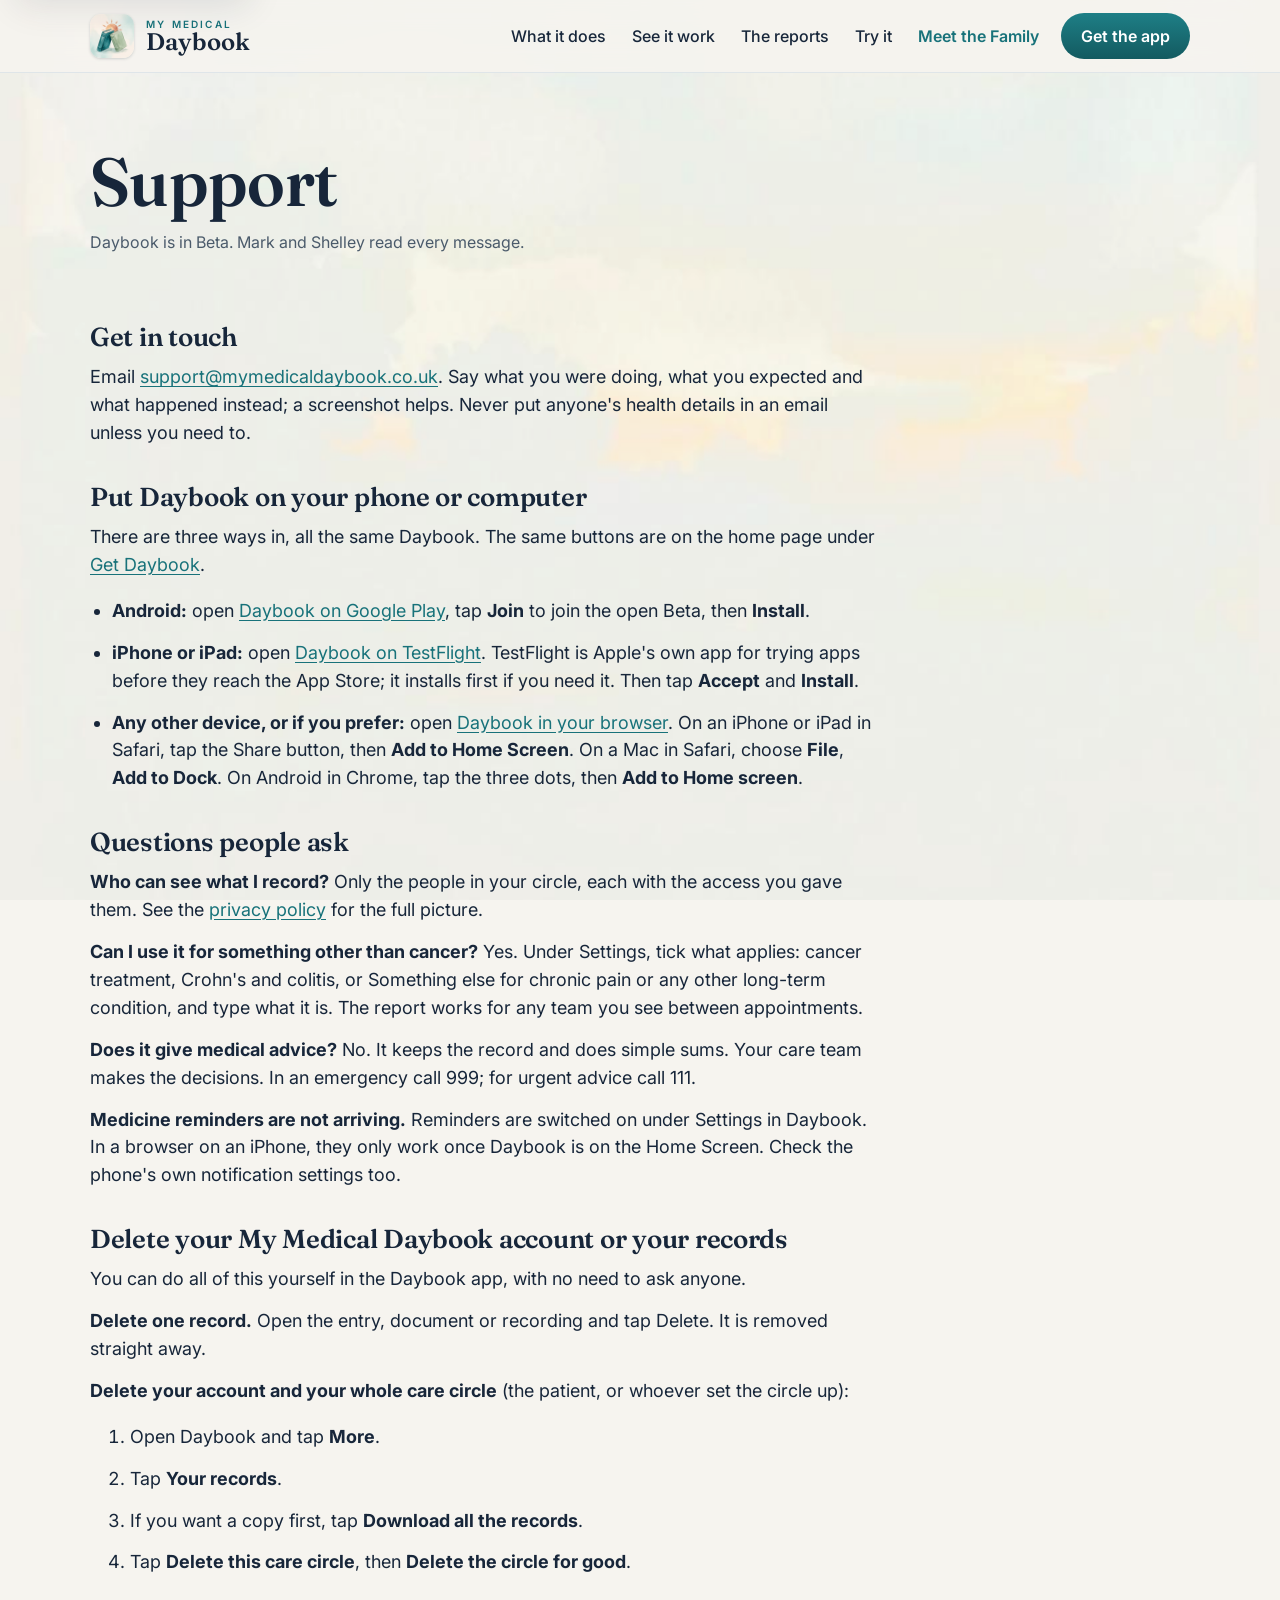
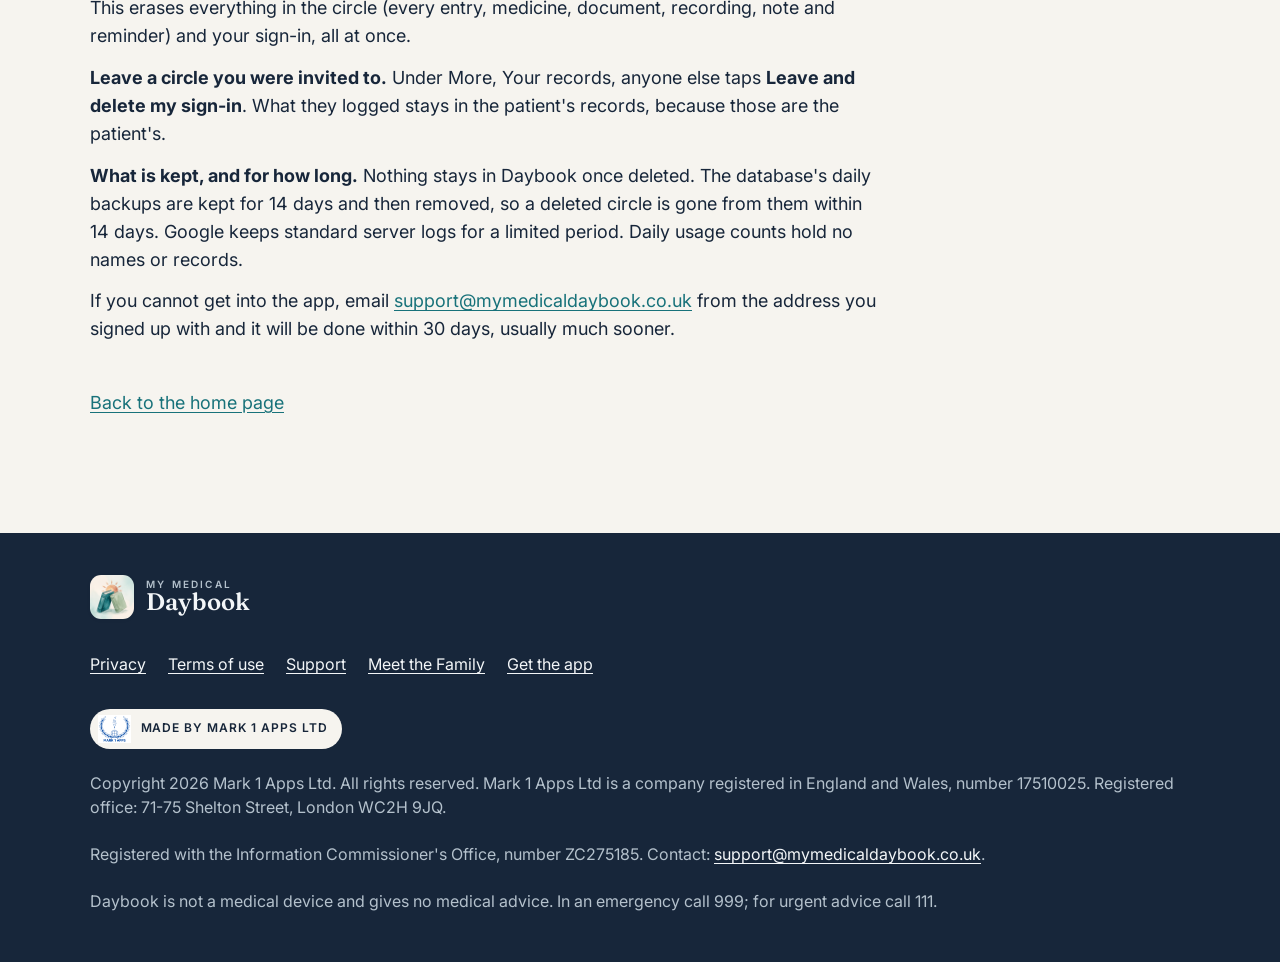
<file: support.html>
<!doctype html>
<html lang="en-GB">
<head>
  <meta charset="utf-8">
  <meta name="viewport" content="width=device-width, initial-scale=1, viewport-fit=cover">
  <title>Support | My Medical Daybook</title>
  <meta name="description" content="How to get help with My Medical Daybook, install it on your phone or Mac, and delete your records.">
  <meta name="theme-color" content="#F6F4EF" media="(prefers-color-scheme: light)">
  <meta name="theme-color" content="#0F1B24" media="(prefers-color-scheme: dark)">
  <link rel="canonical" href="https://mymedicaldaybook.co.uk/support.html">
  <meta property="og:url" content="https://mymedicaldaybook.co.uk/support.html">
  <meta property="og:site_name" content="My Medical Daybook">
  <meta property="og:locale" content="en_GB">
  <meta name="twitter:card" content="summary_large_image">
  <link rel="icon" href="icons/favicon-32.png" sizes="32x32" type="image/png">
  <link rel="icon" href="icons/favicon-64.png" sizes="64x64" type="image/png">
  <link rel="apple-touch-icon" href="icons/apple-touch-icon.png">
  <link rel="preconnect" href="https://fonts.googleapis.com">
  <link rel="preconnect" href="https://fonts.gstatic.com" crossorigin>
  <link rel="stylesheet" href="https://fonts.googleapis.com/css2?family=Fraunces:opsz,wght@9..144,600&family=Inter:wght@400;500;600&display=swap">
  <link rel="stylesheet" href="css/site.css?v=21">
  <script>document.documentElement.classList.add('js');</script>
</head>
<body>
  <a class="skip" href="#main">Skip to the main content</a>
  <header class="top">
    <div class="wrap">
      <a class="lockup" href="index.html">
        <img src="icons/icon-96.png" alt="" width="44" height="44">
        <span><span class="pre">My Medical</span><span class="name">Daybook</span><span class="sr-only">, home</span></span>
      </a>
      <nav aria-label="Site">
        <a class="navlink" href="index.html#does">What it does</a>
        <a class="navlink" href="index.html#guide">See it work</a>
        <a class="navlink" href="index.html#reports">The reports</a>
        <a class="navlink keep" href="index.html#try">Try it</a>
        <a class="navlink family" href="family.html"><span class="long">Meet the Family</span><span class="short">Family</span></a>
        <a class="btn" href="index.html#get">Get the app</a>
      </nav>
    </div>
  </header>
  <main id="main" class="wrap">
    <div class="page-head">
      <h1>Support</h1>
      <p class="date">Daybook is in Beta. Mark and Shelley read every message.</p>
    </div>
    <div class="prose">
<h2>Get in touch</h2>
<p>Email <a href="mailto:support@mymedicaldaybook.co.uk">support@mymedicaldaybook.co.uk</a>. Say what you were doing, what you expected and what happened instead; a screenshot helps. Never put anyone's health details in an email unless you need to.</p>
<h2>Put Daybook on your phone or computer</h2>
<p>There are three ways in, all the same Daybook. The same buttons are on the home page under <a href="index.html#get">Get Daybook</a>.</p>
<ul>
<li><b>Android:</b> open <a href="https://play.google.com/store/apps/details?id=uk.co.mark1apps.daybook" rel="noopener">Daybook on Google Play</a>, tap <b>Join</b> to join the open Beta, then <b>Install</b>.</li>
<li><b>iPhone or iPad:</b> open <a href="https://testflight.apple.com/join/4gUcyMJW" rel="noopener">Daybook on TestFlight</a>. TestFlight is Apple's own app for trying apps before they reach the App Store; it installs first if you need it. Then tap <b>Accept</b> and <b>Install</b>.</li>
<li><b>Any other device, or if you prefer:</b> open <a href="https://app.mymedicaldaybook.co.uk/">Daybook in your browser</a>. On an iPhone or iPad in Safari, tap the Share button, then <b>Add to Home Screen</b>. On a Mac in Safari, choose <b>File</b>, <b>Add to Dock</b>. On Android in Chrome, tap the three dots, then <b>Add to Home screen</b>.</li>
</ul>
<h2>Questions people ask</h2>
<p><b>Who can see what I record?</b> Only the people in your circle, each with the access you gave them. See the <a href="privacy.html">privacy policy</a> for the full picture.</p>
<p><b>Can I use it for something other than cancer?</b> Yes. Under Settings, tick what applies: cancer treatment, Crohn's and colitis, or Something else for chronic pain or any other long-term condition, and type what it is. The report works for any team you see between appointments.</p>
<p><b>Does it give medical advice?</b> No. It keeps the record and does simple sums. Your care team makes the decisions. In an emergency call 999; for urgent advice call 111.</p>
<p><b>Medicine reminders are not arriving.</b> Reminders are switched on under Settings in Daybook. In a browser on an iPhone, they only work once Daybook is on the Home Screen. Check the phone's own notification settings too.</p>
<h2 id="delete">Delete your My Medical Daybook account or your records</h2>
<p>You can do all of this yourself in the Daybook app, with no need to ask anyone.</p>
<p><b>Delete one record.</b> Open the entry, document or recording and tap Delete. It is removed straight away.</p>
<p><b>Delete your account and your whole care circle</b> (the patient, or whoever set the circle up):</p>
<ol>
<li>Open Daybook and tap <b>More</b>.</li>
<li>Tap <b>Your records</b>.</li>
<li>If you want a copy first, tap <b>Download all the records</b>.</li>
<li>Tap <b>Delete this care circle</b>, then <b>Delete the circle for good</b>.</li>
</ol>
<p>This erases everything in the circle (every entry, medicine, document, recording, note and reminder) and your sign-in, all at once.</p>
<p><b>Leave a circle you were invited to.</b> Under More, Your records, anyone else taps <b>Leave and delete my sign-in</b>. What they logged stays in the patient's records, because those are the patient's.</p>
<p><b>What is kept, and for how long.</b> Nothing stays in Daybook once deleted. The database's daily backups are kept for 14 days and then removed, so a deleted circle is gone from them within 14 days. Google keeps standard server logs for a limited period. Daily usage counts hold no names or records.</p>
<p>If you cannot get into the app, email <a href="mailto:support@mymedicaldaybook.co.uk">support@mymedicaldaybook.co.uk</a> from the address you signed up with and it will be done within 30 days, usually much sooner.</p>
      <p><a class="back" href="index.html">Back to the home page</a></p>
    </div>
  </main>
  <footer>
    <div class="wrap">
      <a class="lockup" href="index.html">
        <img src="icons/icon-96.png" alt="" width="44" height="44">
        <span><span class="pre">My Medical</span><span class="name">Daybook</span><span class="sr-only">, home</span></span>
      </a>
      <nav aria-label="Legal and support"><a href="privacy.html">Privacy</a><a href="terms.html">Terms of use</a><a href="support.html">Support</a><a href="family.html">Meet the Family</a><a href="index.html#get">Get the app</a></nav>
      <span class="co"><img src="icons/mark1apps-line-64.png" alt="" width="32" height="28" loading="lazy">Made by Mark 1 Apps Ltd</span>
      <p>Copyright <span data-year>2026</span> Mark 1 Apps Ltd. All rights reserved. Mark 1 Apps Ltd is a company registered in England and Wales, number 17510025. Registered office: 71-75 Shelton Street, London WC2H 9JQ.</p>
      <p>Registered with the Information Commissioner's Office, number ZC275185. Contact: <a href="mailto:support@mymedicaldaybook.co.uk">support@mymedicaldaybook.co.uk</a>.</p>
      <p>Daybook is not a medical device and gives no medical advice. In an emergency call 999; for urgent advice call 111.</p>
    </div>
  </footer>
  <script src="js/site.js?v=46" defer></script>
</body>
</html>
</file>
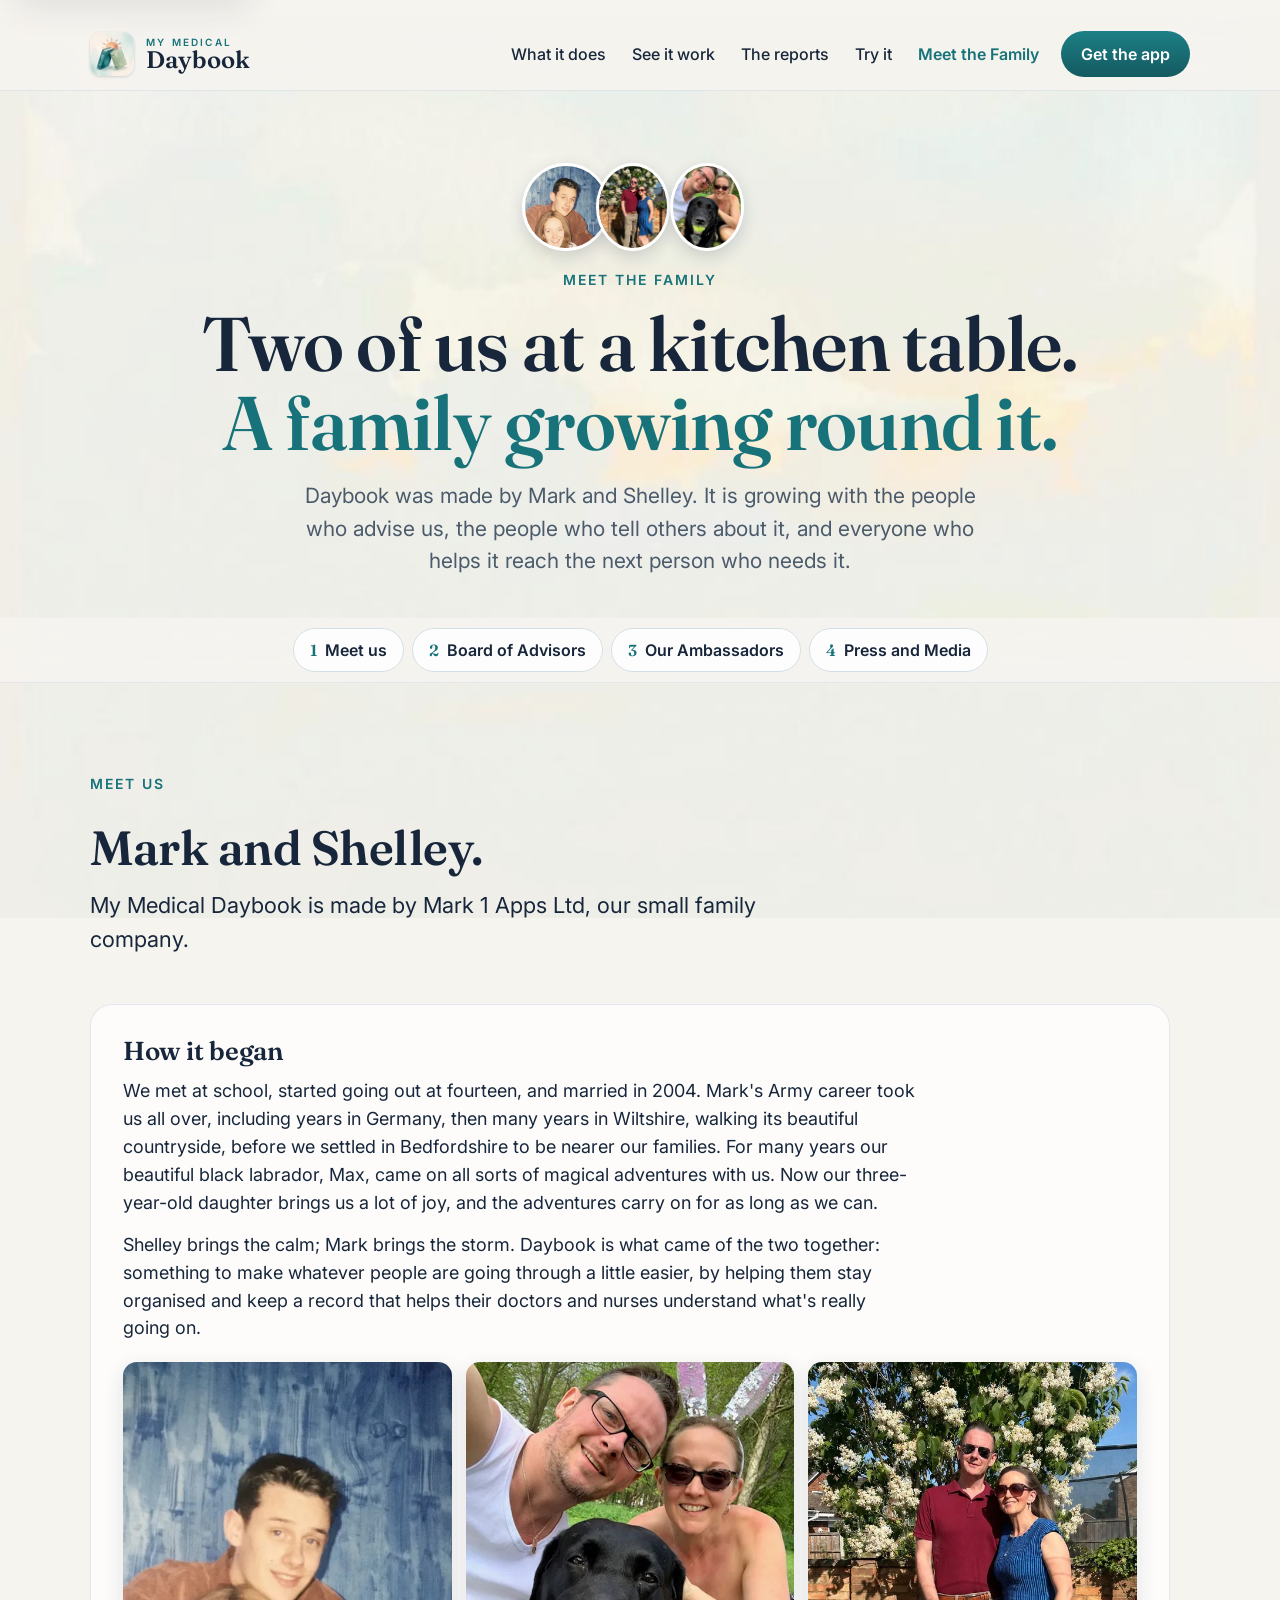
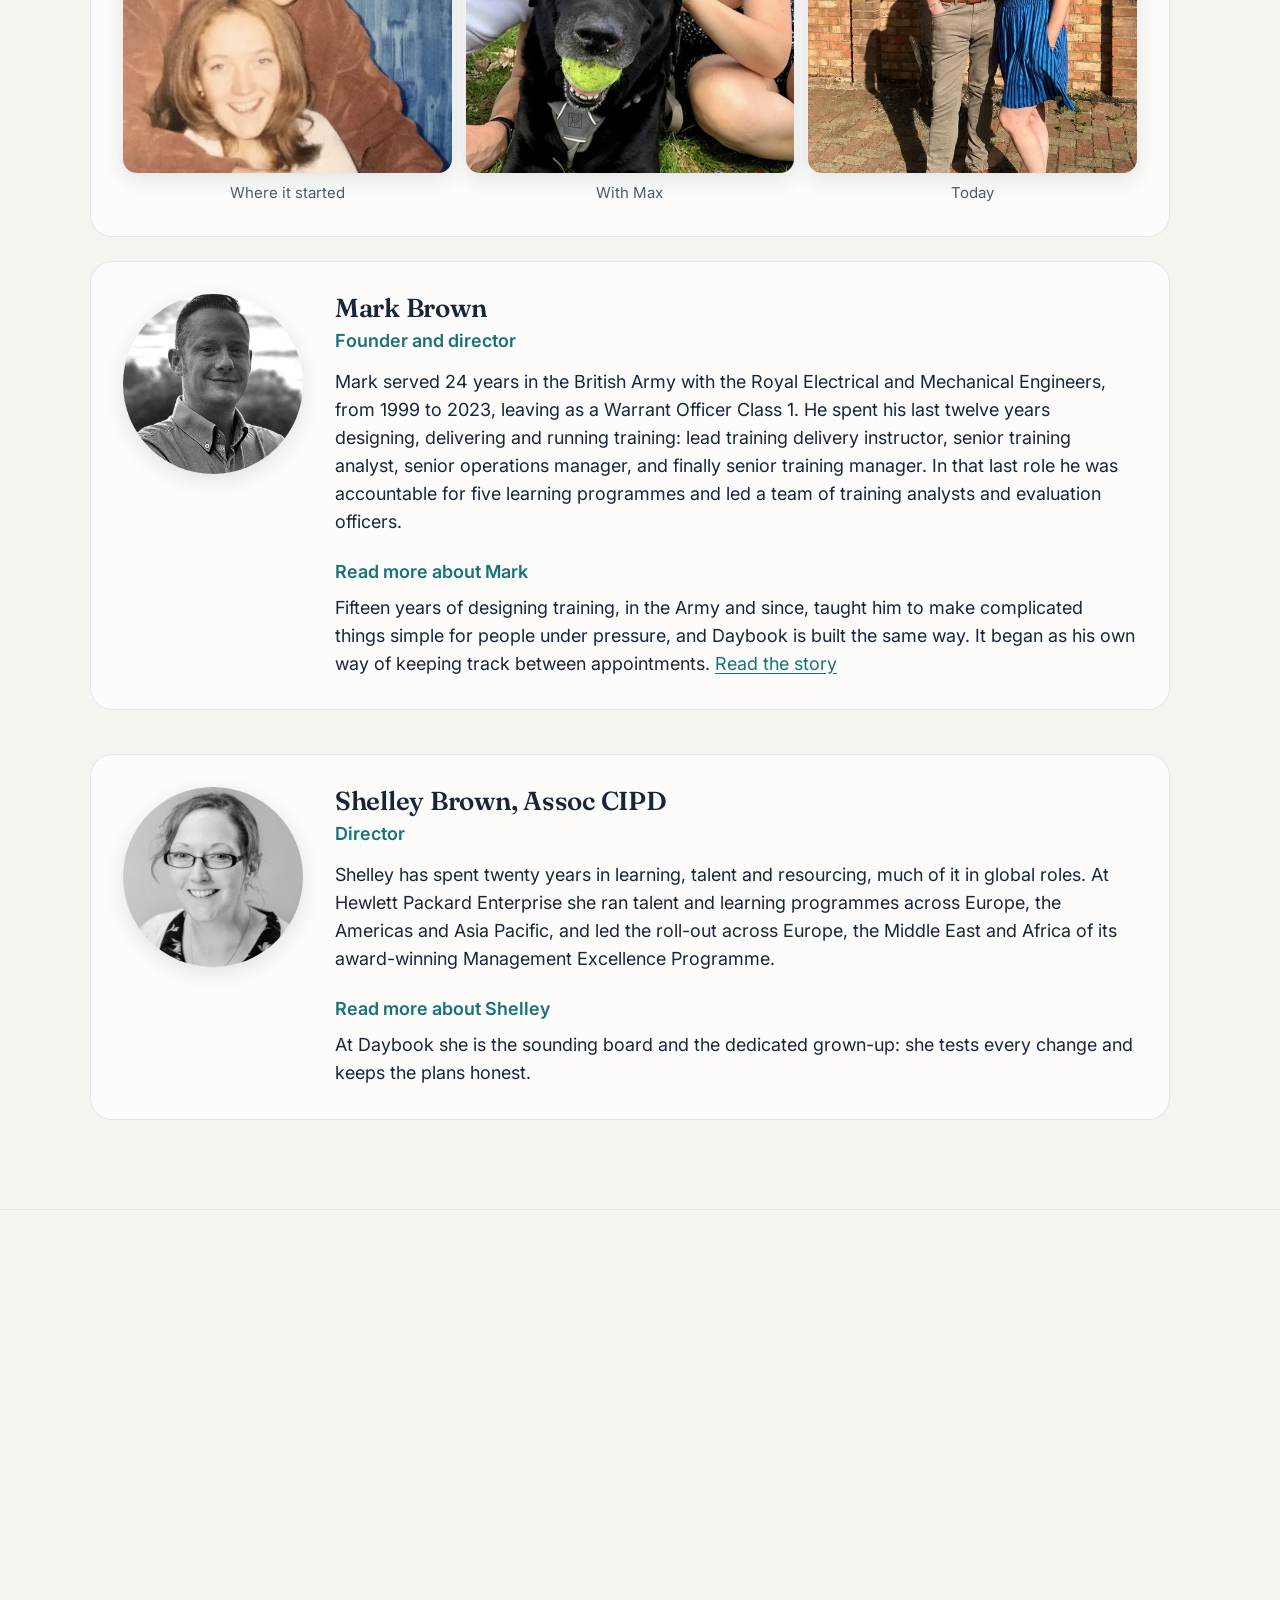
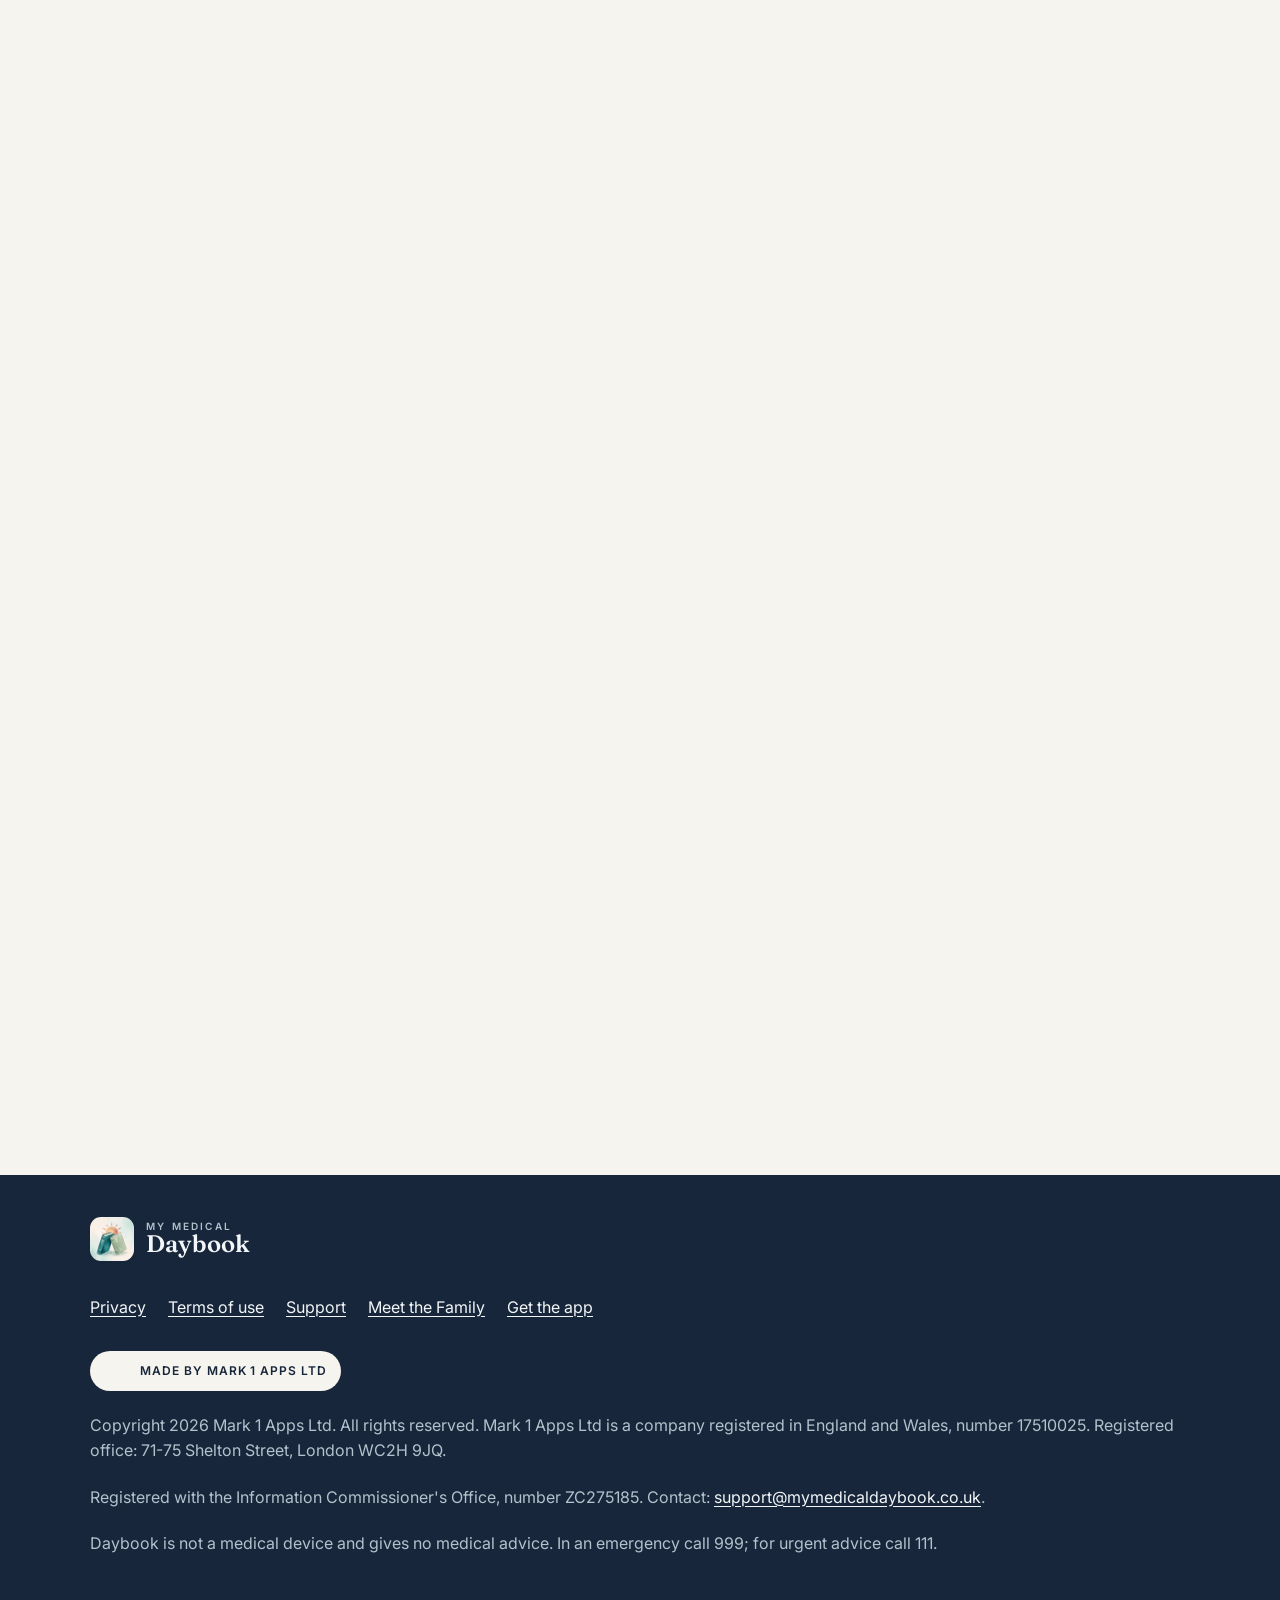
<file: team.html>
<!doctype html>
<html lang="en-GB">
<head>
  <meta charset="utf-8">
  <meta name="robots" content="noindex">
  <meta http-equiv="refresh" content="0; url=family.html#us">
  <link rel="canonical" href="https://mymedicaldaybook.co.uk/family.html">
  <title>Meet the Family | My Medical Daybook</title>
</head>
<body><p>Meet the team is now <a href="family.html#us">Meet the Family</a>.</p></body>
</html>
</file>
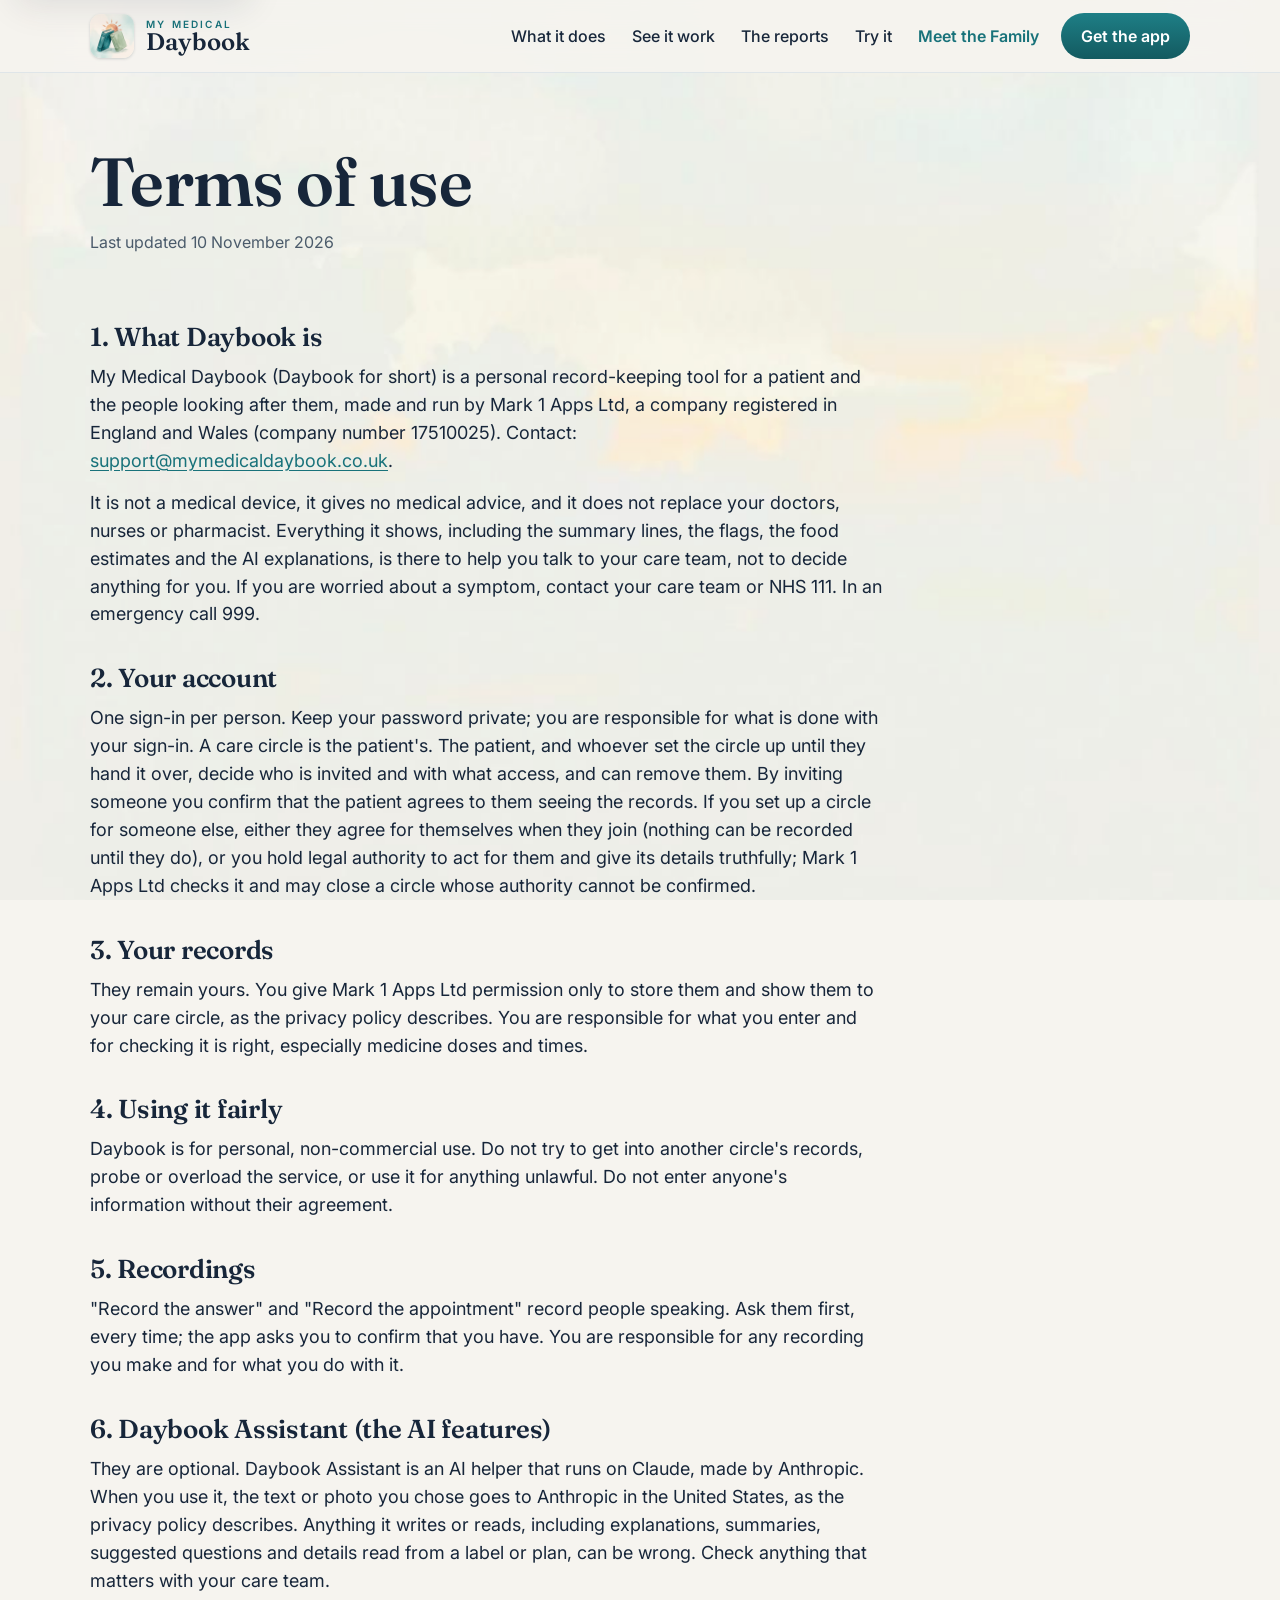
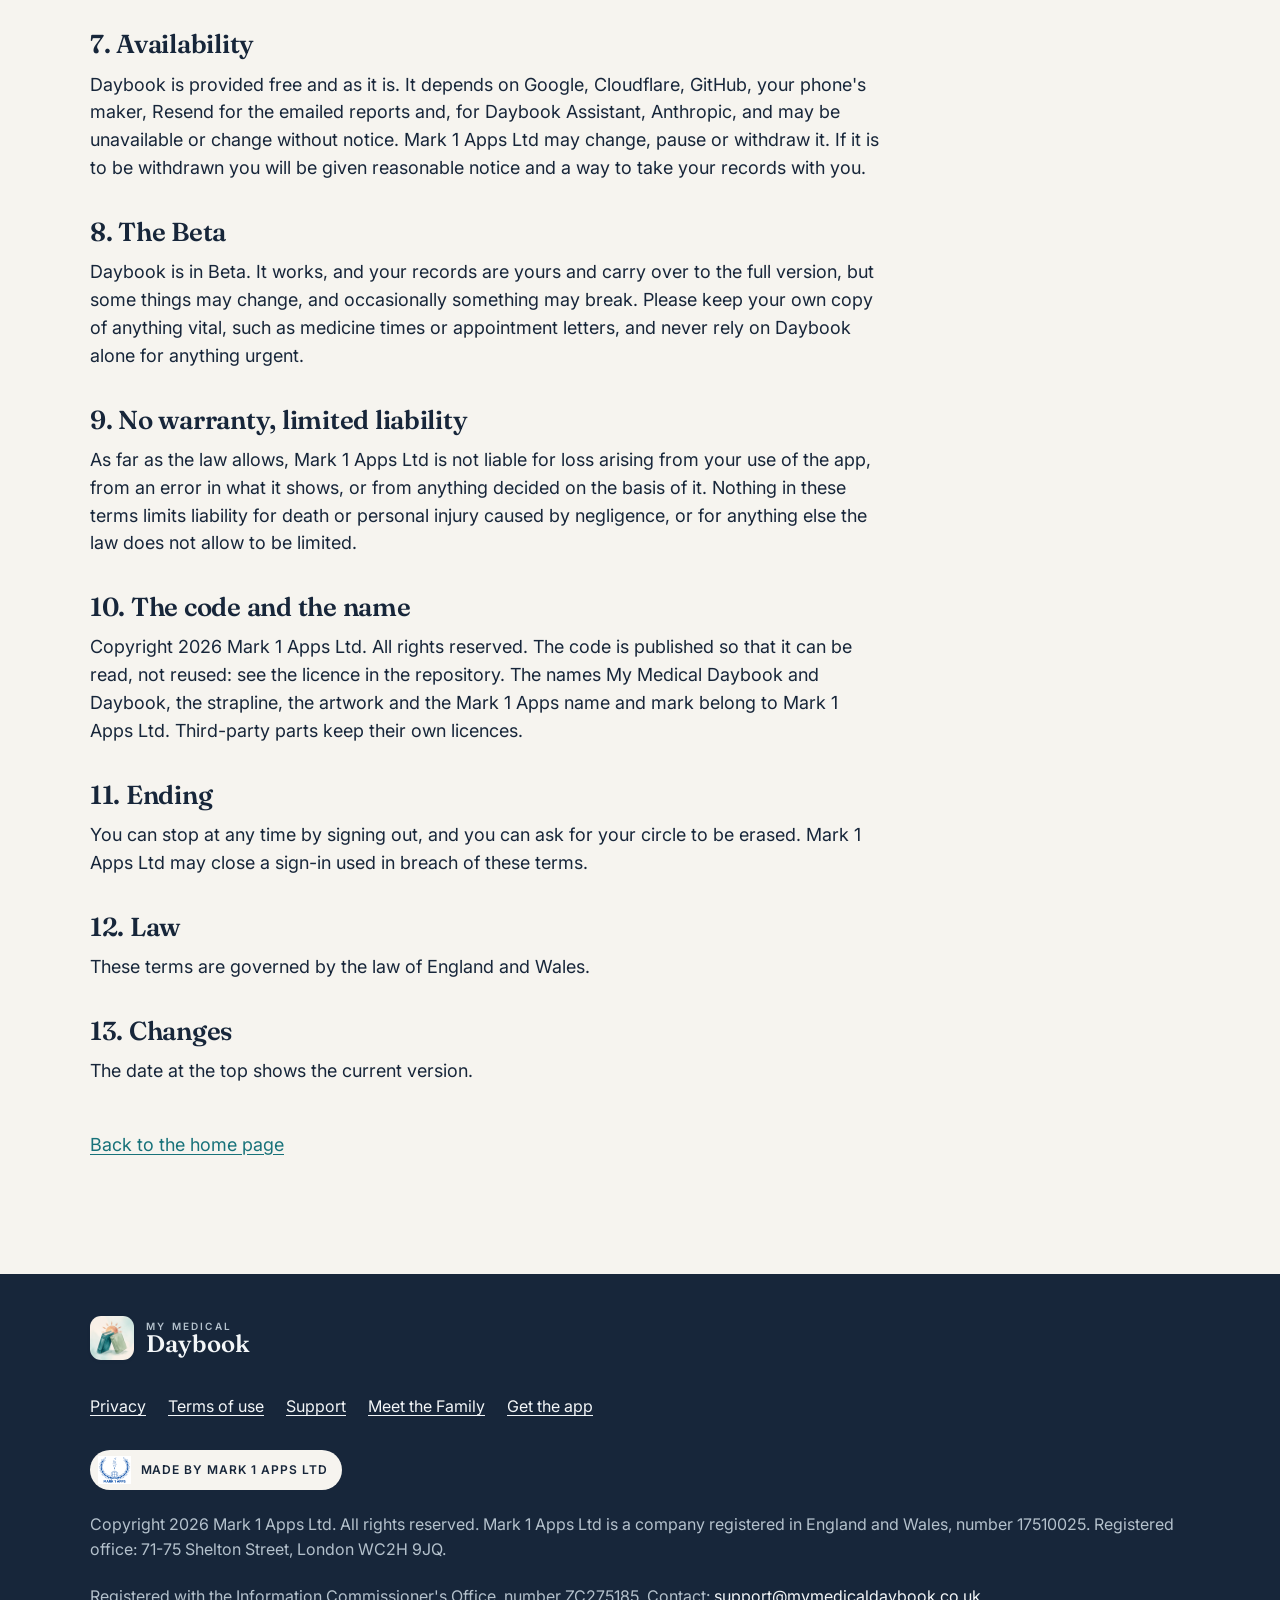
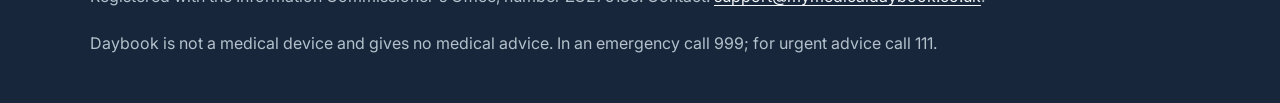
<file: terms.html>
<!doctype html>
<html lang="en-GB">
<head>
  <meta charset="utf-8">
  <meta name="viewport" content="width=device-width, initial-scale=1, viewport-fit=cover">
  <title>Terms of use | My Medical Daybook</title>
  <meta name="description" content="The terms for using My Medical Daybook.">
  <meta name="theme-color" content="#F6F4EF" media="(prefers-color-scheme: light)">
  <meta name="theme-color" content="#0F1B24" media="(prefers-color-scheme: dark)">
  <link rel="canonical" href="https://mymedicaldaybook.co.uk/terms.html">
  <meta property="og:url" content="https://mymedicaldaybook.co.uk/terms.html">
  <meta property="og:site_name" content="My Medical Daybook">
  <meta property="og:locale" content="en_GB">
  <meta name="twitter:card" content="summary_large_image">
  <link rel="icon" href="icons/favicon-32.png" sizes="32x32" type="image/png">
  <link rel="icon" href="icons/favicon-64.png" sizes="64x64" type="image/png">
  <link rel="apple-touch-icon" href="icons/apple-touch-icon.png">
  <link rel="preconnect" href="https://fonts.googleapis.com">
  <link rel="preconnect" href="https://fonts.gstatic.com" crossorigin>
  <link rel="stylesheet" href="https://fonts.googleapis.com/css2?family=Fraunces:opsz,wght@9..144,600&family=Inter:wght@400;500;600&display=swap">
  <link rel="stylesheet" href="css/site.css?v=21">
  <script>document.documentElement.classList.add('js');</script>
</head>
<body>
  <a class="skip" href="#main">Skip to the main content</a>
  <header class="top">
    <div class="wrap">
      <a class="lockup" href="index.html">
        <img src="icons/icon-96.png" alt="" width="44" height="44">
        <span><span class="pre">My Medical</span><span class="name">Daybook</span><span class="sr-only">, home</span></span>
      </a>
      <nav aria-label="Site">
        <a class="navlink" href="index.html#does">What it does</a>
        <a class="navlink" href="index.html#guide">See it work</a>
        <a class="navlink" href="index.html#reports">The reports</a>
        <a class="navlink keep" href="index.html#try">Try it</a>
        <a class="navlink family" href="family.html"><span class="long">Meet the Family</span><span class="short">Family</span></a>
        <a class="btn" href="index.html#get">Get the app</a>
      </nav>
    </div>
  </header>
  <main id="main" class="wrap">
    <div class="page-head">
      <h1>Terms of use</h1>
      <p class="date">Last updated 10 November 2026</p>
    </div>
    <div class="prose">
<h2>1. What Daybook is</h2>
<p>My Medical Daybook (Daybook for short) is a personal record-keeping tool for a patient and the people looking after them, made and run by Mark 1 Apps Ltd, a company registered in England and Wales (company number 17510025). Contact: <a href="mailto:support@mymedicaldaybook.co.uk">support@mymedicaldaybook.co.uk</a>.</p>
<p>It is not a medical device, it gives no medical advice, and it does not replace your doctors, nurses or pharmacist. Everything it shows, including the summary lines, the flags, the food estimates and the AI explanations, is there to help you talk to your care team, not to decide anything for you. If you are worried about a symptom, contact your care team or NHS 111. In an emergency call 999.</p>
<h2>2. Your account</h2>
<p>One sign-in per person. Keep your password private; you are responsible for what is done with your sign-in. A care circle is the patient's. The patient, and whoever set the circle up until they hand it over, decide who is invited and with what access, and can remove them. By inviting someone you confirm that the patient agrees to them seeing the records. If you set up a circle for someone else, either they agree for themselves when they join (nothing can be recorded until they do), or you hold legal authority to act for them and give its details truthfully; Mark 1 Apps Ltd checks it and may close a circle whose authority cannot be confirmed.</p>
<h2>3. Your records</h2>
<p>They remain yours. You give Mark 1 Apps Ltd permission only to store them and show them to your care circle, as the privacy policy describes. You are responsible for what you enter and for checking it is right, especially medicine doses and times.</p>
<h2>4. Using it fairly</h2>
<p>Daybook is for personal, non-commercial use. Do not try to get into another circle's records, probe or overload the service, or use it for anything unlawful. Do not enter anyone's information without their agreement.</p>
<h2>5. Recordings</h2>
<p>"Record the answer" and "Record the appointment" record people speaking. Ask them first, every time; the app asks you to confirm that you have. You are responsible for any recording you make and for what you do with it.</p>
<h2>6. Daybook Assistant (the AI features)</h2>
<p>They are optional. Daybook Assistant is an AI helper that runs on Claude, made by Anthropic. When you use it, the text or photo you chose goes to Anthropic in the United States, as the privacy policy describes. Anything it writes or reads, including explanations, summaries, suggested questions and details read from a label or plan, can be wrong. Check anything that matters with your care team.</p>
<h2>7. Availability</h2>
<p>Daybook is provided free and as it is. It depends on Google, Cloudflare, GitHub, your phone's maker, Resend for the emailed reports and, for Daybook Assistant, Anthropic, and may be unavailable or change without notice. Mark 1 Apps Ltd may change, pause or withdraw it. If it is to be withdrawn you will be given reasonable notice and a way to take your records with you.</p>
<h2>8. The Beta</h2>
<p>Daybook is in Beta. It works, and your records are yours and carry over to the full version, but some things may change, and occasionally something may break. Please keep your own copy of anything vital, such as medicine times or appointment letters, and never rely on Daybook alone for anything urgent.</p>
<h2>9. No warranty, limited liability</h2>
<p>As far as the law allows, Mark 1 Apps Ltd is not liable for loss arising from your use of the app, from an error in what it shows, or from anything decided on the basis of it. Nothing in these terms limits liability for death or personal injury caused by negligence, or for anything else the law does not allow to be limited.</p>
<h2>10. The code and the name</h2>
<p>Copyright 2026 Mark 1 Apps Ltd. All rights reserved. The code is published so that it can be read, not reused: see the licence in the repository. The names My Medical Daybook and Daybook, the strapline, the artwork and the Mark 1 Apps name and mark belong to Mark 1 Apps Ltd. Third-party parts keep their own licences.</p>
<h2>11. Ending</h2>
<p>You can stop at any time by signing out, and you can ask for your circle to be erased. Mark 1 Apps Ltd may close a sign-in used in breach of these terms.</p>
<h2>12. Law</h2>
<p>These terms are governed by the law of England and Wales.</p>
<h2>13. Changes</h2>
<p>The date at the top shows the current version.</p>
      <p><a class="back" href="index.html">Back to the home page</a></p>
    </div>
  </main>
  <footer>
    <div class="wrap">
      <a class="lockup" href="index.html">
        <img src="icons/icon-96.png" alt="" width="44" height="44">
        <span><span class="pre">My Medical</span><span class="name">Daybook</span><span class="sr-only">, home</span></span>
      </a>
      <nav aria-label="Legal and support"><a href="privacy.html">Privacy</a><a href="terms.html">Terms of use</a><a href="support.html">Support</a><a href="family.html">Meet the Family</a><a href="index.html#get">Get the app</a></nav>
      <span class="co"><img src="icons/mark1apps-line-64.png" alt="" width="32" height="28" loading="lazy">Made by Mark 1 Apps Ltd</span>
      <p>Copyright <span data-year>2026</span> Mark 1 Apps Ltd. All rights reserved. Mark 1 Apps Ltd is a company registered in England and Wales, number 17510025. Registered office: 71-75 Shelton Street, London WC2H 9JQ.</p>
      <p>Registered with the Information Commissioner's Office, number ZC275185. Contact: <a href="mailto:support@mymedicaldaybook.co.uk">support@mymedicaldaybook.co.uk</a>.</p>
      <p>Daybook is not a medical device and gives no medical advice. In an emergency call 999; for urgent advice call 111.</p>
    </div>
  </footer>
  <script src="js/site.js?v=46" defer></script>
</body>
</html>
</file>
<file: css/site.css>
/* My Medical Daybook: the website. The app's own look (v3, 18 October 2026): teal and ink on warm white, the watercolour
   behind the page, Fraunces for headings and Inter for everything else. Every text colour is one the app measured against
   the wash at 4.5:1 or better, so words may sit on the painting directly. */
:root {
  --page: #F6F4EF; --surface: #FFFFFF; --mist: #EEF3F6; --sunken: #F0F4F6;
  --ink: #17263A; --slate: #4B5B6B; --muted: #56667A; --line: #D5DEE5;
  --teal: #18727A; --teal-fill: #1E7F86; --teal-deep: #135A60; --teal-light: #DDEEEF;
  --warm: #C2703D; --warm-text: #9A4E22; --warm-light: #F6E7DD;
  --green: #2D7354; --green-light: #E1F1E9; --amber-text: #8A5E10;
  --band: #135A60; --on-band: #FFFFFF; --on-band-muted: #CFE6E8;
  --foot: #17263A; --on-foot: #F3F6F8; --on-foot-muted: #B4C1CC;
  --head: 'Fraunces', Georgia, 'Times New Roman', serif;
  --body: 'Inter', system-ui, -apple-system, 'Segoe UI', sans-serif;
  --r: 22px; --r-sm: 12px;
  --shadow: 0 1px 2px rgba(23, 38, 58, .06), 0 14px 36px rgba(23, 38, 58, .11);
  --shadow-soft: 0 1px 2px rgba(23, 38, 58, .05), 0 8px 22px rgba(23, 38, 58, .08);
  --max: 1180px; --gutter: clamp(16px, 4vw, 40px);
  --btn-fill: linear-gradient(180deg, #1E7F86, #135A60);
  --btn-text: #FFFFFF;
  --wash: url("../media/wash-light.jpg"); --wash-op: .8;
  --card: color-mix(in srgb, var(--surface) 84%, transparent);
  --solid: color-mix(in srgb, var(--surface) 72%, transparent);
  --paper: #F6F4EF; --paper-ink: #17263A; --paper-teal: #18727A; --paper-slate: #3D4D5C;
  color-scheme: light;
}
@media (prefers-color-scheme: dark) {
  :root {
    --page: #0F1B24; --surface: #172633; --mist: #13212C; --sunken: #13212C;
    --ink: #E8EEF3; --slate: #B4C1CC; --muted: #A3B2BF; --line: #2A3B49;
    --teal: #5CC3C9; --teal-fill: #1E7F86; --teal-deep: #43AAB0; --teal-light: #16343A;
    --warm: #D98A5A; --warm-text: #E7A57C; --warm-light: #3A281D;
    --green: #7BD0A3; --green-light: #1B3A2E; --amber-text: #E7B96A;
    --band: #0E2E31; --on-band: #F3F6F8; --on-band-muted: #B9D5D7;
    --foot: #0A141B; --on-foot: #F3F6F8; --on-foot-muted: #B4C1CC;
    --shadow: 0 1px 2px rgba(0, 0, 0, .35), 0 14px 36px rgba(0, 0, 0, .4);
    --shadow-soft: 0 1px 2px rgba(0, 0, 0, .3), 0 8px 22px rgba(0, 0, 0, .3);
    --btn-fill: linear-gradient(180deg, #2A8F97, #1E7F86);
    --wash: url("../media/wash-dark.jpg"); --wash-op: .9;
    color-scheme: dark;
  }
}

*, *::before, *::after { box-sizing: border-box; }
html { -webkit-text-size-adjust: 100%; scroll-behavior: smooth; }
@media (prefers-reduced-motion: reduce) { html { scroll-behavior: auto; } }
body {
  margin: 0; background: var(--page); color: var(--ink);
  font-family: var(--body); font-size: 18px; line-height: 1.55;
  -webkit-font-smoothing: antialiased; overflow-x: hidden; position: relative;
}
/* the watercolour behind every page, as in the app: fixed, behind everything, never in the way */
body::before { content: ""; position: fixed; inset: 0; z-index: -1; pointer-events: none; background: var(--wash) 34% 50% / cover no-repeat; opacity: var(--wash-op); }
@media print, (forced-colors: active) { body::before { display: none; } }
img, video { max-width: 100%; height: auto; display: block; }
a { color: var(--teal); text-underline-offset: 3px; }
p > a, li > a { padding-block: 12px; overflow-wrap: anywhere; }
a:hover { color: var(--teal-deep); }
:focus-visible { outline: 3px solid var(--teal); outline-offset: 3px; border-radius: 6px; }
.skip { position: absolute; left: 16px; top: -60px; background: var(--surface); color: var(--ink); padding: 12px 16px; border-radius: var(--r-sm); z-index: 100; box-shadow: var(--shadow); }
.skip:focus { top: 16px; }
.wrap { max-width: var(--max); margin: 0 auto; padding-inline: var(--gutter); }
.sr-only { position: absolute; width: 1px; height: 1px; overflow: hidden; clip: rect(0 0 0 0); white-space: nowrap; }

h1, h2, h3 { font-family: var(--head); font-weight: 600; letter-spacing: -0.01em; line-height: 1.08; margin: 0; text-wrap: balance; color: var(--ink); }
h1 { font-size: clamp(40px, 6.2vw, 68px); }
h2 { font-size: clamp(31px, 4.4vw, 50px); }
h3 { font-size: clamp(21px, 2.4vw, 26px); }
p { margin: 0; }
.lead { font-size: clamp(19px, 2vw, 22px); color: var(--ink); max-width: 36em; }
.kicker { font-size: 13px; font-weight: 600; letter-spacing: .14em; text-transform: uppercase; color: var(--teal); margin-bottom: 14px; }
.muted { color: var(--slate); }
.small { font-size: 16px; }
.num { font-variant-numeric: tabular-nums; }

/* buttons */
.btn { display: inline-flex; align-items: center; justify-content: center; gap: 10px; min-height: 52px; padding: 12px 26px; border-radius: 26px; border: 0; font: 600 18px var(--body); color: var(--btn-text); background: var(--btn-fill); text-decoration: none; box-shadow: 0 8px 20px rgba(19, 90, 96, .28); cursor: pointer; }
.btn:hover { color: var(--btn-text); filter: brightness(1.07); }
.btn:active { transform: translateY(1px); }
.btn[disabled] { opacity: .55; cursor: default; filter: none; }
.btn-ghost { display: inline-flex; align-items: center; justify-content: center; gap: 10px; min-height: 52px; padding: 12px 22px; border-radius: 26px; border: 1.5px solid var(--teal); color: var(--teal); font: 600 18px var(--body); text-decoration: none; background: color-mix(in srgb, var(--surface) 70%, transparent); cursor: pointer; }
.btn-ghost:hover { background: var(--teal-light); color: var(--teal-deep); }
.btn .ico, .btn-ghost .ico { width: 22px; height: 22px; flex: none; }
.ctas { display: flex; flex-wrap: wrap; align-items: center; gap: 14px 18px; }

/* header */
.top { position: sticky; top: 0; z-index: 20; background: color-mix(in srgb, var(--page) 86%, transparent); backdrop-filter: blur(12px); -webkit-backdrop-filter: blur(12px); border-bottom: 1px solid color-mix(in srgb, var(--line) 70%, transparent); }
.top .wrap { display: flex; align-items: center; justify-content: space-between; gap: 16px; min-height: 72px; }
.lockup { display: flex; align-items: center; gap: 12px; text-decoration: none; color: var(--ink); min-height: 48px; }
.lockup img { width: 44px; height: 44px; border-radius: 11px; box-shadow: 0 1px 3px rgba(23, 38, 58, .18); }
.lockup .pre { display: block; font-size: 10px; font-weight: 600; letter-spacing: .22em; text-transform: uppercase; color: var(--teal); line-height: 1.1; }
.lockup .name { display: block; font-family: var(--head); font-weight: 600; font-size: 24px; line-height: 1; color: var(--ink); }
.top nav { display: flex; align-items: center; gap: 4px 18px; }
.top nav a:not(.btn) { color: var(--ink); text-decoration: none; font-weight: 500; font-size: 16px; padding: 10px 4px; min-height: 44px; display: inline-flex; align-items: center; }
.top nav a:not(.btn):hover { color: var(--teal); text-decoration: underline; }
.top .btn { min-height: 46px; padding: 8px 20px; font-size: 16px; box-shadow: none; }
@media (max-width: 860px) { .top nav a.navlink { display: none; } }

/* the opening: the app's own opener, the watercolour clip with the name over the sky */
.hero { position: relative; min-height: min(calc(100vh - 120px), 860px); min-height: min(calc(100svh - 120px), 860px); display: grid; grid-template-rows: 1fr auto auto; overflow: hidden; background: var(--paper); color: var(--paper-ink); isolation: isolate; }
.hero .film { position: absolute; inset: 0; z-index: 0; }
.hero .film video, .hero .film img { position: absolute; inset: 0; width: 100%; height: 100%; object-fit: cover; object-position: 34% 50%; }
.hero .film video { opacity: 0; transition: opacity .6s ease; }
.hero .film.playing video { opacity: 1; }
.hero::after { content: ""; position: absolute; left: 0; right: 0; bottom: 0; height: 46%; z-index: 1; background: linear-gradient(to top, rgba(10, 24, 30, .78), rgba(10, 24, 30, .42) 55%, rgba(10, 24, 30, 0)); pointer-events: none; }
.hero-top { position: relative; z-index: 2; text-align: center; justify-self: center; align-self: start; margin-top: clamp(12px, 4vh, 56px); padding: clamp(24px, 4vw, 44px) clamp(28px, 6vw, 72px) clamp(28px, 4vw, 44px); max-width: 100%; background: radial-gradient(closest-side, color-mix(in srgb, var(--paper) 92%, transparent) 68%, color-mix(in srgb, var(--paper) 0%, transparent)); }
.hero-pre { display: block; margin-bottom: 8px; font-weight: 600; font-size: clamp(14px, 2.4vw, 20px); letter-spacing: .22em; line-height: 1; color: var(--paper-teal); text-transform: uppercase; }
.hero-brand { display: block; font-family: var(--head); font-weight: 600; font-size: clamp(72px, 19vw, 140px); letter-spacing: -0.01em; line-height: 1.05; color: var(--paper-ink); }
.hero-strap { display: block; margin: 14px auto 0; text-shadow: 0 0 6px var(--paper), 0 0 14px var(--paper), 0 0 24px var(--paper); color: var(--paper-slate); font-size: clamp(18px, 2.2vw, 23px); letter-spacing: .01em; max-width: 24em; text-wrap: balance; }
.hero-icon { display: block; width: clamp(96px, 26vw, 132px); height: auto; margin: 26px auto 0; border-radius: 24%; box-shadow: 0 10px 30px rgba(23, 38, 58, .22); }
.hero-top .btn-ghost { border-color: var(--paper-teal); color: var(--paper-teal); background: color-mix(in srgb, var(--paper) 72%, transparent); }
.hero-top .btn-ghost:hover { background: #DDEEEF; color: #135A60; }
.hero-foot { position: relative; z-index: 2; display: flex; flex-wrap: wrap; align-items: center; justify-content: center; gap: 10px 26px; padding: 0 var(--gutter) clamp(14px, 2.5vh, 22px); color: rgba(255, 255, 255, .9); font-size: 15px; text-align: center; }
.hero-foot .co { display: inline-flex; align-items: center; gap: 10px; padding: 6px 14px 6px 8px; border-radius: 999px; background: var(--paper); color: var(--paper-ink); font-size: 12px; font-weight: 600; letter-spacing: .08em; text-transform: uppercase; }
.hero-foot .co img { height: 28px; width: auto; }
/* The band along the foot of the picture (Mark's choice, frosted glass): says there is more below and takes you there.
   The arrow sits centred under the words, bobbing and fading slowly (about once every two seconds, far below the
   three-a-second flash limit), and a soft sweep of light crosses the glass every few seconds. All off under reduced
   motion. */
.hero-band { position: relative; z-index: 2; display: flex; flex-direction: column; align-items: center; justify-content: center; gap: 0; min-height: 64px; padding: 12px var(--gutter) 20px; overflow: hidden; font-size: 19px; font-weight: 600; letter-spacing: .01em; text-decoration: none; text-align: center; color: #fff; background: rgba(255, 255, 255, .13); border-top: 1px solid rgba(255, 255, 255, .3); -webkit-backdrop-filter: blur(12px) saturate(1.2); backdrop-filter: blur(12px) saturate(1.2); text-shadow: 0 1px 8px rgba(0, 0, 0, .45); --sweep: rgba(255, 255, 255, .5); }
.hero-band .cue { position: relative; display: grid; place-items: center; width: 48px; height: 48px; margin-top: 8px; border-radius: 50%; background: #fff; color: var(--paper-teal); box-shadow: 0 4px 14px rgba(0, 0, 0, .3); animation: bandBob 1.8s ease-in-out infinite; }
.hero-band .cue::before { content: ""; position: absolute; inset: 0; border-radius: 50%; border: 2px solid #fff; animation: cueRing 1.8s ease-out infinite; }
.hero-band svg { width: 28px; height: 28px; fill: none; stroke: currentColor; stroke-width: 2.8; stroke-linecap: round; stroke-linejoin: round; margin-top: 3px; }
.hero-band::after { content: ""; position: absolute; inset: 0; pointer-events: none; background: linear-gradient(105deg, transparent 35%, var(--sweep) 50%, transparent 65%); background-size: 260% 100%; background-repeat: no-repeat; background-position: 130% 0; animation: bandSweep 5.5s ease-in-out 1.6s infinite; }
.hero-band:hover .band-main { text-decoration: underline; text-underline-offset: 3px; }
@keyframes bandBob { 0%, 100% { transform: translateY(0); } 50% { transform: translateY(7px); } }
@keyframes cueRing { 0% { transform: scale(1); opacity: .8; } 100% { transform: scale(1.7); opacity: 0; } }
@keyframes bandSweep { 0% { background-position: 130% 0; } 30%, 100% { background-position: -30% 0; } }
@media (prefers-reduced-motion: reduce) { .hero-band .cue, .hero-band .cue::before, .hero-band::after { animation: none; } .hero-band .cue::before { display: none; } .hero-band::after { display: none; } }
.hero-band .band-main { display: block; max-width: 22em; }
.hero-band .band-main > span { white-space: nowrap; }
.hero-band .band-sub { display: block; margin-top: 2px; font-size: 15px; font-weight: 500; opacity: .92; }
@media (max-width: 380px) { .hero-band { font-size: 16px; } .hero-band .cue { width: 42px; height: 42px; margin-top: 6px; } }
/* The header's button drops "free" where the name would be crowded; the hero's button keeps it. */
header .btn .short { display: none; }
@media (max-width: 420px) { header .btn .long { display: none; } header .btn .short { display: inline; } }
@media (max-width: 360px) { header.top .lockup > span:not(.sr-only) .pre, header.top .lockup > span .name { display: none; } header .btn { padding: 10px 14px; font-size: 16px; white-space: nowrap; } }
/* A short screen: the title block gives up height so the band stays on the first screen. */
@media (max-height: 800px) {
  .hero-top { margin-top: 0; padding-top: clamp(12px, 2.5vh, 28px); padding-bottom: clamp(12px, 2.5vh, 28px); }
  .hero-brand { font-size: clamp(60px, min(19vw, 14vh), 120px); }
  .hero-strap { margin-top: 8px; }
  .hero-icon { width: clamp(72px, 13vh, 112px); margin-top: 16px; }
  .hero-foot { padding-bottom: 14px; }
}
.hero-in { animation: heroIn 1.4s cubic-bezier(.2, .7, .2, 1) .3s both; }
@keyframes heroIn { from { opacity: 0; filter: blur(7px); transform: translateY(8px); } to { opacity: 1; filter: blur(0); transform: none; } }
@media (prefers-reduced-motion: reduce) { .hero-in { animation: none; } }
@media (max-width: 480px) { .hero-top .ctas { flex-direction: column; } .hero-top .ctas > * { width: 100%; max-width: 320px; } }

/* sections */
.sec { padding-block: clamp(52px, 8vw, 112px); position: relative; }
.sec.solid { background: var(--solid); border-top: 1px solid color-mix(in srgb, var(--line) 60%, transparent); border-bottom: 1px solid color-mix(in srgb, var(--line) 60%, transparent); }
.sec-head { max-width: 40em; margin-bottom: clamp(28px, 4vw, 48px); display: grid; gap: 14px; }
.sec-head.centre { margin-inline: auto; text-align: center; }
.sec-head.centre .lead { margin-inline: auto; }
.grid2 { display: grid; gap: clamp(24px, 4vw, 56px); align-items: center; }
.text { display: grid; gap: 18px; max-width: 34em; }
.text ul { margin: 0; padding-left: 0; list-style: none; display: grid; gap: 10px; }
.text ul li { padding-left: 26px; position: relative; }
.text ul li::before { content: ""; position: absolute; left: 0; top: .5em; width: 12px; height: 12px; border-radius: 50%; background: var(--teal-fill); }
.by { font-weight: 600; color: var(--ink); }
.by span { font-weight: 400; color: var(--slate); }
@media (min-width: 900px) { .grid2 { grid-template-columns: 1fr 1fr; } .grid2.flip > figure { order: 2; } }
figure { margin: 0; }
.pic { position: relative; border-radius: var(--r); overflow: hidden; box-shadow: var(--shadow); background: var(--mist); aspect-ratio: 16 / 9; }
.pic img, .pic video { width: 100%; height: 100%; object-fit: cover; }
.pic.parallax img { height: 118%; top: -9%; position: absolute; left: 0; transform: translateY(var(--py, 0px)); will-change: transform; }
@media (prefers-reduced-motion: reduce) { .pic.parallax img { height: 100%; top: 0; transform: none; } }
.pic .walk { position: absolute; inset: 0; width: 100%; height: 100%; object-fit: cover; opacity: 0; transition: opacity .8s ease; }
.pic.playing .walk { opacity: 1; }

/* reveals: with JavaScript, blocks rise in as they arrive; without it, or with motion reduced, everything simply shows */
html.js .reveal { opacity: 0; transform: translateY(18px); transition: opacity .75s ease, transform .75s cubic-bezier(.2, .7, .2, 1); }
html.js .reveal.in { opacity: 1; transform: none; }
html.js .reveal.d1 { transition-delay: .08s; } html.js .reveal.d2 { transition-delay: .16s; } html.js .reveal.d3 { transition-delay: .24s; }
@media (prefers-reduced-motion: reduce) { html.js .reveal { opacity: 1; transform: none; transition: none; } }

/* what it does: real screens in small phones */
.features { display: grid; gap: 22px; }
.feat { background: var(--card); border: 1px solid color-mix(in srgb, var(--line) 80%, transparent); border-radius: var(--r); padding: 18px 18px 24px; box-shadow: var(--shadow-soft); display: grid; gap: 14px; align-content: start; }
.feat .shot { aspect-ratio: 390 / 520; border-radius: 16px; overflow: hidden; border: 1px solid var(--line); background: var(--mist); box-shadow: inset 0 0 0 1px rgba(255, 255, 255, .5); }
.feat .shot img { width: 100%; height: 100%; object-fit: cover; object-position: top; }
.feat h3 { font-size: 21px; }
.feat p { color: var(--slate); font-size: 17px; }
@media (min-width: 680px) { .features { grid-template-columns: 1fr 1fr; } }
@media (min-width: 1000px) { .features { grid-template-columns: repeat(3, 1fr); } }
.also { display: grid; gap: 14px 28px; margin-top: 30px; }
.also .it { display: grid; grid-template-columns: 40px 1fr; gap: 12px; align-items: start; padding: 14px 0; border-top: 1px solid color-mix(in srgb, var(--line) 80%, transparent); }
.also .it svg { width: 36px; height: 36px; color: var(--teal); }
.also .it b { display: block; font-size: 18px; margin-bottom: 2px; }
.also .it p { color: var(--slate); font-size: 16px; }
@media (min-width: 760px) { .also { grid-template-columns: 1fr 1fr; } }
@media (min-width: 1000px) { .also { grid-template-columns: repeat(3, 1fr); } }

/* see it work: the app's own guide, played inside a phone */
.guide { display: grid; gap: clamp(24px, 4vw, 48px); align-items: start; }
.gphone { position: relative; width: min(100%, 350px); margin: 0 auto; aspect-ratio: 390 / 844; border-radius: 30px; overflow: hidden; background: var(--mist); border: 1px solid var(--line); box-shadow: var(--shadow), inset 0 0 0 6px var(--surface); }
.gphone img { position: absolute; inset: 6px; width: calc(100% - 12px); height: calc(100% - 12px); object-fit: cover; border-radius: 24px; background: var(--mist); }
.gring { position: absolute; width: 58px; height: 58px; margin: -29px 0 0 -29px; border-radius: 50%; border: 3px solid var(--warm); box-shadow: 0 0 0 5px rgba(194, 112, 61, .26); pointer-events: none; animation: gpulse 1.2s ease-out infinite; }
@keyframes gpulse { 0% { transform: scale(.72); opacity: 1; } 100% { transform: scale(1.25); opacity: 0; } }
@media (prefers-reduced-motion: reduce) { .gring { animation: none; } }
.gphone[hidden], .gring[hidden] { display: none; }
.guide { grid-template-areas: "chips" "phone" "words"; }
.gchips { grid-area: chips; }
.gphone { grid-area: phone; }
.gwords { grid-area: words; display: grid; gap: 16px; }
/* A phone or a small tablet: the topics in one row that scrolls sideways inside itself (never the page), the picture
   sized to leave the step, the caption and the buttons on the same screen, and the list folded away. */
@media (max-width: 819px) {
  .chips.gchips { flex-wrap: nowrap; overflow-x: auto; scroll-snap-type: x proximity; scroll-padding-inline: var(--gutter); scrollbar-width: none; margin: 0 calc(-1 * var(--gutter)); padding: 4px var(--gutter) 8px; -webkit-mask-image: linear-gradient(90deg, #000 calc(100% - 32px), transparent 100%); mask-image: linear-gradient(90deg, #000 calc(100% - 32px), transparent 100%); }
  .chips.gchips::-webkit-scrollbar { display: none; }
  .gchips .chip { flex: none; scroll-snap-align: start; }
  /* The step's words and buttons join the guide's own grid (display: contents), so the arrows sit either side of
     the picture like a photo carousel and the caption follows straight under it: picture and words on one screen. */
  .guide { grid-template-columns: 1fr auto 1fr; grid-template-areas: "chips chips chips" "prev phone next" "step step step" "cap cap cap" "play play play" "all all all"; gap: 10px 8px; }
  .guide .gwords, .guide .gctl { display: contents; }
  .guide > *, .gwords > *, .gctl > * { min-width: 0; }
  .gphone { width: min(320px, calc(100vw - 2 * var(--gutter) - 128px), max(190px, calc((100svh - 300px) * 390 / 844))); margin: 4px 0; }
  #g-prev { grid-area: prev; justify-self: end; }
  #g-next { grid-area: next; justify-self: start; }
  .guide .gctl .arrow { flex: none; width: 52px; height: 52px; min-height: 52px; border-radius: 50%; align-self: center; }
  .gstep { grid-area: step; margin-top: 6px; }
  .gcap { grid-area: cap; min-height: 0; }
  .guide .gctl .play { grid-area: play; }
  .gall { grid-area: all; }
}
.gall summary { display: inline-flex; align-items: center; gap: 8px; min-height: 44px; cursor: pointer; color: var(--teal); font-weight: 600; list-style: none; }
.gall summary::-webkit-details-marker { display: none; }
.gall summary::after { content: ""; width: 9px; height: 9px; border-right: 2px solid currentColor; border-bottom: 2px solid currentColor; transform: rotate(45deg) translateY(-3px); transition: transform .2s; }
.gall[open] summary::after { transform: rotate(225deg) translateY(-1px); }
.gall .gintro { margin: 4px 0 12px; }
.chips { display: flex; flex-wrap: wrap; gap: 8px; }
.chip { min-height: 44px; padding: 8px 16px; border-radius: 999px; border: 1.5px solid var(--line); background: var(--card); color: var(--ink); font: 500 16px var(--body); cursor: pointer; }
.chip:hover { border-color: var(--teal); color: var(--teal); }
.chip[aria-pressed="true"] { background: var(--teal-fill); border-color: var(--teal-fill); color: #FFFFFF; }
.gstep { font-size: 14px; font-weight: 600; letter-spacing: .06em; text-transform: uppercase; color: var(--muted); }
.gcap { font-size: clamp(19px, 2vw, 22px); line-height: 1.4; min-height: 3.6em; }
.gctl { display: flex; gap: 10px; }
.gctl .btn-ghost { min-height: 50px; }
.gctl .arrow { flex: 0 0 64px; padding: 0; font-size: 26px; }
.gctl .play { flex: 1; }
.gintro { color: var(--slate); }
.glist { margin: 0; padding-left: 1.4em; display: grid; gap: 6px; color: var(--slate); font-size: 17px; }
.glist li { padding-left: 4px; cursor: pointer; }
.glist li.is-current { color: var(--teal); font-weight: 600; }
.glist li::marker { color: var(--muted); }
@media (min-width: 820px) { .guide { grid-template-columns: 380px 1fr; grid-template-areas: "phone chips" "phone words"; grid-template-rows: auto 1fr; } .gphone { margin: 0; } .gall summary { display: none; } }

/* the reports: real pages, fanned out */
.rchips { margin-bottom: 26px; }
.pages { display: grid; gap: 18px; perspective: 1400px; }
.pages[hidden] { display: none; }
.page { background: #FFFFFF; border-radius: 8px; box-shadow: var(--shadow); overflow: hidden; border: 1px solid var(--line); aspect-ratio: 1000 / 1415; }
.page img { width: 100%; height: 100%; object-fit: cover; }
html.js .pages .page { transform: translateY(26px) rotateX(10deg); opacity: 0; transition: transform .9s cubic-bezier(.2, .7, .2, 1), opacity .7s ease; transform-origin: 50% 100%; }
html.js .pages.in .page { transform: none; opacity: 1; }
html.js .pages.in .page:nth-child(2) { transition-delay: .12s; } html.js .pages.in .page:nth-child(3) { transition-delay: .24s; }
@media (prefers-reduced-motion: reduce) { html.js .pages .page { transform: none; opacity: 1; transition: none; } }
.pages[data-n="3"] { grid-template-columns: 1fr 1fr; }
.pages[data-n="3"] .page:nth-child(3) { grid-column: 1 / -1; max-width: 50%; margin-inline: auto; width: 100%; }
@media (min-width: 700px) { .pages { grid-template-columns: 1fr 1fr; } .pages[data-n="3"] { grid-template-columns: repeat(3, 1fr); } .pages[data-n="3"] .page:nth-child(3) { grid-column: auto; max-width: none; } }
.rcap { margin-top: 18px; color: var(--slate); font-size: 17px; max-width: 48em; }
.rholds { margin-top: 36px; }

/* try it: three cards */
.try2 { display: grid; gap: 18px; max-width: 900px; margin: 0 auto; }
.trycard { display: grid; gap: 10px; align-content: start; padding: 26px 24px 28px; border-radius: var(--r); background: var(--card); border: 1px solid color-mix(in srgb, var(--line) 80%, transparent); box-shadow: var(--shadow-soft); text-decoration: none; color: var(--ink); position: relative; min-height: 100%; }
.trycard::before { content: ""; position: absolute; left: 24px; right: 24px; top: 0; height: 4px; border-radius: 0 0 4px 4px; background: var(--teal-fill); }
a.trycard:hover { border-color: var(--teal); box-shadow: var(--shadow); }
a.trycard:hover h3 { color: var(--teal); }
.trycard .tag { font-size: 13px; font-weight: 600; letter-spacing: .12em; text-transform: uppercase; color: var(--teal); }
.trycard h3 { font-size: 24px; }
.trycard p { color: var(--slate); font-size: 17px; }
.trycard .go { margin-top: 8px; font-weight: 600; color: var(--teal); display: inline-flex; align-items: center; gap: 8px; min-height: 44px; }
.trycard .go svg { width: 20px; height: 20px; }
.trynote { margin-top: 18px; color: var(--slate); font-size: 16px; text-align: center; }
@media (min-width: 700px) { .try2 { grid-template-columns: repeat(2, 1fr); } }
@media (min-width: 1000px) { .try2 { grid-template-columns: repeat(3, 1fr); max-width: 1160px; } }

/* join the Beta: the code box */
.codebox { background: var(--card); border: 1px solid color-mix(in srgb, var(--line) 80%, transparent); border-radius: var(--r); padding: clamp(22px, 3vw, 32px); box-shadow: var(--shadow); display: grid; gap: 14px; }
.codebox label { font-weight: 600; font-size: 17px; }
.coderow { display: flex; flex-wrap: wrap; gap: 10px; }
.grid2 > * { min-width: 0; }
.coderow input { flex: 1 1 160px; min-width: 0; width: 100%; min-height: 54px; padding: 10px 16px; border-radius: 14px; border: 1.5px solid var(--line); background: var(--surface); color: var(--ink); font: 600 22px var(--body); letter-spacing: .12em; text-transform: uppercase; }
.coderow input:focus { border-color: var(--teal); }
.coderow .btn { flex: 0 0 auto; }
.codemsg { font-size: 17px; color: var(--slate); min-height: 1.5em; }
.codemsg.is-bad { color: #B0372E; }
@media (prefers-color-scheme: dark) { .codemsg.is-bad { color: #F0968C; } }
.codego { display: grid; gap: 16px; padding-top: 6px; border-top: 1px solid var(--line); }
.codego[hidden] { display: none; }
.codego .okline { display: flex; gap: 10px; align-items: flex-start; color: var(--green); font-weight: 600; }
.codego .forpick { display: grid; gap: 10px; }
.codego .forq { margin: 0; font: 600 20px var(--head); color: var(--ink); }
.codego .forpick .btn { width: 100%; justify-content: center; }
.codego .forpick p.small { margin: 0; }
.codego .okline svg { width: 24px; height: 24px; flex: none; margin-top: 2px; }
.codego ol { margin: 0; padding-left: 0; list-style: none; display: grid; gap: 12px; counter-reset: s; }
.codego ol li { position: relative; padding-left: 44px; font-size: 17px; color: var(--slate); }
.codego ol li::before { counter-increment: s; content: counter(s); position: absolute; left: 0; top: -2px; width: 32px; height: 32px; border-radius: 50%; background: var(--teal-light); color: var(--teal); font: 600 16px var(--body); display: grid; place-items: center; }
.codego ol li b { color: var(--ink); }
.codego .ico { width: 1.1em; height: 1.1em; vertical-align: -0.15em; color: var(--teal); }

/* quotes */
.quotes { display: grid; gap: 18px; margin-top: 8px; }
.quote { background: var(--card); border-radius: var(--r); padding: 22px 24px; border-left: 6px solid var(--warm); margin: 0; }
.quote p { font-size: 19px; }
.quote p + p { margin-top: 14px; }
.quote .by { margin-top: 12px; }

/* private by design */
.band { background: var(--band); color: var(--on-band); padding-block: clamp(44px, 6vw, 80px); }
.band h2 { color: var(--on-band); }
.band .promises { display: grid; gap: 22px; margin-top: 28px; }
.band .promise { display: grid; grid-template-columns: 44px 1fr; gap: 14px; align-items: start; }
.band .promise svg { width: 44px; height: 44px; }
.band .promise b { display: block; font-size: 19px; margin-bottom: 4px; }
.band .promise p { color: var(--on-band-muted); font-size: 17px; }
.band a { color: var(--on-band); }
@media (min-width: 760px) { .band .promises { grid-template-columns: 1fr 1fr; gap: 28px 40px; } }

/* footer */
footer { background: var(--foot); color: var(--on-foot); padding-block: 40px 48px; font-size: 15px; }
footer .wrap { display: grid; gap: 22px; }
footer .lockup .pre { color: var(--on-foot-muted); }
footer .lockup .name { color: var(--on-foot); }
footer nav { display: flex; flex-wrap: wrap; gap: 6px 22px; }
footer a { color: var(--on-foot); min-height: 44px; display: inline-flex; align-items: center; }
footer a:hover { color: #FFFFFF; }
footer p { color: var(--on-foot-muted); max-width: 70em; }
footer p a { display: inline; min-height: 0; text-decoration: underline; overflow-wrap: anywhere; }
footer .co { display: inline-flex; align-items: center; gap: 10px; padding: 6px 14px 6px 8px; border-radius: 999px; background: var(--paper); color: var(--paper-ink); font-size: 12px; font-weight: 600; letter-spacing: .08em; text-transform: uppercase; width: max-content; }
footer .co img { height: 28px; width: auto; }

/* legal and support pages */
.page-head { padding-block: clamp(36px, 6vw, 72px) 8px; }
.page-head .date { color: var(--slate); font-size: 16px; margin-top: 12px; }
.prose { padding-block: 24px clamp(48px, 7vw, 96px); max-width: 44em; overflow-wrap: anywhere; }
.prose h2 { font-size: 26px; color: var(--ink); margin: 36px 0 12px; }
.prose p, .prose li { margin-bottom: 14px; }
.prose ul { padding-left: 22px; }
.prose b { color: var(--ink); }
.prose .back { display: inline-flex; align-items: center; min-height: 44px; margin-top: 20px; }

/* the Beta page */
.promise-card { background: var(--band); color: var(--on-band); border-radius: var(--r); padding: clamp(28px, 4vw, 48px); display: grid; gap: 14px; box-shadow: var(--shadow); max-width: 44em; }
.promise-card h2 { color: var(--on-band); }
.promise-card p { font-size: clamp(18px, 1.8vw, 20px); color: var(--on-band); }
.text-only { max-width: 40em; display: grid; gap: 18px; }
.steps { list-style: none; margin: 28px 0 0; padding: 0; display: grid; gap: 22px; }
.step { background: var(--card); border: 1px solid var(--line); border-radius: var(--r); padding: 26px 26px 26px 92px; position: relative; display: grid; gap: 12px; box-shadow: var(--shadow-soft); }
.step .n { position: absolute; left: 26px; top: 22px; width: 48px; height: 48px; border-radius: 50%; background: var(--teal-fill); color: #FFFFFF; font-family: var(--head); font-weight: 600; font-size: 26px; display: grid; place-items: center; }
.step h3 { padding-top: 8px; }
.step .ico { width: 1.1em; height: 1.1em; vertical-align: -0.15em; color: var(--teal); }
@media (min-width: 900px) { .steps { grid-template-columns: 1fr 1fr 1fr; gap: 24px; } .step { padding: 92px 26px 28px 26px; } .step .n { left: 26px; top: 26px; } .step h3 { padding-top: 0; } }
@media (max-width: 420px) { .step { padding: 80px 20px 22px 20px; } .step .n { left: 20px; top: 20px; } .step h3 { padding-top: 0; } }

/* How it started: the story, one problem at a time (v4, 20 October 2026) */
.grid2.story { align-items: start; }
@media (min-width: 900px) { .grid2.story > figure { position: sticky; top: 104px; } }
.grew { list-style: none; margin: 4px 0 0; padding: 0; counter-reset: grew; display: grid; }
.grew li { counter-increment: grew; position: relative; padding: 0 0 24px 54px; }
.grew li::before { content: counter(grew); position: absolute; left: 0; top: 0; width: 36px; height: 36px; border-radius: 50%; background: var(--teal-fill); color: #fff; font-weight: 600; font-size: 17px; display: grid; place-items: center; font-variant-numeric: tabular-nums; }
.grew li::after { content: ""; position: absolute; left: 17px; top: 42px; bottom: 6px; width: 2px; border-radius: 2px; background: color-mix(in srgb, var(--teal-fill) 35%, transparent); }
.grew li:last-child { padding-bottom: 4px; }
.grew li:last-child::after { display: none; }
.grew h3 { font-size: 22px; margin: 3px 0 6px; }
.grew p { margin: 0; }
.grid2.shelley { margin-top: clamp(56px, 8vw, 104px); }
.quote.placeholder { background: transparent; border: 2px dashed var(--line); border-left: 6px solid var(--line); }
.quote.placeholder p { color: var(--slate); }

/* The circle: the quote under the picture on a wide screen, after the words on a phone (20 October 2026) */
.grid2.circle { grid-template-areas: "pic" "text" "quote"; }
.grid2.circle > figure { grid-area: pic; }
.grid2.circle > .text { grid-area: text; }
.grid2.circle > .quotes { grid-area: quote; margin-top: 0; max-width: 34em; }
@media (min-width: 900px) {
  .grid2.circle { grid-template-areas: "text pic" "text quote"; align-items: start; row-gap: 22px; }
  .grid2.circle > .text { align-self: center; }
}

/* Meet the team (1 November 2026) */
.team { display: grid; gap: clamp(28px, 4vw, 44px); padding-block: 24px clamp(48px, 7vw, 96px); max-width: 60em; }
.person { display: grid; gap: 20px 32px; align-items: start; background: var(--solid); border: 1px solid color-mix(in srgb, var(--line) 70%, transparent); border-radius: 22px; padding: clamp(20px, 3vw, 32px); }
.person img { width: 160px; height: 160px; border-radius: 50%; object-fit: cover; display: block; box-shadow: 0 6px 20px rgba(23, 38, 58, .12); }
.person h2 { font-size: 26px; color: var(--ink); margin: 0; }
.person .role { color: var(--teal); font-weight: 600; margin: 4px 0 14px; }
.person p { margin-bottom: 14px; }
.person p:last-child { margin-bottom: 0; }
@media (min-width: 720px) { .person { grid-template-columns: 180px 1fr; } .person img { width: 180px; height: 180px; } }

.aboutus { background: var(--solid); border: 1px solid color-mix(in srgb, var(--line) 70%, transparent); border-radius: 22px; padding: clamp(20px, 3vw, 32px); max-width: 60em; margin-top: 24px; }
.aboutus h2 { font-size: 26px; color: var(--ink); margin: 0 0 12px; }
.aboutus > p { margin-bottom: 14px; max-width: 44em; }
.usrow { display: grid; grid-template-columns: repeat(3, 1fr); gap: 14px; margin-top: 20px; }
.usrow figure { margin: 0; }
.usrow img { width: 100%; height: auto; aspect-ratio: 4 / 5; object-fit: cover; border-radius: 14px; display: block; box-shadow: 0 6px 20px rgba(23, 38, 58, .12); }
.usrow figcaption { color: var(--slate); font-size: 15px; margin-top: 8px; text-align: center; }
@media (max-width: 560px) { .usrow { gap: 8px; } .usrow figcaption { font-size: 14px; } }

/* Carmen Kane's quote under The reports (18 November 2026) */
.quotes.pro { max-width: 46em; margin: 40px auto 0; }
.quote .by a { color: var(--teal); text-decoration: underline; text-underline-offset: 3px; }

/* Get the app (21 November 2026): the download call at the natural breaks, and the store buttons. Our own buttons, not
   the stores' badges: Apple's badge may only point at the App Store, so the iPhone button names TestFlight; the official
   Google Play and App Store badges replace these at the launch. */
.getband { position: relative; isolation: isolate; overflow: hidden; display: grid; gap: 22px 40px; align-items: center; padding: clamp(26px, 4vw, 48px); border-radius: 28px; background: linear-gradient(135deg, #135A60 0%, #17263A 100%); color: #FFFFFF; box-shadow: var(--shadow); }
.getband::before { content: ""; position: absolute; z-index: -1; width: 520px; height: 520px; right: -160px; top: -220px; border-radius: 50%; background: radial-gradient(closest-side, rgba(92, 195, 201, .38), rgba(92, 195, 201, 0)); }
.getband::after { content: ""; position: absolute; z-index: -1; width: 420px; height: 420px; left: -180px; bottom: -260px; border-radius: 50%; background: radial-gradient(closest-side, rgba(194, 112, 61, .30), rgba(194, 112, 61, 0)); }
.getband .gb-head { display: grid; grid-template-columns: auto 1fr; gap: 18px 20px; align-items: center; }
.getband .gb-icon { width: clamp(64px, 9vw, 92px); height: auto; border-radius: 24%; box-shadow: 0 0 0 6px rgba(255, 255, 255, .10), 0 14px 30px rgba(0, 0, 0, .35); animation: gbFloat 5s ease-in-out infinite; }
@keyframes gbFloat { 0%, 100% { transform: translateY(0) rotate(-2deg); } 50% { transform: translateY(-6px) rotate(1deg); } }
.getband .gb-kicker { font-size: 13px; font-weight: 600; letter-spacing: .14em; text-transform: uppercase; color: #9FDDE0; margin: 0 0 6px; }
.getband h2, .getband .gb-title { color: #FFFFFF; font-family: var(--head); font-weight: 600; font-size: clamp(26px, 3.4vw, 38px); line-height: 1.15; margin: 0; text-wrap: balance; }
.getband .gb-line { color: #D6E9EB; margin: 10px 0 0; font-size: 18px; max-width: 30em; }
.stores { display: flex; flex-wrap: wrap; gap: 12px; align-items: center; }
.store { display: inline-grid; grid-template-columns: 30px auto; column-gap: 12px; align-items: center; min-height: 60px; padding: 8px 20px 8px 14px; border-radius: 14px; background: #0A1117; color: #FFFFFF; border: 1px solid rgba(255, 255, 255, .55); text-decoration: none; line-height: 1.15; box-shadow: 0 8px 20px rgba(0, 0, 0, .28); transition: transform .2s ease, box-shadow .2s ease, border-color .2s ease; }
.store:hover { color: #FFFFFF; transform: translateY(-2px); border-color: #FFFFFF; box-shadow: 0 12px 26px rgba(0, 0, 0, .34); }
.store svg { grid-row: span 2; width: 30px; height: 30px; }
.store small { font-size: 12px; letter-spacing: .06em; text-transform: uppercase; opacity: .9; }
.store b { font-size: 20px; font-weight: 600; letter-spacing: -.005em; }
.store.web { background: transparent; border-color: rgba(255, 255, 255, .7); box-shadow: none; }
.getband .gb-note { color: #D6E9EB; font-size: 15px; margin: 4px 0 0; flex-basis: 100%; }
.getband .gb-note a { color: #FFFFFF; padding: 0; }
@media (min-width: 980px) { .getband { grid-template-columns: 1.05fr 1fr; } .getband .stores { justify-content: flex-end; } }
@media (max-width: 520px) { .getband .gb-head { grid-template-columns: 1fr; } .store { width: 100%; } }
@media (prefers-reduced-motion: reduce) { .getband .gb-icon { animation: none; } .store { transition: none; } .store:hover { transform: none; } }
.sec-break { padding-block: clamp(10px, 2vw, 24px) clamp(44px, 6vw, 80px); }
.sec .getband.inline { margin-top: clamp(48px, 7vw, 88px); }

/* Get Daybook, the section that took the Beta code box's place: three ways in, each with its steps */
.ways { display: grid; gap: 20px; }
.way { position: relative; display: grid; gap: 14px; align-content: start; padding: 26px 24px 26px; border-radius: var(--r); background: var(--card); border: 1px solid color-mix(in srgb, var(--line) 80%, transparent); box-shadow: var(--shadow-soft); }
.way .way-ico { width: 52px; height: 52px; border-radius: 16px; display: grid; place-items: center; background: var(--teal-light); color: var(--teal); }
.way .way-ico svg { width: 28px; height: 28px; }
.way h3 { font-size: 24px; }
.way ol { margin: 0; padding-left: 22px; display: grid; gap: 6px; color: var(--slate); font-size: 17px; }
.way .store { width: 100%; margin-top: 4px; }
.way .btn { width: 100%; }
@media (min-width: 900px) { .ways { grid-template-columns: repeat(3, minmax(0, 1fr)); align-items: start; } }
.promise-line { display: flex; gap: 14px; align-items: flex-start; margin: 28px auto 0; max-width: 46em; padding: 18px 20px; border-radius: 18px; background: var(--solid); border: 1px solid color-mix(in srgb, var(--line) 70%, transparent); }
.promise-line svg { flex: none; width: 28px; height: 28px; color: var(--warm); margin-top: 2px; }
.promise-line p { margin: 0; color: var(--ink); }

/* The header: Meet the Family stays on every screen; the button is Get the app */
.top nav a.navlink.family { font-weight: 600; color: var(--teal); }
@media (max-width: 860px) { .top nav a.navlink.family { display: inline-flex; } }
.top nav .family .short { display: none; }
@media (max-width: 560px) { .top nav .family .long { display: none; } .top nav .family .short { display: inline; } }
@media (max-width: 360px) { .top nav { gap: 4px 10px; } }

/* Meet the Family (21 November 2026): one page, four parts, a chip bar that stays at the top while you read */
.fam-hero { position: relative; padding-block: clamp(40px, 7vw, 96px) clamp(24px, 4vw, 40px); text-align: center; }
.fam-hero h1 { font-size: clamp(40px, 7vw, 76px); line-height: 1.04; letter-spacing: -.01em; text-wrap: balance; }
.fam-hero h1 em { font-style: normal; color: var(--teal); }
.fam-hero .lead { margin: 18px auto 0; max-width: 34em; color: var(--slate); font-size: clamp(18px, 2vw, 21px); text-wrap: pretty; }
.fam-tree { display: flex; justify-content: center; margin: 0 auto 18px; }
.fam-tree svg { width: clamp(120px, 18vw, 170px); height: auto; color: var(--teal); }
.fam-tree .leaf { transform-origin: center; animation: leafIn .9s cubic-bezier(.2, .7, .2, 1) both; }
.fam-tree .leaf:nth-of-type(2) { animation-delay: .15s; } .fam-tree .leaf:nth-of-type(3) { animation-delay: .3s; } .fam-tree .leaf:nth-of-type(4) { animation-delay: .45s; } .fam-tree .leaf:nth-of-type(5) { animation-delay: .6s; }
@keyframes leafIn { from { opacity: 0; transform: scale(.4); } to { opacity: 1; transform: none; } }
@media (prefers-reduced-motion: reduce) { .fam-tree .leaf { animation: none; } }
.famnav { position: sticky; top: 72px; z-index: 15; padding-block: 10px; background: color-mix(in srgb, var(--page) 88%, transparent); -webkit-backdrop-filter: blur(12px); backdrop-filter: blur(12px); border-bottom: 1px solid color-mix(in srgb, var(--line) 60%, transparent); }
.famnav .wrap { display: flex; gap: 8px; overflow-x: auto; scrollbar-width: none; justify-content: safe center; }
.famnav .wrap::-webkit-scrollbar { display: none; }
.famnav a { flex: none; display: inline-flex; align-items: center; gap: 8px; min-height: 44px; padding: 0 16px; border-radius: 999px; border: 1px solid var(--line); background: var(--card); color: var(--ink); text-decoration: none; font-weight: 600; font-size: 16px; white-space: nowrap; }
.famnav a .n { font-family: var(--head); color: var(--teal); }
.famnav a:hover { border-color: var(--teal); color: var(--teal); }
.famnav a[aria-current="true"] { background: var(--teal-fill); border-color: var(--teal-fill); color: #FFFFFF; }
.famnav a[aria-current="true"] .n { color: #FFFFFF; }
.fam-sec { scroll-margin-top: 140px; padding-block: clamp(48px, 7vw, 96px); }
.fam-sec + .fam-sec { border-top: 1px solid color-mix(in srgb, var(--line) 60%, transparent); }
.fam-sec .sec-head h2 { font-size: clamp(30px, 4.4vw, 48px); }
.fam-sec .team { padding-block: 24px 0; }
.fam-sec .aboutus { margin-top: 0; }
.seats { display: grid; gap: 22px; align-items: start; }
.seat { display: grid; gap: 16px; align-content: start; align-self: start; padding: 26px 24px; border-radius: var(--r); background: var(--card); border: 1px solid color-mix(in srgb, var(--line) 80%, transparent); box-shadow: var(--shadow-soft); }
.seat .mono { width: 96px; height: 96px; border-radius: 50%; display: grid; place-items: center; font-family: var(--head); font-size: 36px; color: #FFFFFF; background: linear-gradient(145deg, #1E7F86, #135A60); box-shadow: 0 0 0 4px var(--surface), 0 0 0 6px #D6AA5A, 0 10px 24px rgba(23, 38, 58, .18); }
.seat h3 { font-size: 26px; }
.seat .role { color: var(--teal); font-weight: 600; margin-top: -8px; }
.seat p { color: var(--slate); font-size: 17px; margin: 0; }
.seat .more { font-weight: 600; display: inline-flex; align-items: center; min-height: 44px; }
.seat.open { background: transparent; border: 2px dashed color-mix(in srgb, var(--teal) 45%, var(--line)); box-shadow: none; text-align: center; justify-items: center; }
.seat.open .mono { background: transparent; color: var(--teal); border: 2px dashed var(--teal); box-shadow: none; }
.seat.open .mono svg { width: 40px; height: 40px; }
.seat.open h3 { font-size: 22px; }
@media (min-width: 760px) { .seats { grid-template-columns: 1.4fr 1fr; } }
.apply { margin-top: clamp(28px, 4vw, 44px); display: grid; gap: 24px; padding: clamp(22px, 3.4vw, 40px); border-radius: 26px; background: var(--solid); border: 1px solid color-mix(in srgb, var(--line) 70%, transparent); }
.apply h3 { font-size: clamp(24px, 3vw, 30px); }
.apply .why p { color: var(--slate); }
.apply .why ul { margin: 0; padding: 0; list-style: none; display: grid; gap: 8px; }
.apply .why li { padding-left: 26px; position: relative; color: var(--ink); }
.apply .why li::before { content: ""; position: absolute; left: 0; top: .5em; width: 12px; height: 12px; border-radius: 50%; background: var(--warm); }
.applyform { display: grid; gap: 16px; }
.applyform label { display: grid; gap: 6px; font-weight: 600; font-size: 16px; }
.applyform label .opt { font-weight: 400; color: var(--slate); }
.applyform input, .applyform select, .applyform textarea { font: 17px var(--body); color: var(--ink); background: var(--surface); border: 1.5px solid var(--line); border-radius: 12px; padding: 12px 14px; min-height: 50px; width: 100%; }
.applyform textarea { min-height: 120px; resize: vertical; }
.applyform input:focus, .applyform select:focus, .applyform textarea:focus { border-color: var(--teal); outline: none; box-shadow: 0 0 0 3px color-mix(in srgb, var(--teal) 25%, transparent); }
.applyform .is-missing { border-color: #B0372E; }
.applyform .miss { color: #B0372E; font-weight: 600; font-size: 15px; }
@media (prefers-color-scheme: dark) { .applyform .is-missing { border-color: #F0968C; } .applyform .miss { color: #F0968C; } }
.applyform .hint { color: var(--slate); font-size: 15px; margin: 0; }
.applyform .btn { justify-self: start; }
@media (min-width: 900px) { .apply { grid-template-columns: 1fr 1.15fr; align-items: start; } }
.press { display: grid; gap: 22px; align-items: start; }
.press .card { padding: 24px; border-radius: var(--r); background: var(--card); border: 1px solid color-mix(in srgb, var(--line) 80%, transparent); box-shadow: var(--shadow-soft); display: grid; gap: 12px; align-content: start; align-self: start; }
.press .card h3 { font-size: 22px; }
.press .card p { color: var(--slate); font-size: 17px; margin: 0; }
.facts { display: flex; flex-wrap: wrap; gap: 8px; margin: 0; padding: 0; list-style: none; }
.facts li { padding: 8px 14px; border-radius: 999px; background: var(--teal-light); color: var(--teal); font-weight: 600; font-size: 15px; }
.kit { list-style: none; margin: 0; padding: 0; display: grid; gap: 6px; }
.kit a { display: flex; align-items: center; gap: 12px; min-height: 48px; padding: 6px 4px; text-decoration: none; color: var(--ink); border-bottom: 1px solid color-mix(in srgb, var(--line) 70%, transparent); }
.kit a:hover { color: var(--teal); }
.kit img { width: 44px; height: 44px; border-radius: 10px; object-fit: cover; flex: none; }
.kit span small { display: block; color: var(--slate); font-size: 14px; }
@media (min-width: 900px) { .press { grid-template-columns: 1.2fr 1fr; } .press .story-card { grid-row: span 2; } }
.aboutus h3, .person h3 { font-size: 26px; color: var(--ink); margin: 0; }
.aboutus h3 { margin-bottom: 12px; }
.apply .why { display: grid; gap: 14px; align-content: start; }
/* With Meet the Family in the header, a phone keeps the icon and drops the name beside it (the page itself carries the name) */
header.top .btn { white-space: nowrap; }
@media (max-width: 440px) { header.top .lockup > span:not(.sr-only) .pre, header.top .lockup > span .name { display: none; } .top nav { gap: 4px 14px; } header.top .btn { padding: 8px 16px; } }
a.seat { text-decoration: none; color: var(--ink); }
a.seat:hover { border-color: var(--teal); }
a.seat .more { color: var(--teal); text-decoration: underline; text-underline-offset: 3px; }

/* The website review (22 November 2026, Mark: "do the rest of the recommendations", money left out) */
/* the first screen says what Daybook is */
.hero-what { margin: 12px auto 0; max-width: 30em; font-size: clamp(16px, 1.9vw, 19px); line-height: 1.45; color: var(--paper-ink); text-shadow: 0 0 6px var(--paper), 0 0 14px var(--paper), 0 0 24px var(--paper); text-wrap: balance; }
.hero-pre { color: #135A60; }
/* a way through on a phone, and who it is for, before anything is asked */
.jump { background: var(--solid); border-bottom: 1px solid color-mix(in srgb, var(--line) 60%, transparent); padding-block: 14px 16px; }
.jump .wrap { display: grid; gap: 10px; justify-items: center; text-align: center; }
.jump-for { color: var(--slate); font-size: 16px; margin: 0; text-wrap: balance; }
.jump-links { display: flex; flex-wrap: wrap; justify-content: center; gap: 8px; }
.jump-links a { display: inline-flex; align-items: center; min-height: 44px; padding: 0 16px; border-radius: 999px; border: 1.5px solid var(--line); background: var(--card); color: var(--ink); font-weight: 600; font-size: 16px; text-decoration: none; }
.jump-links a:hover { border-color: var(--teal); color: var(--teal); }
.softcta { margin: clamp(32px, 5vw, 56px) auto 0; text-align: center; font-size: 19px; color: var(--ink); max-width: 36em; }
.softcta a { font-weight: 600; }
/* the reports: a page opens full size; a part for clinicians */
.page-open { display: block; height: 100%; }
.rtap { text-align: center; color: var(--slate); font-size: 16px; margin: -6px 0 0; }
.forteam { margin: clamp(32px, 5vw, 48px) auto 0; max-width: 46em; padding: clamp(20px, 3vw, 30px); border-radius: var(--r); background: var(--card); border: 1px solid color-mix(in srgb, var(--line) 80%, transparent); box-shadow: var(--shadow-soft); display: grid; gap: 12px; }
.forteam h3 { font-size: clamp(22px, 2.6vw, 26px); }
.forteam ul { margin: 0; padding: 0; list-style: none; display: grid; gap: 8px; }
.forteam li { padding-left: 26px; position: relative; }
.forteam li::before { content: ""; position: absolute; left: 0; top: .55em; width: 12px; height: 12px; border-radius: 50%; background: var(--teal-fill); }
.forteam p { margin: 0; }
/* Get Daybook */
.tfnote { text-align: center; color: var(--slate); font-size: 16px; margin: 18px auto 0; max-width: 40em; }
.keepline { margin-top: 24px; color: var(--on-band-muted); }
.keepline b { color: var(--on-band); }
/* Meet the Family */
.fam-photos { display: flex; justify-content: center; margin: 0 auto 18px; }
.fam-photos img { width: clamp(64px, 9vw, 88px); height: clamp(64px, 9vw, 88px); border-radius: 50%; object-fit: cover; border: 3px solid var(--surface); box-shadow: 0 6px 16px rgba(23, 38, 58, .16); margin-left: -14px; }
.fam-photos picture:first-child img { margin-left: 0; }
.more-bio summary { display: inline-flex; align-items: center; min-height: 44px; color: var(--teal); font-weight: 600; cursor: pointer; }
.more-bio[open] summary { margin-bottom: 8px; }
.seats.one { grid-template-columns: minmax(0, 46em); }
.joinline { color: var(--ink) !important; font-weight: 600; }
.applydone { display: grid; gap: 10px; padding: 14px; border-radius: 14px; background: var(--teal-light); }
.applydone p { margin: 0; color: var(--ink); }
.applydone .btn-ghost { justify-self: start; }
/* the header: Try it stays on a phone, Meet the Family from 861px; the name shows from 361px */
@media (max-width: 860px) { .top nav a.navlink.keep { display: inline-flex; } .top nav a.navlink.family { display: none; } }
@media (max-width: 440px) and (min-width: 361px) { header.top .lockup > span .name { display: block; } }
/* motion that rests (WCAG 2.2.2): the cue, its ring, the glass sweep and the guide's ring run three times, the band icon is still */
.hero-band .cue, .hero-band .cue::before { animation-iteration-count: 3; }
.hero-band::after { animation-iteration-count: 2; }
.gring { animation-iteration-count: 3; }
.getband .gb-icon { animation: none; }
/* contrast and text size */
@media (prefers-color-scheme: dark) { :root { --btn-fill: linear-gradient(180deg, #1E7F86, #135A60); } }
.getband .gb-kicker { color: #B8E6E8; font-size: 14px; }
.store small { font-size: 13px; text-transform: none; letter-spacing: .01em; }
.kicker { font-size: 14px; }
.also .it p { font-size: 17px; }
footer { font-size: 16px; }
.applyform input, .applyform select, .applyform textarea { border-color: var(--muted); }
.applyform input:focus, .applyform select:focus, .applyform textarea:focus { outline: 2px solid var(--teal); outline-offset: 1px; }
.sec .muted a { display: inline-block; min-height: 44px; line-height: 44px; }
/* nothing hides under the sticky bars */
html { scroll-padding-top: 96px; }
html:has(.famnav) { scroll-padding-top: 160px; }
@media (max-height: 500px) { .top, .famnav { position: static; } html, html:has(.famnav) { scroll-padding-top: 0; } }
/* the story's picture sits at the top beside the words on a wide screen */
@media (min-width: 900px) { #why .grid2 { align-items: start; } }
/* on a phone, body text reads from the left */
@media (max-width: 819px) { .sec-head.centre { text-align: left; } .sec-head.centre .lead { margin-inline: 0; } .softcta, .tfnote { text-align: left; } }
/* the guide's phone a little larger on a phone: smaller arrows beside it */
@media (max-width: 819px) {
  .guide .gctl .arrow { width: 44px; height: 44px; min-height: 44px; font-size: 22px; }
  .gphone { width: min(330px, calc(100vw - 2 * var(--gutter) - 104px), max(230px, calc((100svh - 240px) * 390 / 844))); }
}

/* The iPhone Duo opened out (about 900 to 950px) with larger text: the full menu wrapped word by word and pushed the page
   past the screen (Mark's screenshots, 23 November 2026). The full menu now shows from 1180px; between 861 and 1179px the
   header keeps Try it, Meet the Family and Get the app, and no header link ever wraps. */
.top nav a { white-space: nowrap; }
@media (max-width: 1179px) { .top nav a.navlink:not(.keep):not(.family) { display: none; } }
@media (min-width: 861px) and (max-width: 1179px) { .top nav a.navlink.family { display: inline-flex; } }
.top .wrap { flex-wrap: wrap; row-gap: 0; min-width: 0; }
.top nav { flex-wrap: wrap; justify-content: flex-end; min-width: 0; }
@media (min-width: 861px) and (max-width: 1179px) { .top nav .family .long { display: none; } .top nav .family .short { display: inline; } }
</file>
